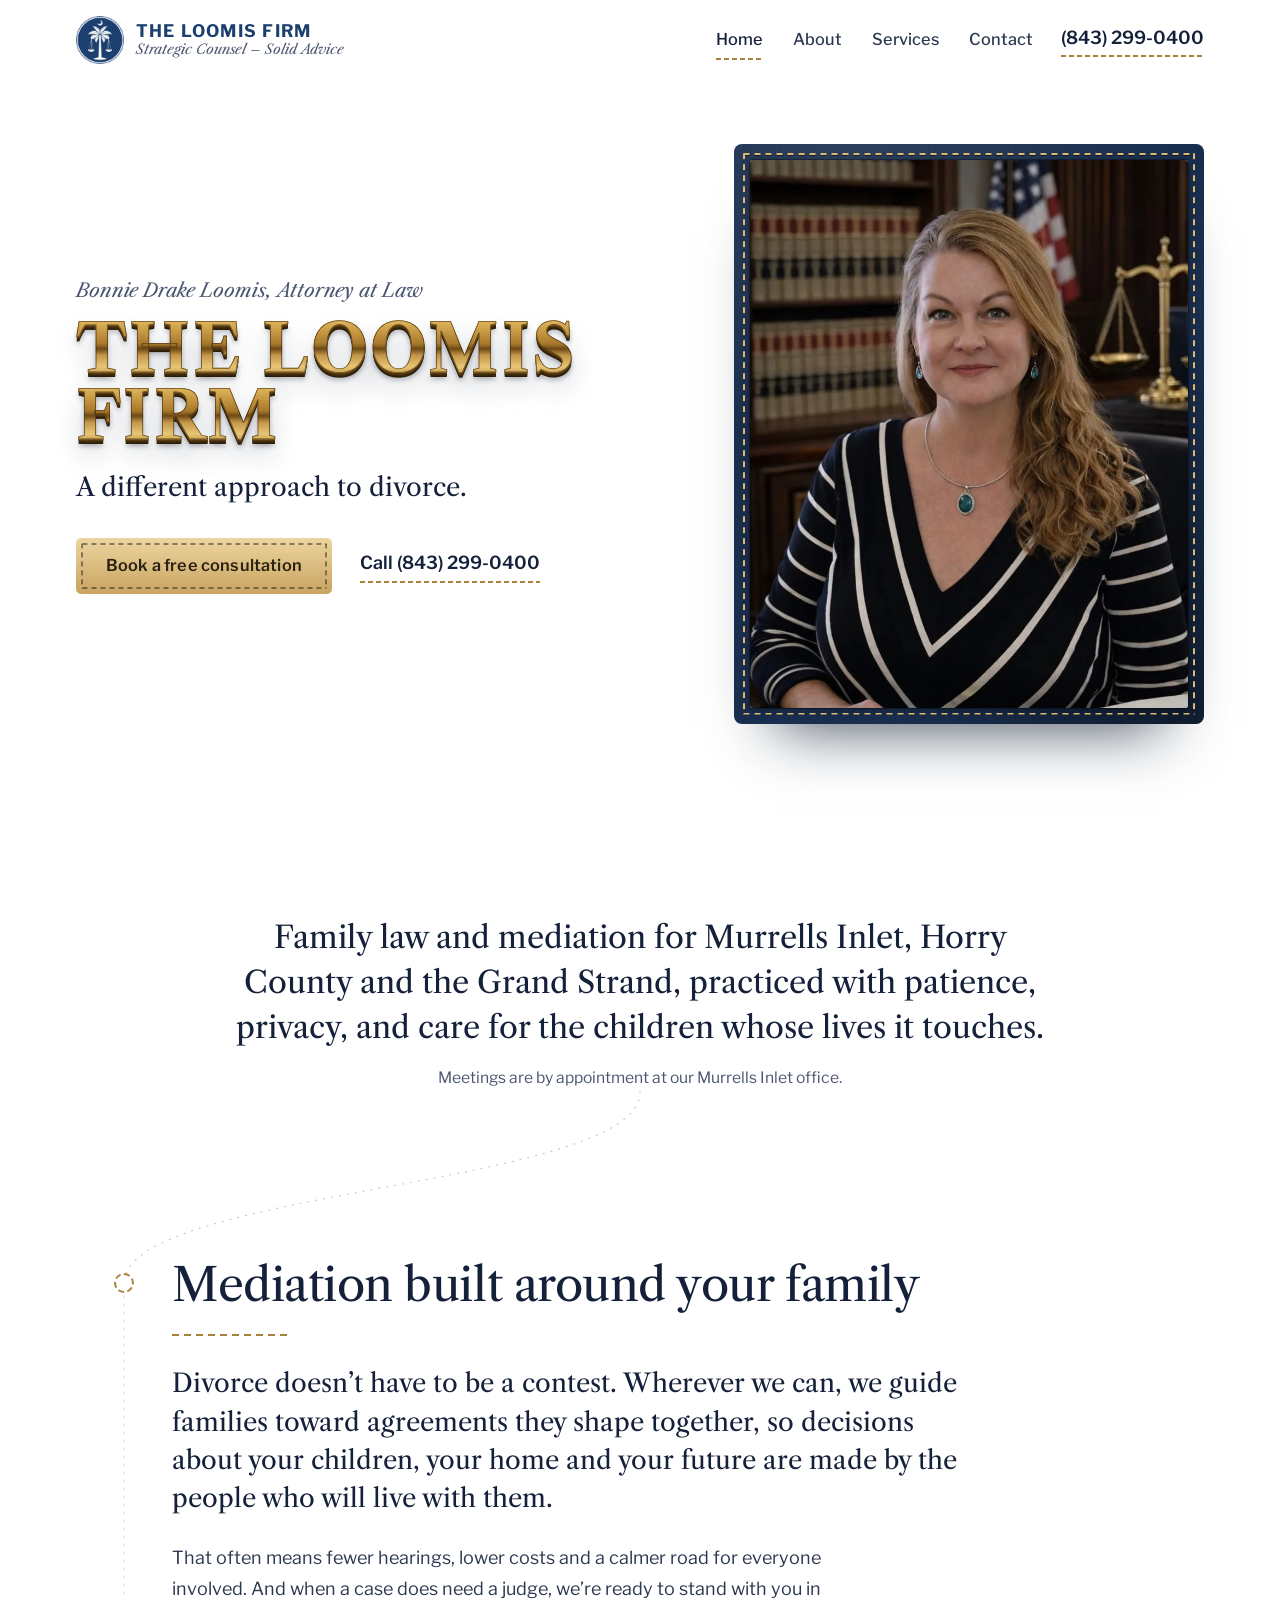
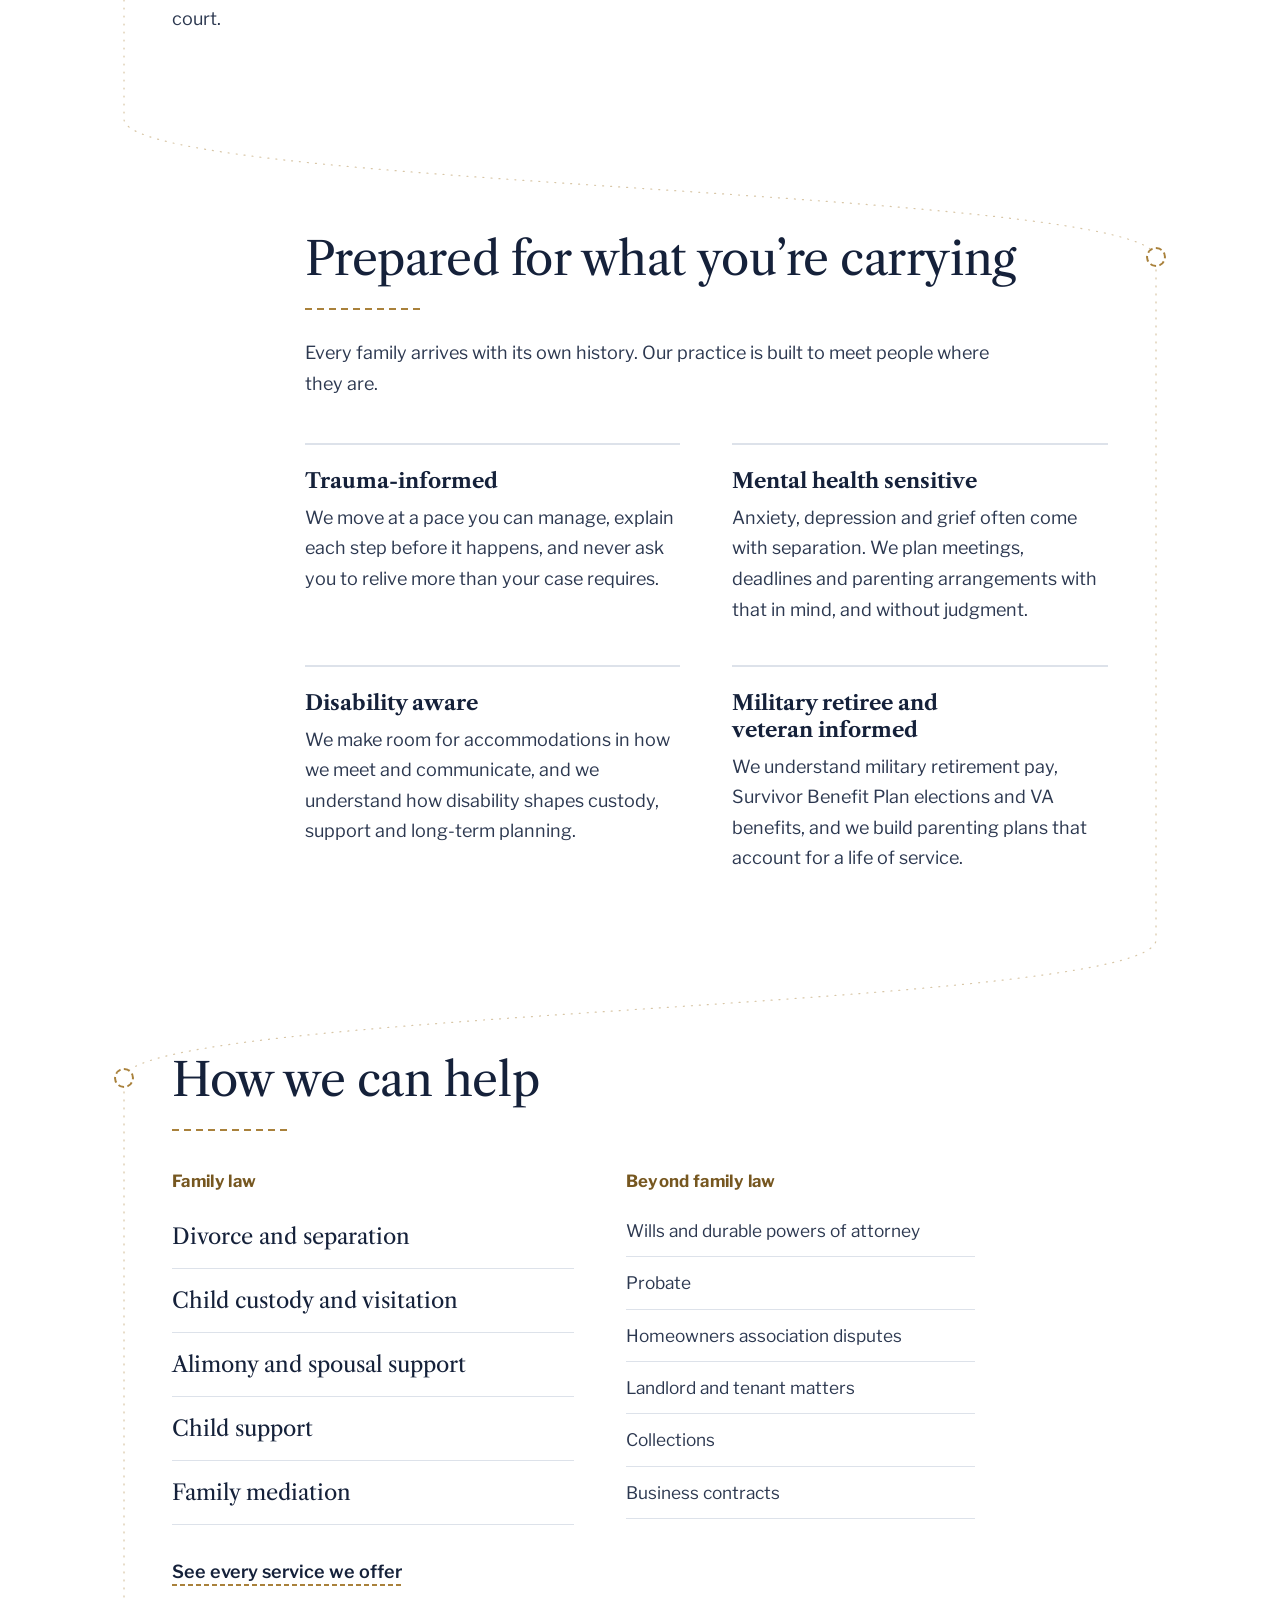
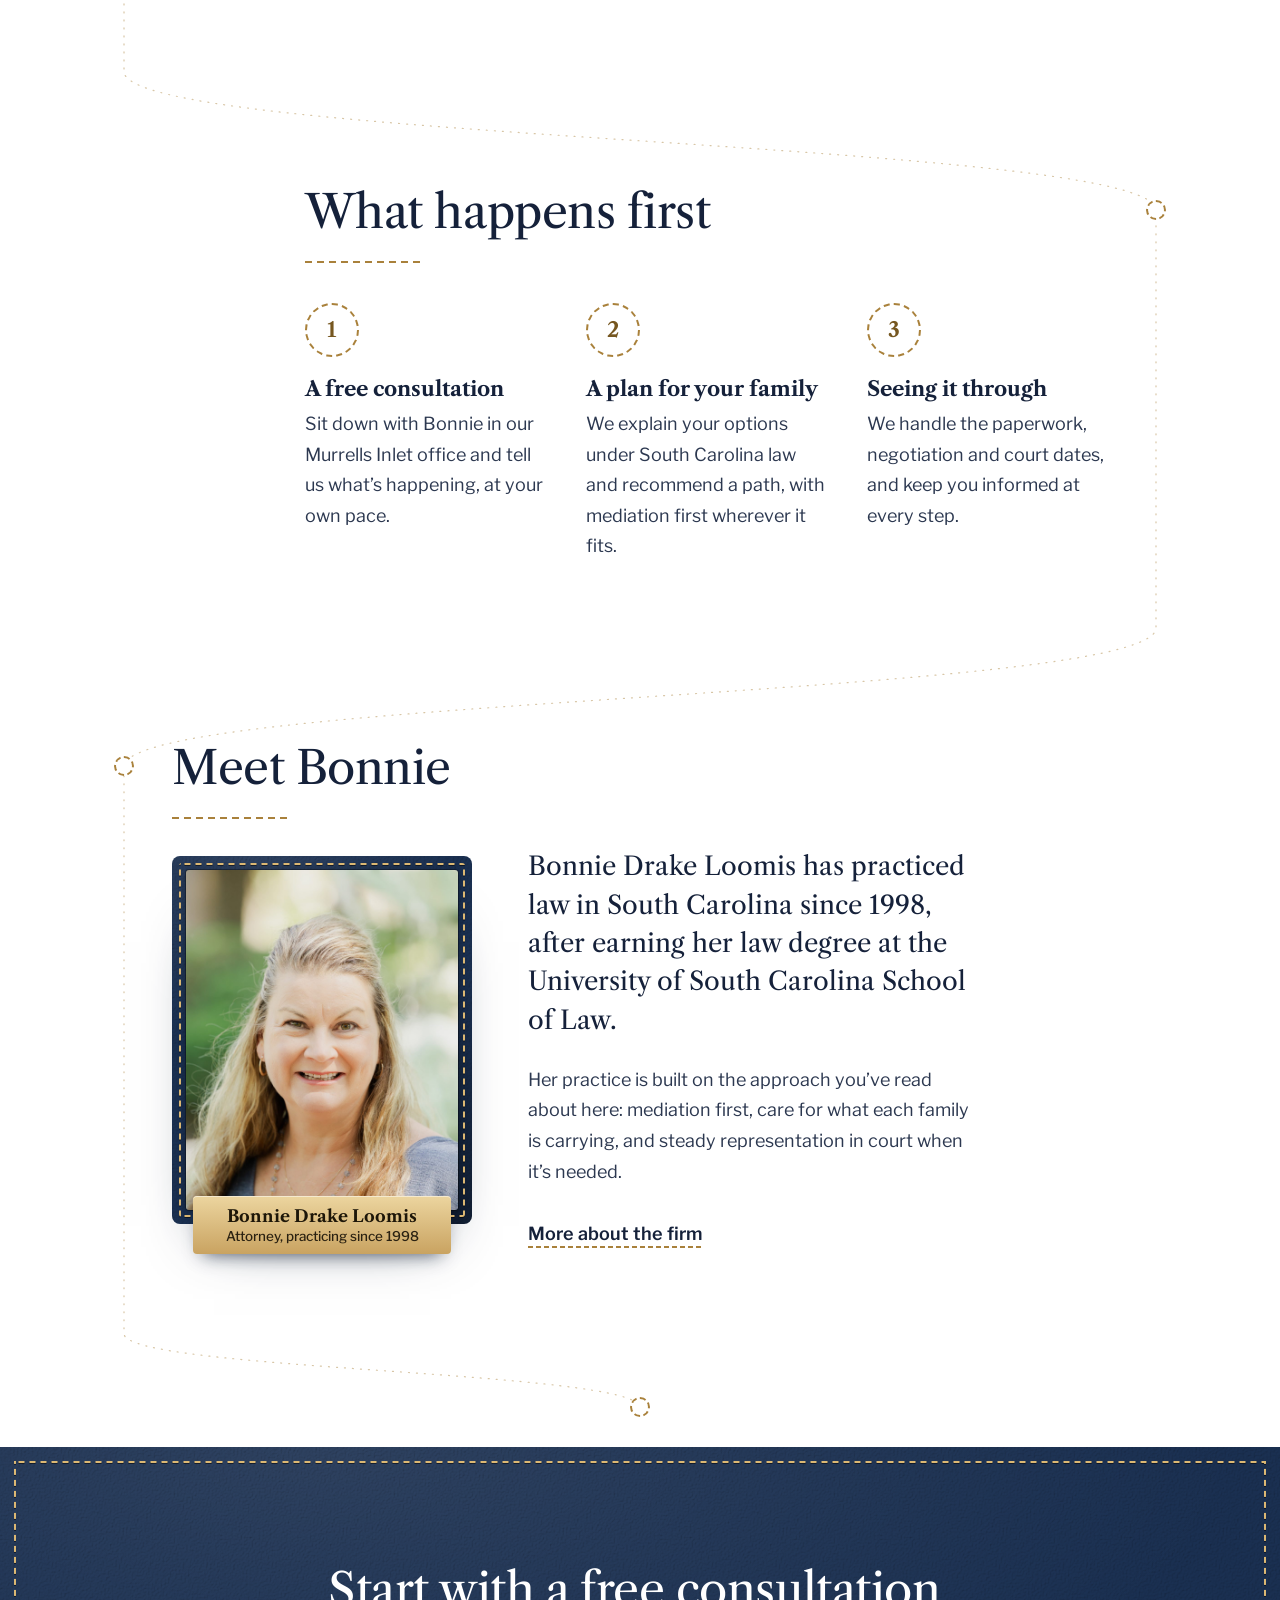
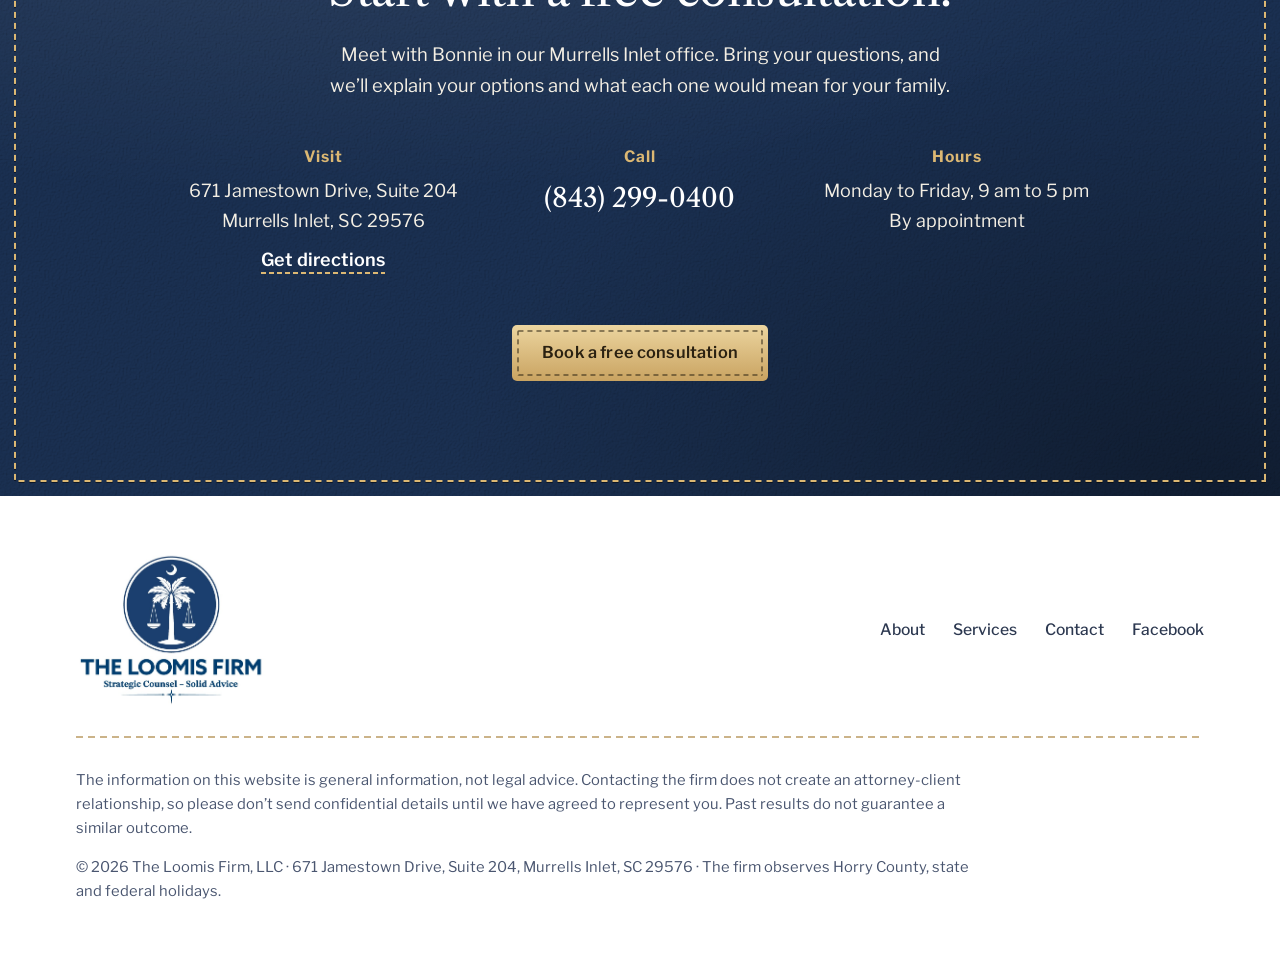
<file: index.html>
<!doctype html>
<html lang="en">
<head>
  <meta charset="utf-8">
  <meta name="viewport" content="width=device-width, initial-scale=1, viewport-fit=cover">
  <title>The Loomis Firm | Family Law in Murrells Inlet, SC</title>
  <meta name="description" content="A different approach to divorce. Family law and mediation in Murrells Inlet, SC: trauma-informed, family-centered, disability-aware and veteran-informed. Free consultations.">
  <link rel="canonical" href="https://lawyerloomis.com/">
  <link rel="icon" href="images/favicon.png" type="image/png">
  <link rel="preconnect" href="https://fonts.googleapis.com">
  <link rel="preconnect" href="https://fonts.gstatic.com" crossorigin>
  <link href="https://fonts.googleapis.com/css2?family=Libre+Caslon+Text:ital,wght@0,400;0,700;1,400&family=Libre+Franklin:wght@400;500;600;700&display=swap" rel="stylesheet">
  <link rel="stylesheet" href="css/style.css">
  <script>document.documentElement.classList.add('js')</script>
</head>
<body data-page="home">
<a class="skip" href="#main">Skip to content</a>

<header class="site-header">
  <div class="wrap header-inner">
    <a class="brand" href="./" aria-label="The Loomis Firm, home">
      <img src="images/emblem.png" width="48" height="48" alt="">
      <span class="brand-text">
        <span class="brand-name">The Loomis Firm</span>
        <span class="brand-tag">Strategic Counsel &ndash; Solid Advice</span>
      </span>
    </a>
    <nav class="nav" id="site-nav" aria-label="Main">
      <a href="./" aria-current="page">Home</a>
      <a href="about/">About</a>
      <a href="services/">Services</a>
      <a href="contact/">Contact</a>
      <a class="nav-call" href="tel:+18432990400">Call (843) 299-0400</a>
    </nav>
    <a class="header-call link-gold" href="tel:+18432990400">(843) 299-0400</a>
    <button class="menu-toggle" type="button" aria-expanded="false" aria-controls="site-nav"><span></span>Menu</button>
  </div>
</header>

<main id="main">
  <div id="motd" class="motd-slot" hidden></div>

  <section class="hero2" aria-labelledby="hero-title">
    <div class="wrap hero2-grid">
      <div class="hero2-copy leather stitched">
        <p class="poster-kicker" data-edit="home/bonnie-drake-loomis-attorney-at-law">Bonnie Drake Loomis, Attorney at Law</p>
        <h1 class="metal" id="hero-title" data-text="The Loomis Firm"><span>The Loomis Firm</span></h1>
        <p class="poster-tagline" data-edit="home/a-different-approach-to-divorce">A different approach to divorce.</p>
        <div class="poster-actions">
          <a class="btn btn-brass stitched" href="contact/">Book a free consultation</a>
          <a class="link-gold on-dark" href="tel:+18432990400">Call (843) 299-0400</a>
        </div>
      </div>
      <figure class="hero2-photo">
        <div class="folio leather stitched">
          <img src="images/hero-bonnie.jpg" width="800" height="1200" alt="Attorney Bonnie Drake Loomis at her desk in her law office">
        </div>
      </figure>
    </div>
  </section>

  <section class="intro" aria-label="About the practice">
    <div class="wrap">
      <p class="intro-lede" data-edit="home/family-law-and-mediation-for-murrells-in">Family law and mediation for Murrells Inlet, Horry County and the Grand Strand, practiced with patience, privacy, and care for the children whose lives it touches.</p>
      <p class="hero-note" data-edit="home/meetings-are-by-appointment-at-our-murre">Meetings are by appointment at our Murrells Inlet office.</p>
    </div>
  </section>

  <section class="updates" data-slot="home" data-limit="6" hidden aria-labelledby="h-updates">
    <div class="wrap">
      <div class="updates-head">
        <h2 id="h-updates" data-edit="home/news-from-the-firm">News from the firm</h2>
        <a class="link-gold" data-all href="blog/" hidden>See all posts</a>
      </div>
      <div class="post-list" data-posts></div>
    </div>
  </section>

  <div class="story">
    <svg class="thread" aria-hidden="true" focusable="false">
      <defs>
        <linearGradient id="needleGrad" x1="0" y1="-2" x2="0" y2="2" gradientUnits="userSpaceOnUse">
          <stop offset="0" stop-color="#f1f2f4"/><stop offset=".5" stop-color="#9aa1aa"/><stop offset="1" stop-color="#5a6069"/>
        </linearGradient>
        <mask id="threadMask" maskUnits="userSpaceOnUse" x="0" y="0" width="100" height="100"><path class="thread-mask"/></mask>
      </defs>
      <path class="thread-guide"/>
      <path class="thread-line" mask="url(#threadMask)"/>
      <g class="needle" style="opacity:0">
        <path class="needle-body" d="M-3 -1.8L28 -.6Q33 0 28 .6L-3 1.8Q-6 0 -3 -1.8Z"/>
        <ellipse class="needle-eye" cx="1" cy="0" rx="2.8" ry=".7"/>
      </g>
    </svg>

    <section class="chapter" data-side="left" id="approach" aria-labelledby="h-approach">
      <span class="knot" aria-hidden="true"></span>
      <div class="chapter-body">
        <h2 class="rv" id="h-approach" data-edit="home/mediation-built-around-your-family">Mediation built around your family</h2>
        <div class="stitch-rule rv" style="--i:1"></div>
        <p class="lead rv" style="--i:2" data-edit="home/divorce-doesn-t-have-to-be-a-contest-whe">Divorce doesn&rsquo;t have to be a contest. Wherever we can, we guide families toward agreements they shape together, so decisions about your children, your home and your future are made by the people who will live with them.</p>
        <p class="rv" style="--i:3" data-edit="home/that-often-means-fewer-hearings-lower-co">That often means fewer hearings, lower costs and a calmer road for everyone involved. And when a case does need a judge, we&rsquo;re ready to stand with you in court.</p>
      </div>
    </section>

    <section class="chapter" data-side="right" id="informed" aria-labelledby="h-informed">
      <span class="knot" aria-hidden="true"></span>
      <div class="chapter-body">
        <h2 class="rv" id="h-informed" data-edit="home/prepared-for-what-you-re-carrying">Prepared for what you&rsquo;re carrying</h2>
        <div class="stitch-rule rv" style="--i:1"></div>
        <p class="rv" style="--i:2" data-edit="home/every-family-arrives-with-its-own-histor">Every family arrives with its own history. Our practice is built to meet people where they are.</p>
        <div class="informed">
          <article class="rv" style="--i:3">
            <h3 data-edit="home/trauma-informed">Trauma-informed</h3>
            <p data-edit="home/we-move-at-a-pace-you-can-manage-explain">We move at a pace you can manage, explain each step before it happens, and never ask you to relive more than your case requires.</p>
          </article>
          <article class="rv" style="--i:4">
            <h3 data-edit="home/mental-health-sensitive">Mental health sensitive</h3>
            <p data-edit="home/anxiety-depression-and-grief-often-come">Anxiety, depression and grief often come with separation. We plan meetings, deadlines and parenting arrangements with that in mind, and without judgment.</p>
          </article>
          <article class="rv" style="--i:5">
            <h3 data-edit="home/disability-aware">Disability aware</h3>
            <p data-edit="home/we-make-room-for-accommodations-in-how-w">We make room for accommodations in how we meet and communicate, and we understand how disability shapes custody, support and long-term planning.</p>
          </article>
          <article class="rv" style="--i:6">
            <h3 data-edit="home/military-retiree-and-veteran-informed">Military retiree and veteran informed</h3>
            <p data-edit="home/we-understand-military-retirement-pay-su">We understand military retirement pay, Survivor Benefit Plan elections and VA benefits, and we build parenting plans that account for a life of service.</p>
          </article>
        </div>
      </div>
    </section>

    <section class="chapter" data-side="left" id="help" aria-labelledby="h-help">
      <span class="knot" aria-hidden="true"></span>
      <div class="chapter-body">
        <h2 class="rv" id="h-help" data-edit="home/how-we-can-help">How we can help</h2>
        <div class="stitch-rule rv" style="--i:1"></div>
        <div class="practice">
          <div class="rv" style="--i:2">
            <h3 data-edit="home/family-law">Family law</h3>
            <ul class="plist">
              <li data-edit="home/divorce-and-separation">Divorce and separation</li>
              <li data-edit="home/child-custody-and-visitation">Child custody and visitation</li>
              <li data-edit="home/alimony-and-spousal-support">Alimony and spousal support</li>
              <li data-edit="home/child-support">Child support</li>
              <li data-edit="home/family-mediation">Family mediation</li>
            </ul>
          </div>
          <div class="rv" style="--i:3">
            <h3 data-edit="home/beyond-family-law">Beyond family law</h3>
            <ul class="plist small">
              <li data-edit="home/wills-and-durable-powers-of-attorney">Wills and durable powers of attorney</li>
              <li data-edit="home/probate">Probate</li>
              <li data-edit="home/homeowners-association-disputes">Homeowners association disputes</li>
              <li data-edit="home/landlord-and-tenant-matters">Landlord and tenant matters</li>
              <li data-edit="home/collections">Collections</li>
              <li data-edit="home/business-contracts">Business contracts</li>
            </ul>
          </div>
        </div>
        <p class="chapter-more rv" style="--i:4"><a class="link-gold" href="services/">See every service we offer</a></p>
      </div>
    </section>

    <section class="chapter" data-side="right" id="first-steps" aria-labelledby="h-steps">
      <span class="knot" aria-hidden="true"></span>
      <div class="chapter-body">
        <h2 class="rv" id="h-steps" data-edit="home/what-happens-first">What happens first</h2>
        <div class="stitch-rule rv" style="--i:1"></div>
        <ol class="steps">
          <li class="rv" style="--i:2">
            <h3 data-edit="home/a-free-consultation">A free consultation</h3>
            <p data-edit="home/sit-down-with-bonnie-in-our-murrells-inl">Sit down with Bonnie in our Murrells Inlet office and tell us what&rsquo;s happening, at your own pace.</p>
          </li>
          <li class="rv" style="--i:3">
            <h3 data-edit="home/a-plan-for-your-family">A plan for your family</h3>
            <p data-edit="home/we-explain-your-options-under-south-caro">We explain your options under South Carolina law and recommend a path, with mediation first wherever it fits.</p>
          </li>
          <li class="rv" style="--i:4">
            <h3 data-edit="home/seeing-it-through">Seeing it through</h3>
            <p data-edit="home/we-handle-the-paperwork-negotiation-and">We handle the paperwork, negotiation and court dates, and keep you informed at every step.</p>
          </li>
        </ol>
      </div>
    </section>

    <section class="chapter" data-side="left" id="meet" aria-labelledby="h-meet">
      <span class="knot" aria-hidden="true"></span>
      <div class="chapter-body">
        <h2 class="rv" id="h-meet" data-edit="home/meet-bonnie">Meet Bonnie</h2>
        <div class="stitch-rule rv" style="--i:1"></div>
        <div class="meet-grid">
          <figure class="meet-portrait rv" style="--i:2">
            <div class="folio leather stitched">
              <img src="images/bonnie-portrait.jpg" width="1200" height="1500" loading="lazy" alt="Portrait of attorney Bonnie Drake Loomis, smiling, outdoors">
            </div>
            <figcaption class="nameplate">
              <strong>Bonnie Drake Loomis</strong>
              <span>Attorney, practicing since 1998</span>
            </figcaption>
          </figure>
          <div>
            <p class="lead rv" style="--i:3" data-edit="home/bonnie-drake-loomis-has-practiced-law-in">Bonnie Drake Loomis has practiced law in South Carolina since 1998, after earning her law degree at the University of South Carolina School of Law.</p>
            <p class="rv" style="--i:4" data-edit="home/her-practice-is-built-on-the-approach-yo">Her practice is built on the approach you&rsquo;ve read about here: mediation first, care for what each family is carrying, and steady representation in court when it&rsquo;s needed.</p>
            <p class="chapter-more rv" style="--i:5"><a class="link-gold" href="about/">More about the firm</a></p>
          </div>
        </div>
      </div>
    </section>

    <div class="tie" aria-hidden="true"><span class="knot"></span></div>
  </div>

  <section class="closing leather stitched" aria-labelledby="h-closing">
    <div class="wrap closing-inner">
      <h2 id="h-closing" data-edit="closing/start-with-a-free-consultation">Start with a free consultation.</h2>
      <p class="closing-lede" data-edit="closing/meet-with-bonnie-in-our-murrells-inlet-o">Meet with Bonnie in our Murrells Inlet office. Bring your questions, and we&rsquo;ll explain your options and what each one would mean for your family.</p>
      <div class="closing-grid">
        <div>
          <h3 data-edit="closing/visit">Visit</h3>
          <address data-edit="closing/671-jamestown-drive-suite-204-murrells-i">671 Jamestown Drive, Suite 204<br>Murrells Inlet, SC 29576</address>
          <a class="link-gold" href="https://www.google.com/maps/search/?api=1&amp;query=671+Jamestown+Drive+Suite+204+Murrells+Inlet+SC+29576" target="_blank" rel="noopener">Get directions</a>
        </div>
        <div>
          <h3 data-edit="closing/call">Call</h3>
          <a class="big" href="tel:+18432990400">(843) 299-0400</a>
        </div>
        <div>
          <h3 data-edit="closing/hours">Hours</h3>
          <p data-edit="closing/monday-to-friday-9-am-to-5-pm-by-appoint">Monday to Friday, 9 am to 5 pm<br>By appointment</p>
        </div>
      </div>
      <a class="btn btn-brass stitched" href="contact/">Book a free consultation</a>
    </div>
  </section>

</main>

<footer class="site-footer">
  <div class="wrap">
    <div class="footer-top">
      <a href="./" aria-label="The Loomis Firm, home"><img class="footer-logo" src="images/logo-full.jpg" width="790" height="646" alt="The Loomis Firm: Strategic Counsel, Solid Advice"></a>
      <nav class="footer-nav" aria-label="Footer">
        <a href="about/">About</a>
        <a href="services/">Services</a>
        <a href="contact/">Contact</a>
        <a href="https://www.facebook.com/1001602969697859" target="_blank" rel="noopener">Facebook</a>
      </nav>
    </div>
    <p class="disclaimer">The information on this website is general information, not legal advice. Contacting the firm does not create an attorney-client relationship, so please don&rsquo;t send confidential details until we have agreed to represent you. Past results do not guarantee a similar outcome.</p>
    <p class="disclaimer">&copy; 2026 The Loomis Firm, LLC &middot; 671 Jamestown Drive, Suite 204, Murrells Inlet, SC 29576 &middot; The firm observes Horry County, state and federal holidays.</p>
  </div>
</footer>

<script src="js/main.js"></script>
<script type="module" src="js/site.js"></script>
</body>
</html>
</file>
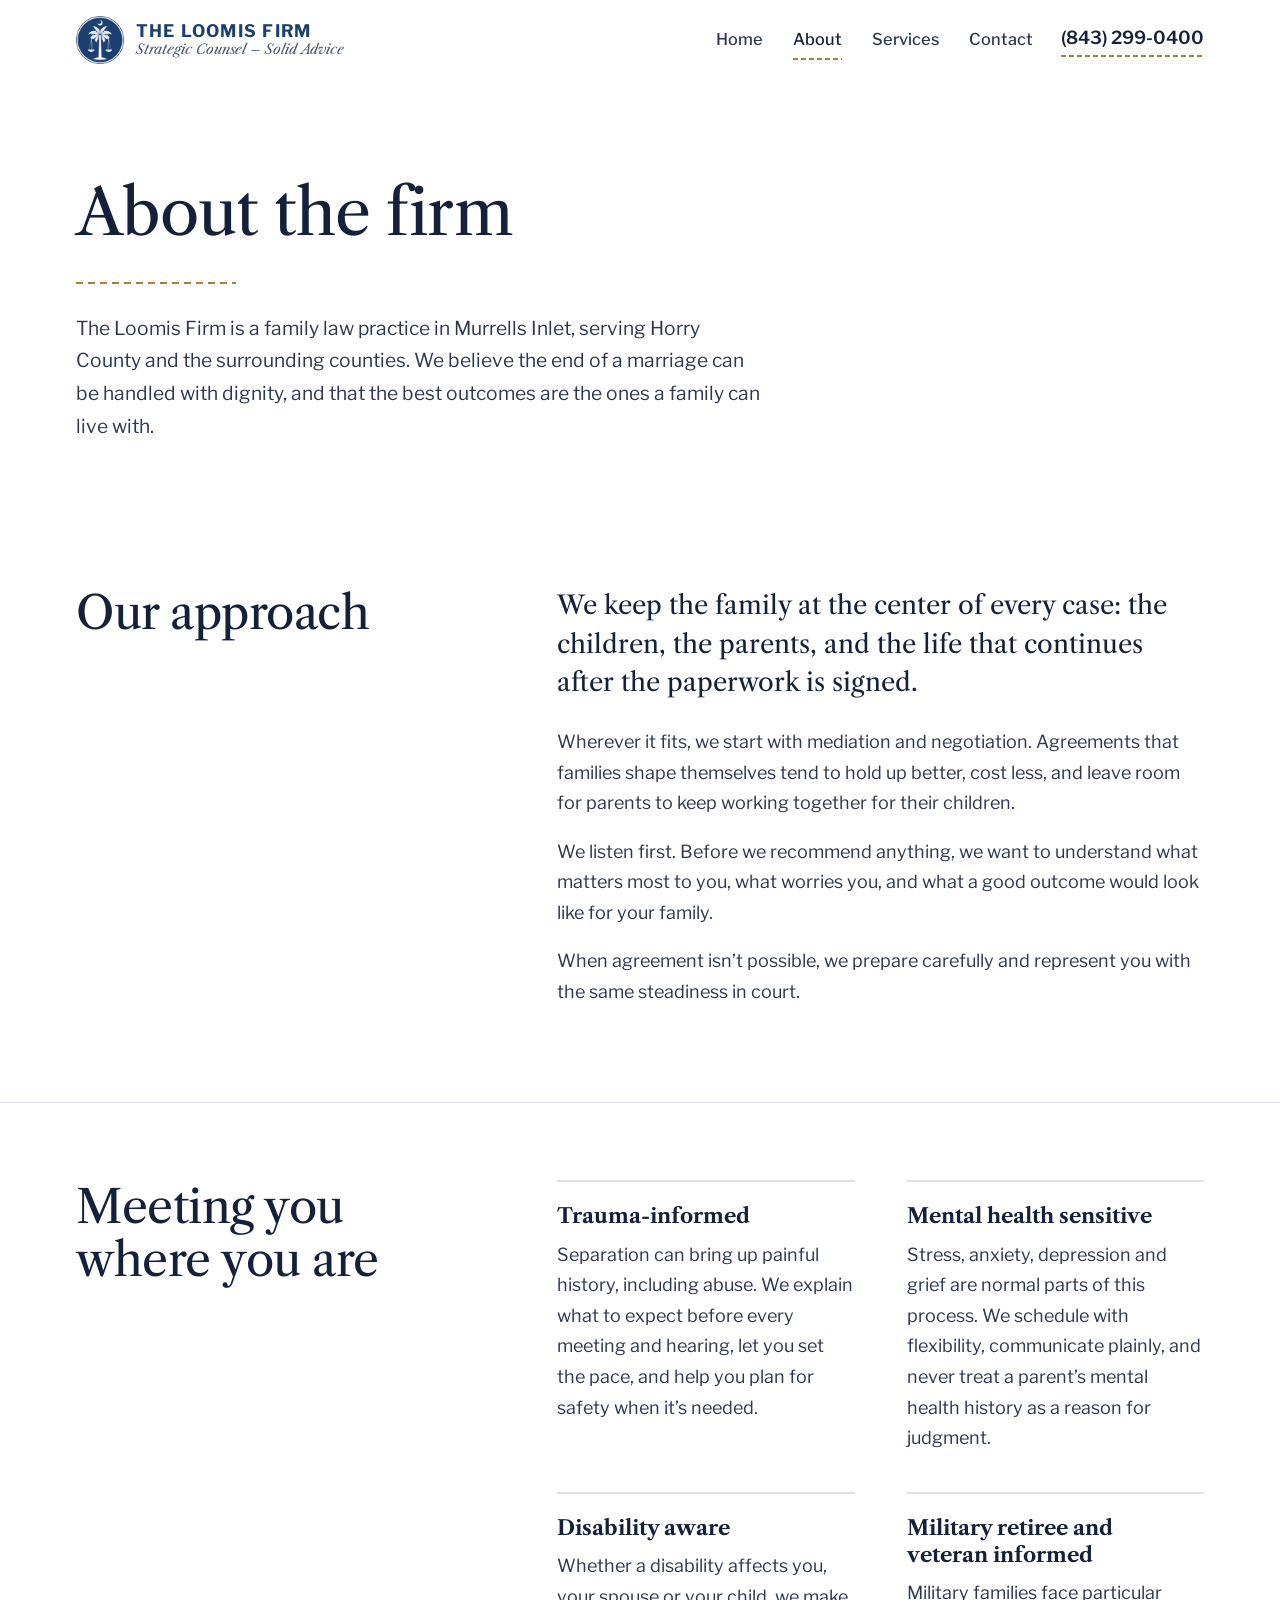
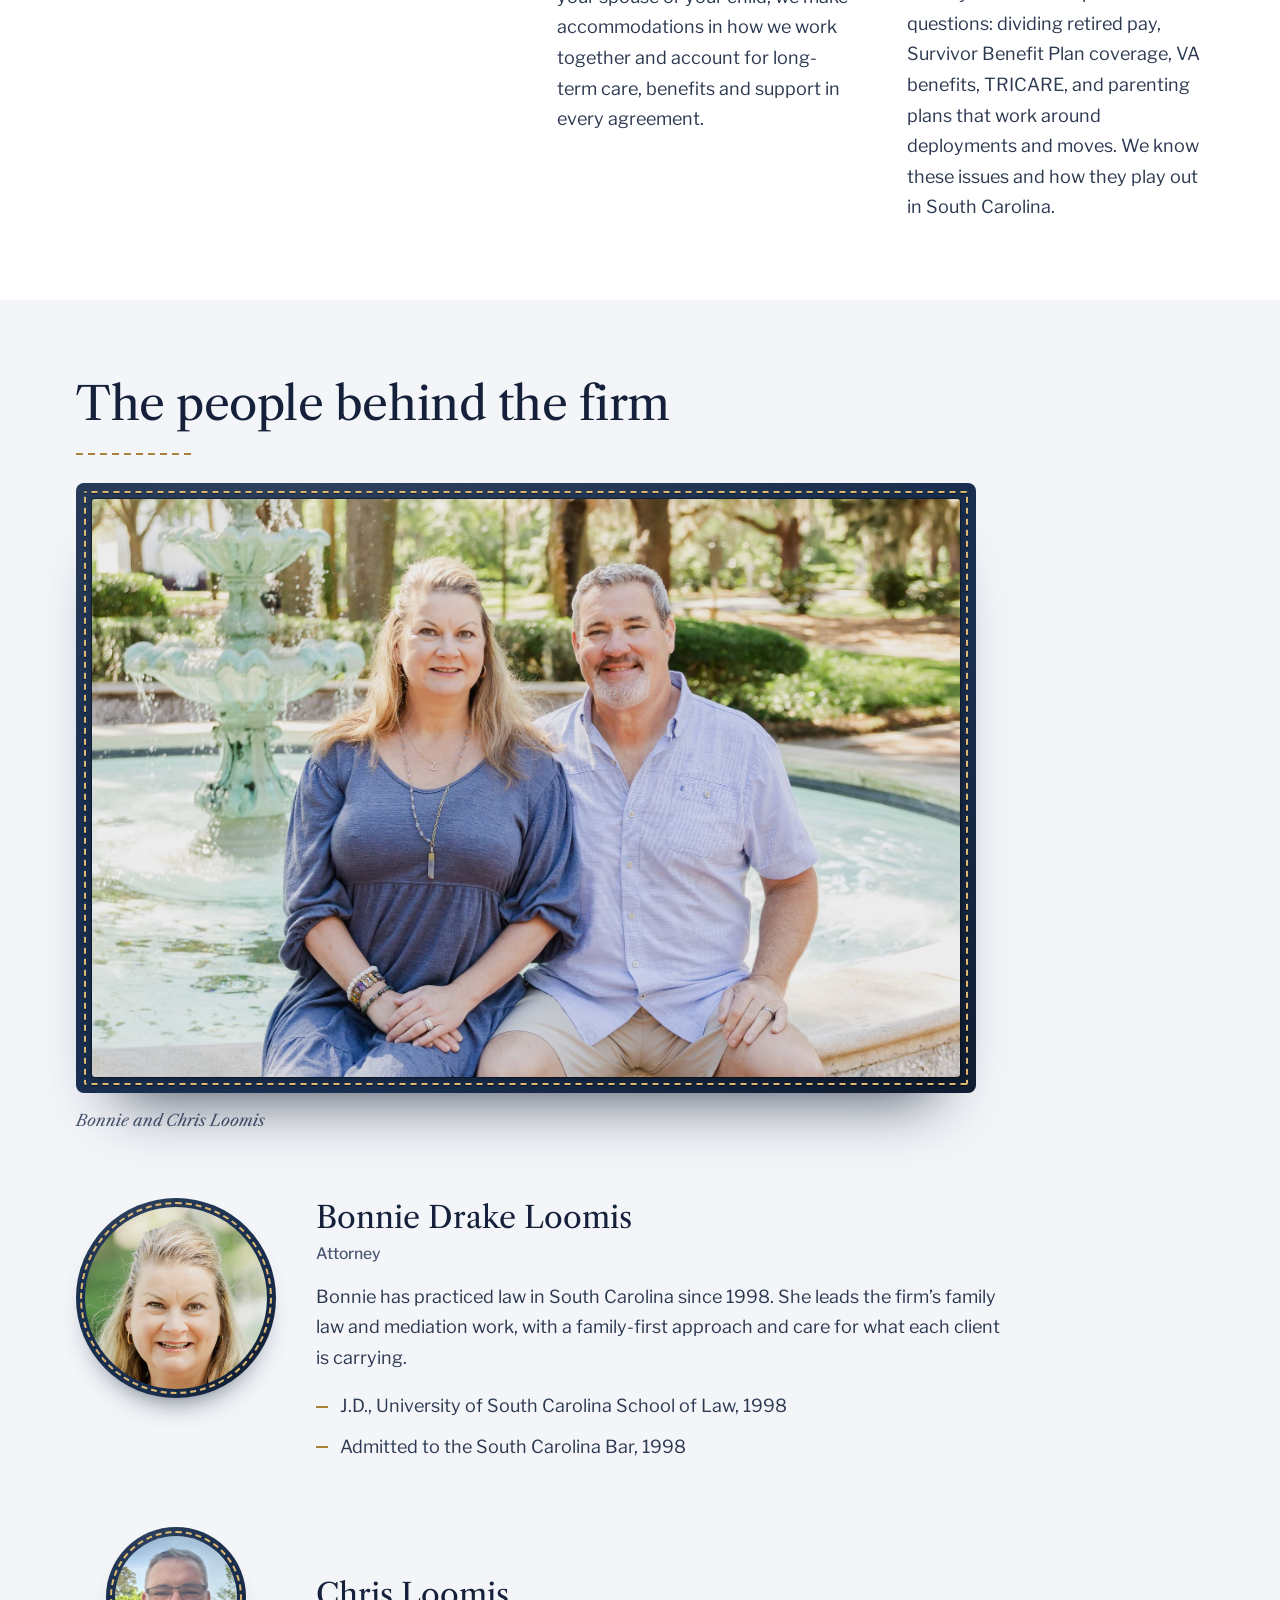
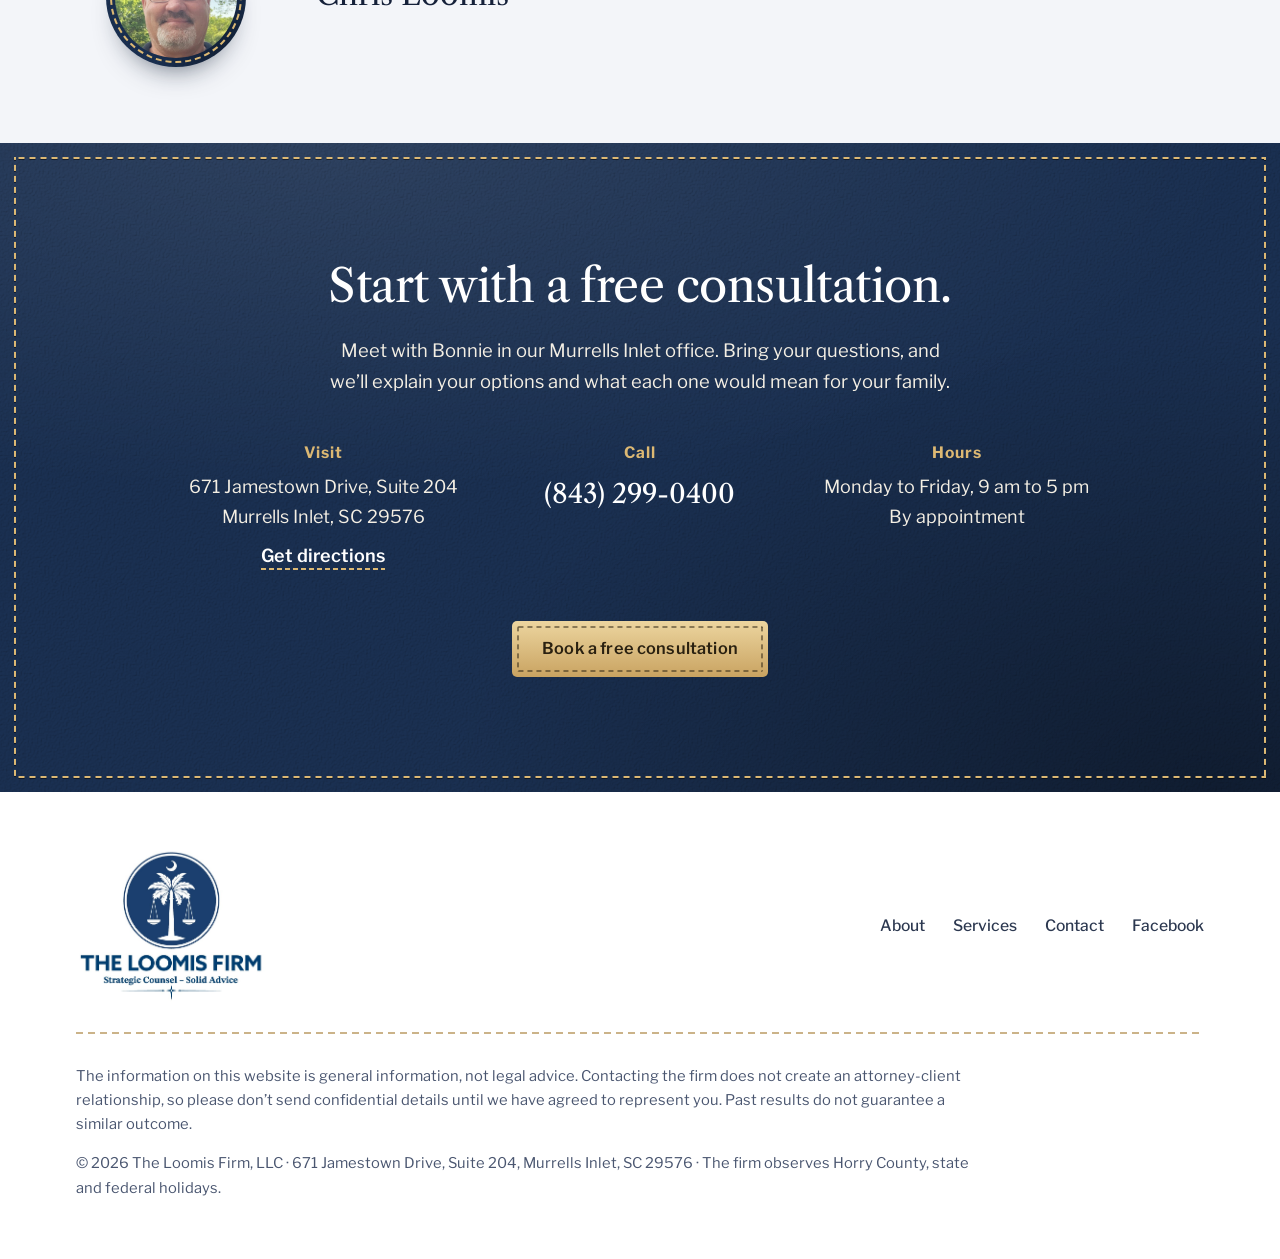
<file: about/index.html>
<!doctype html>
<html lang="en">
<head>
  <meta charset="utf-8">
  <meta name="viewport" content="width=device-width, initial-scale=1, viewport-fit=cover">
  <title>About | The Loomis Firm</title>
  <meta name="description" content="Meet Bonnie Drake Loomis and the team at The Loomis Firm in Murrells Inlet, SC: family-centered, trauma-informed, disability-aware and veteran-informed family law.">
  <link rel="canonical" href="https://lawyerloomis.com/about/">
  <link rel="icon" href="../images/favicon.png" type="image/png">
  <link rel="preconnect" href="https://fonts.googleapis.com">
  <link rel="preconnect" href="https://fonts.gstatic.com" crossorigin>
  <link href="https://fonts.googleapis.com/css2?family=Libre+Caslon+Text:ital,wght@0,400;0,700;1,400&family=Libre+Franklin:wght@400;500;600;700&display=swap" rel="stylesheet">
  <link rel="stylesheet" href="../css/style.css">
  <script>document.documentElement.classList.add('js')</script>
</head>
<body data-page="about">
<a class="skip" href="#main">Skip to content</a>

<header class="site-header">
  <div class="wrap header-inner">
    <a class="brand" href="../" aria-label="The Loomis Firm, home">
      <img src="../images/emblem.png" width="48" height="48" alt="">
      <span class="brand-text">
        <span class="brand-name">The Loomis Firm</span>
        <span class="brand-tag">Strategic Counsel &ndash; Solid Advice</span>
      </span>
    </a>
    <nav class="nav" id="site-nav" aria-label="Main">
      <a href="../">Home</a>
      <a href="../about/" aria-current="page">About</a>
      <a href="../services/">Services</a>
      <a href="../contact/">Contact</a>
      <a class="nav-call" href="tel:+18432990400">Call (843) 299-0400</a>
    </nav>
    <a class="header-call link-gold" href="tel:+18432990400">(843) 299-0400</a>
    <button class="menu-toggle" type="button" aria-expanded="false" aria-controls="site-nav"><span></span>Menu</button>
  </div>
</header>

<main id="main">
  <div id="motd" class="motd-slot" hidden></div>

  <section class="page-head">
    <div class="wrap">
      <h1 data-edit="about/about-the-firm">About the firm</h1>
      <div class="stitch-rule"></div>
      <p class="lede" data-edit="about/the-loomis-firm-is-a-family-law-practice">The Loomis Firm is a family law practice in Murrells Inlet, serving Horry County and the surrounding counties. We believe the end of a marriage can be handled with dignity, and that the best outcomes are the ones a family can live with.</p>
    </div>
  </section>

  <section class="updates tinted" data-slot="about" hidden aria-labelledby="h-about-news">
    <div class="wrap">
      <div class="updates-head"><h2 id="h-about-news" data-edit="about/from-the-office">From the office</h2></div>
      <div class="post-list" data-posts></div>
    </div>
  </section>

  <section class="section" aria-labelledby="h-approach">
    <div class="wrap split">
      <div><h2 id="h-approach" data-edit="about/our-approach">Our approach</h2></div>
      <div class="prose">
        <p class="lead" data-edit="about/we-keep-the-family-at-the-center-of-ever">We keep the family at the center of every case: the children, the parents, and the life that continues after the paperwork is signed.</p>
        <p data-edit="about/wherever-it-fits-we-start-with-mediation">Wherever it fits, we start with mediation and negotiation. Agreements that families shape themselves tend to hold up better, cost less, and leave room for parents to keep working together for their children.</p>
        <p data-edit="about/we-listen-first-before-we-recommend-anyt">We listen first. Before we recommend anything, we want to understand what matters most to you, what worries you, and what a good outcome would look like for your family.</p>
        <p data-edit="about/when-agreement-isn-t-possible-we-prepare">When agreement isn&rsquo;t possible, we prepare carefully and represent you with the same steadiness in court.</p>
      </div>
    </div>
  </section>

  <section class="section" aria-labelledby="h-where">
    <div class="wrap split">
      <div><h2 id="h-where" data-edit="about/meeting-you-where-you-are">Meeting you where you are</h2></div>
      <div class="svc">
        <article>
          <h3 data-edit="about/trauma-informed">Trauma-informed</h3>
          <p data-edit="about/separation-can-bring-up-painful-history">Separation can bring up painful history, including abuse. We explain what to expect before every meeting and hearing, let you set the pace, and help you plan for safety when it&rsquo;s needed.</p>
        </article>
        <article>
          <h3 data-edit="about/mental-health-sensitive">Mental health sensitive</h3>
          <p data-edit="about/stress-anxiety-depression-and-grief-are">Stress, anxiety, depression and grief are normal parts of this process. We schedule with flexibility, communicate plainly, and never treat a parent&rsquo;s mental health history as a reason for judgment.</p>
        </article>
        <article>
          <h3 data-edit="about/disability-aware">Disability aware</h3>
          <p data-edit="about/whether-a-disability-affects-you-your-sp">Whether a disability affects you, your spouse or your child, we make accommodations in how we work together and account for long-term care, benefits and support in every agreement.</p>
        </article>
        <article>
          <h3 data-edit="about/military-retiree-and-veteran-informed">Military retiree and veteran informed</h3>
          <p data-edit="about/military-families-face-particular-questi">Military families face particular questions: dividing retired pay, Survivor Benefit Plan coverage, VA benefits, TRICARE, and parenting plans that work around deployments and moves. We know these issues and how they play out in South Carolina.</p>
        </article>
      </div>
    </div>
  </section>

  <section class="section tinted" id="team" aria-labelledby="h-team">
    <div class="wrap">
      <h2 id="h-team" data-edit="about/the-people-behind-the-firm">The people behind the firm</h2>
      <div class="stitch-rule"></div>
      <figure class="team-photo">
        <div class="folio wide leather stitched">
          <img src="../images/bonnie-chris.jpg" width="2000" height="1333" loading="lazy" alt="Bonnie and Chris Loomis seated together at a fountain under live oaks">
        </div>
        <figcaption data-edit="about/bonnie-and-chris-loomis">Bonnie and Chris Loomis</figcaption>
      </figure>
      <div class="team-list">
        <article class="member">
          <div class="medallion leather"><img src="../images/bonnie.jpg" alt="Bonnie Drake Loomis"><span class="initials" aria-hidden="true">BL</span></div>
          <div>
            <h3 data-edit="about/bonnie-drake-loomis">Bonnie Drake Loomis</h3>
            <p class="role" data-edit="about/attorney">Attorney</p>
            <p data-edit="about/bonnie-has-practiced-law-in-south-caroli">Bonnie has practiced law in South Carolina since 1998. She leads the firm&rsquo;s family law and mediation work, with a family-first approach and care for what each client is carrying.</p>
            <ul class="creds">
              <li data-edit="about/j-d-university-of-south-carolina-school">J.D., University of South Carolina School of Law, 1998</li>
              <li data-edit="about/admitted-to-the-south-carolina-bar-1998">Admitted to the South Carolina Bar, 1998</li>
              <!-- Add from LinkedIn: undergraduate degree, mediation training, memberships -->
            </ul>
          </div>
        </article>
        <article class="member compact">
          <div class="medallion leather"><img src="../images/chris.jpg" alt="Chris Loomis"><span class="initials" aria-hidden="true">CL</span></div>
          <div>
            <h3 data-edit="about/chris-loomis">Chris Loomis</h3>
            <!-- <p class="role" data-edit="about/chris-s-title">Chris's title</p> -->
            <!-- <p data-edit="about/short-bio-for-chris">Short bio for Chris</p> -->
          </div>
        </article>
      </div>
    </div>
  </section>


  <section class="closing leather stitched" aria-labelledby="h-closing">
    <div class="wrap closing-inner">
      <h2 id="h-closing" data-edit="closing/start-with-a-free-consultation">Start with a free consultation.</h2>
      <p class="closing-lede" data-edit="closing/meet-with-bonnie-in-our-murrells-inlet-o">Meet with Bonnie in our Murrells Inlet office. Bring your questions, and we&rsquo;ll explain your options and what each one would mean for your family.</p>
      <div class="closing-grid">
        <div>
          <h3 data-edit="closing/visit">Visit</h3>
          <address data-edit="closing/671-jamestown-drive-suite-204-murrells-i">671 Jamestown Drive, Suite 204<br>Murrells Inlet, SC 29576</address>
          <a class="link-gold" href="https://www.google.com/maps/search/?api=1&amp;query=671+Jamestown+Drive+Suite+204+Murrells+Inlet+SC+29576" target="_blank" rel="noopener">Get directions</a>
        </div>
        <div>
          <h3 data-edit="closing/call">Call</h3>
          <a class="big" href="tel:+18432990400">(843) 299-0400</a>
        </div>
        <div>
          <h3 data-edit="closing/hours">Hours</h3>
          <p data-edit="closing/monday-to-friday-9-am-to-5-pm-by-appoint">Monday to Friday, 9 am to 5 pm<br>By appointment</p>
        </div>
      </div>
      <a class="btn btn-brass stitched" href="../contact/">Book a free consultation</a>
    </div>
  </section>

</main>

<footer class="site-footer">
  <div class="wrap">
    <div class="footer-top">
      <a href="../" aria-label="The Loomis Firm, home"><img class="footer-logo" src="../images/logo-full.jpg" width="790" height="646" alt="The Loomis Firm: Strategic Counsel, Solid Advice"></a>
      <nav class="footer-nav" aria-label="Footer">
        <a href="../about/">About</a>
        <a href="../services/">Services</a>
        <a href="../contact/">Contact</a>
        <a href="https://www.facebook.com/1001602969697859" target="_blank" rel="noopener">Facebook</a>
      </nav>
    </div>
    <p class="disclaimer">The information on this website is general information, not legal advice. Contacting the firm does not create an attorney-client relationship, so please don&rsquo;t send confidential details until we have agreed to represent you. Past results do not guarantee a similar outcome.</p>
    <p class="disclaimer">&copy; 2026 The Loomis Firm, LLC &middot; 671 Jamestown Drive, Suite 204, Murrells Inlet, SC 29576 &middot; The firm observes Horry County, state and federal holidays.</p>
  </div>
</footer>

<script src="../js/main.js"></script>
<script type="module" src="../js/site.js"></script>
</body>
</html>
</file>
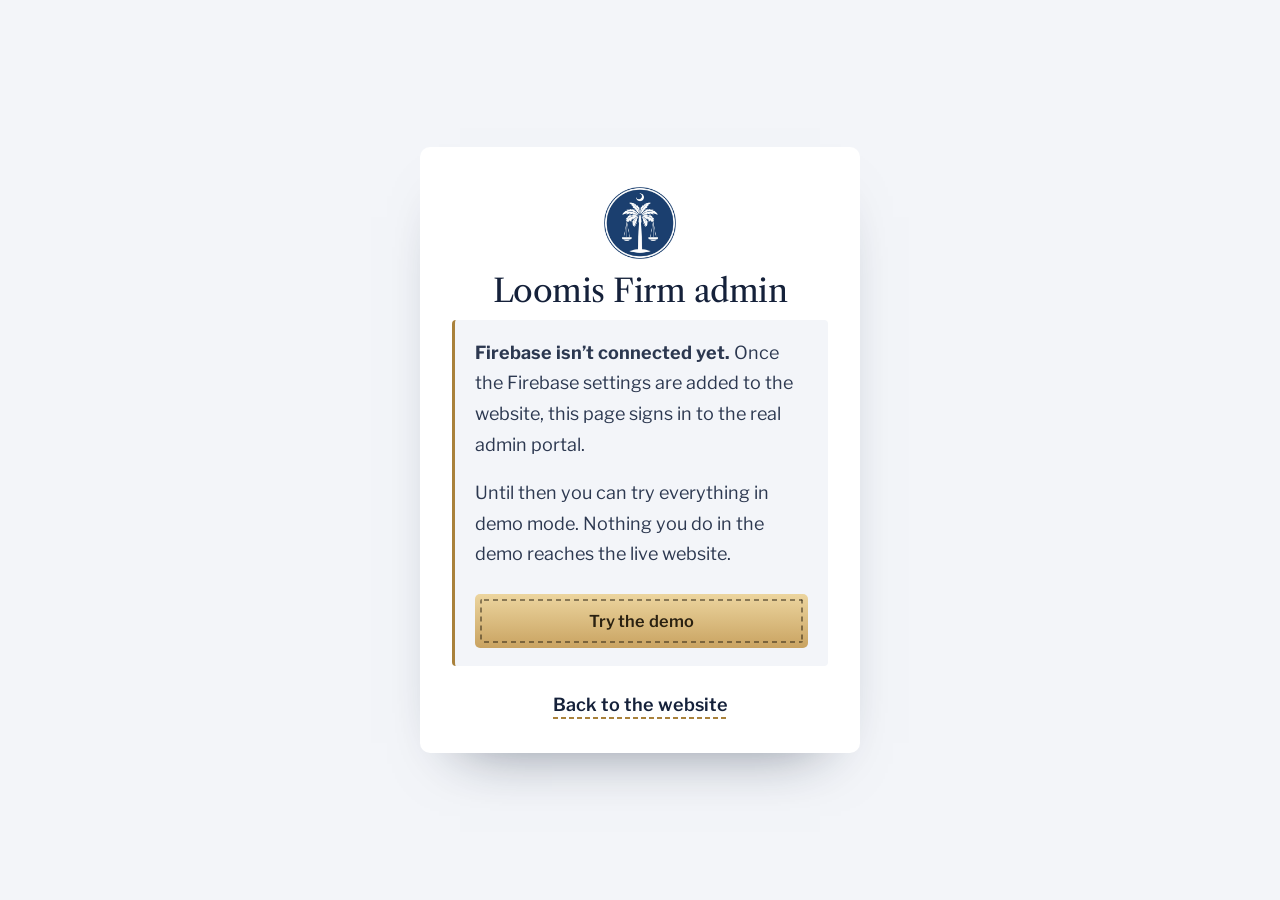
<file: admin/index.html>
<!doctype html>
<html lang="en">
<head>
  <meta charset="utf-8">
  <meta name="viewport" content="width=device-width, initial-scale=1, viewport-fit=cover">
  <title>Admin | The Loomis Firm</title>
  <meta name="robots" content="noindex, nofollow">
  <link rel="icon" href="../images/favicon.png" type="image/png">
  <link rel="preconnect" href="https://fonts.googleapis.com">
  <link rel="preconnect" href="https://fonts.gstatic.com" crossorigin>
  <link href="https://fonts.googleapis.com/css2?family=Libre+Caslon+Text:ital,wght@0,400;0,700;1,400&family=Libre+Franklin:wght@400;500;600;700&display=swap" rel="stylesheet">
  <link rel="stylesheet" href="../css/style.css">
  <link rel="stylesheet" href="../css/admin.css">
  <script>document.documentElement.classList.add('js')</script>
</head>
<body class="admin-body" data-page="admin">

<p class="admin-loading" id="loading">Loading&hellip;</p>

<!-- ============ Sign in ============ -->
<main class="login" id="login" hidden>
  <div class="login-card">
    <img src="../images/emblem.png" width="72" height="72" alt="">
    <h1>Loomis Firm admin</h1>
    <p class="login-note" id="login-note">Sign in to read messages and update the website.</p>

    <form class="form" id="login-form">
      <div class="field">
        <label for="l-email">Email</label>
        <input id="l-email" type="email" autocomplete="username" required>
      </div>
      <div class="field">
        <label for="l-pass">Password</label>
        <input id="l-pass" type="password" autocomplete="current-password" required>
      </div>
      <button class="btn btn-leather leather stitched" type="submit">Sign in</button>
      <p class="form-status" id="login-status" role="status" aria-live="polite"></p>
      <button class="text-btn" type="button" id="forgot">Forgot your password?</button>
    </form>

    <div class="setup-note" id="setup-note" hidden>
      <p><strong>Firebase isn&rsquo;t connected yet.</strong> Once the Firebase settings are added to the website, this page signs in to the real admin portal.</p>
      <p>Until then you can try everything in demo mode. Nothing you do in the demo reaches the live website.</p>
      <button class="btn btn-brass stitched" type="button" id="try-demo">Try the demo</button>
    </div>

    <p class="login-back"><a class="link-gold" href="../">Back to the website</a></p>
  </div>
</main>

<!-- ============ Portal ============ -->
<div class="admin-app" id="app" hidden>
  <header class="admin-top">
    <div class="admin-top-row">
      <a class="admin-brand" href="../admin/"><img src="../images/emblem.png" width="40" height="40" alt=""><span><span class="brand-long">Loomis Firm </span><b>admin</b></span></a>
      <div class="admin-top-links">
        <a class="link-gold" href="../" target="_blank" rel="noopener">View website</a>
        <button class="text-btn" type="button" id="sign-out">Sign out</button>
      </div>
    </div>
    <nav class="admin-tabs" role="tablist" aria-label="Admin sections">
      <button role="tab" type="button" data-tab="messages" id="tab-messages" aria-controls="panel-messages">Messages <span class="badge" id="unread-badge" hidden></span></button>
      <button role="tab" type="button" data-tab="posts" id="tab-posts" aria-controls="panel-posts">Posts</button>
      <button role="tab" type="button" data-tab="motd" id="tab-motd" aria-controls="panel-motd">Message of the day</button>
      <button role="tab" type="button" data-tab="text" id="tab-text" aria-controls="panel-text">Page text</button>
      <button role="tab" type="button" data-tab="account" id="tab-account" aria-controls="panel-account">Account</button>
    </nav>
  </header>

  <div class="demo-banner" id="demo-banner" hidden>
    <p>Demo mode. Changes are saved only in this browser and don&rsquo;t reach the live website.</p>
    <button class="text-btn" type="button" id="reset-demo">Start the demo over</button>
    <button class="text-btn" type="button" id="leave-demo">Leave demo</button>
  </div>

  <main class="admin-main">

    <!-- Messages -->
    <section class="panel" data-panel="messages" id="panel-messages" role="tabpanel" aria-labelledby="tab-messages">
      <div class="panel-head">
        <div>
          <h1>Messages</h1>
          <p class="panel-lede">Everything sent through the website&rsquo;s contact form.</p>
        </div>
        <div class="seg" role="group" aria-label="Show">
          <button type="button" data-filter="all" aria-pressed="true">All</button>
          <button type="button" data-filter="unread" aria-pressed="false">Unread</button>
        </div>
      </div>
      <div class="msg-list" id="msg-list"></div>
    </section>

    <!-- Posts -->
    <section class="panel" data-panel="posts" id="panel-posts" role="tabpanel" aria-labelledby="tab-posts" hidden>
      <div id="post-index">
        <div class="panel-head">
          <div>
            <h1>Posts</h1>
            <p class="panel-lede">Updates, news and blog articles. Choose a style and where each one appears.</p>
          </div>
          <button class="btn btn-leather leather stitched" type="button" id="new-post">New post</button>
        </div>
        <div class="post-rows" id="post-rows"></div>
      </div>

      <div class="editor" id="editor" hidden>
        <div class="editor-top">
          <button class="text-btn back" type="button" id="ed-back">All posts</button>
          <p class="pill" id="ed-pill"></p>
        </div>
        <div class="editor-grid">
          <div class="editor-form">
            <div class="field">
              <label for="ed-title">Title</label>
              <input id="ed-title" type="text" maxlength="200" placeholder="For example: Our office will close early Friday">
            </div>

            <div class="field">
              <span class="label" id="ed-body-label">Text</span>
              <div class="rte">
                <div class="rte-bar" role="toolbar" aria-label="Text formatting">
                  <button type="button" data-cmd="bold" title="Bold" aria-label="Bold"><b>B</b></button>
                  <button type="button" data-cmd="italic" title="Italic" aria-label="Italic"><i>I</i></button>
                  <button type="button" data-cmd="h2" title="Heading">Heading</button>
                  <button type="button" data-cmd="h3" title="Smaller heading">Subheading</button>
                  <button type="button" data-cmd="insertUnorderedList" title="Bulleted list" aria-label="Bulleted list"><svg viewBox="0 0 20 20" width="18" height="18" aria-hidden="true"><circle cx="4" cy="5" r="1.6"/><circle cx="4" cy="10" r="1.6"/><circle cx="4" cy="15" r="1.6"/><path d="M8 5h9M8 10h9M8 15h9" stroke="currentColor" stroke-width="2" stroke-linecap="round"/></svg></button>
                  <button type="button" data-cmd="insertOrderedList" title="Numbered list" aria-label="Numbered list"><svg viewBox="0 0 20 20" width="18" height="18" aria-hidden="true"><text x="1" y="7.5" font-size="6.5" font-family="sans-serif">1</text><text x="1" y="13" font-size="6.5" font-family="sans-serif">2</text><text x="1" y="18.5" font-size="6.5" font-family="sans-serif">3</text><path d="M8 5h9M8 10h9M8 15h9" stroke="currentColor" stroke-width="2" stroke-linecap="round"/></svg></button>
                  <button type="button" data-cmd="blockquote" title="Quote">Quote</button>
                  <button type="button" data-cmd="link" title="Link">Link</button>
                  <button type="button" data-cmd="clear" title="Plain text">Plain</button>
                </div>
                <div class="rte-link" id="rte-link" hidden>
                  <label for="rte-url">Web address</label>
                  <input id="rte-url" type="url" placeholder="https://">
                  <button class="btn-outline" type="button" id="rte-link-ok">Add link</button>
                  <button class="text-btn" type="button" id="rte-link-cancel">Cancel</button>
                </div>
                <div class="rte-area post-body" id="ed-body" contenteditable="true" role="textbox" aria-multiline="true" aria-labelledby="ed-body-label" data-placeholder="Write the post here. Select words to make them bold, add a heading, or turn them into a list."></div>
              </div>
            </div>

            <fieldset class="field">
              <legend>Photos</legend>
              <div class="photo-grid" id="ed-photos"></div>
              <label class="btn-outline add-photos" for="ed-file">Add photos</label>
              <input class="visually-hidden" id="ed-file" type="file" accept="image/*" multiple>
              <p class="hint">The first photo is the main one. Photos are resized automatically, so straight from your phone is fine.</p>
            </fieldset>

            <fieldset class="field">
              <legend>Style</legend>
              <div class="style-pick">
                <label class="style-opt"><input type="radio" name="ed-style" value="card" checked>
                  <span class="style-art art-card" aria-hidden="true"><i></i><b></b><b></b></span>
                  <span class="style-name">Card</span><span class="style-desc">Photo on top with a short summary. Sits in a row with other cards.</span></label>
                <label class="style-opt"><input type="radio" name="ed-style" value="feature">
                  <span class="style-art art-feature" aria-hidden="true"><i></i><b></b><b></b></span>
                  <span class="style-name">Feature</span><span class="style-desc">A large framed photo beside the text. Good for big news.</span></label>
                <label class="style-opt"><input type="radio" name="ed-style" value="note">
                  <span class="style-art art-note" aria-hidden="true"><b></b><b></b><b></b></span>
                  <span class="style-name">Note</span><span class="style-desc">Text only, in a stitched box. Good for short announcements.</span></label>
                <label class="style-opt"><input type="radio" name="ed-style" value="gallery">
                  <span class="style-art art-gallery" aria-hidden="true"><i></i><i></i><i></i></span>
                  <span class="style-name">Gallery</span><span class="style-desc">A grid of photos with a line of text.</span></label>
              </div>
            </fieldset>

            <fieldset class="field">
              <legend>Where it appears</legend>
              <div class="checks">
                <label class="check"><input type="checkbox" name="ed-place" value="home"> Home page <span>(News from the firm)</span></label>
                <label class="check"><input type="checkbox" name="ed-place" value="blog"> Blog</label>
                <label class="check"><input type="checkbox" name="ed-place" value="about"> About page</label>
                <label class="check"><input type="checkbox" name="ed-place" value="contact"> Contact page</label>
              </div>
            </fieldset>

            <div class="field-row">
              <div class="field">
                <label for="ed-date">Date shown on the post</label>
                <input id="ed-date" type="date">
              </div>
              <label class="check pin"><input type="checkbox" id="ed-pinned"> Pin it to the top</label>
            </div>

            <div class="danger-zone"><button class="text-btn danger" type="button" id="ed-delete">Delete this post</button></div>
          </div>

          <aside class="editor-preview" aria-label="Preview">
            <div class="preview-head">
              <span>Preview</span>
              <div class="seg small" role="group" aria-label="Preview as">
                <button type="button" data-preview="list" aria-pressed="true">In a list</button>
                <button type="button" data-preview="full" aria-pressed="false">Full post</button>
              </div>
            </div>
            <div class="preview-frame" id="ed-preview"></div>
          </aside>
        </div>

        <div class="editor-actions">
          <button class="btn btn-leather leather stitched" type="button" id="ed-publish">Publish</button>
          <button class="btn-outline" type="button" id="ed-draft">Save as draft</button>
          <p class="ed-status" id="ed-status" role="status" aria-live="polite"></p>
        </div>
      </div>
    </section>

    <!-- Message of the day -->
    <section class="panel" data-panel="motd" id="panel-motd" role="tabpanel" aria-labelledby="tab-motd" hidden>
      <div class="panel-head">
        <div>
          <h1>Message of the day</h1>
          <p class="panel-lede">A short message in a band across the top of the website.</p>
        </div>
      </div>
      <div class="motd-grid">
        <form class="form" id="motd-form">
          <label class="switch"><input type="checkbox" id="m-on"><span class="switch-ui" aria-hidden="true"></span> Show the message on the website</label>
          <div class="field">
            <label for="m-text">Message</label>
            <textarea id="m-text" maxlength="280" rows="3" placeholder="For example: Our office is closed Friday for the holiday."></textarea>
            <span class="hint" id="m-count">0 of 280 characters</span>
          </div>
          <div class="field-row">
            <div class="field">
              <label for="m-link">Button goes to</label>
              <select id="m-link">
                <option value="">No button</option>
                <option value="contact/">Contact page</option>
                <option value="blog/">Blog</option>
                <option value="about/">About page</option>
                <option value="services/">Services page</option>
                <option value="tel:+18432990400">Phone call to the office</option>
                <option value="custom">Another web address&hellip;</option>
              </select>
            </div>
            <div class="field">
              <label for="m-linktext">Button wording</label>
              <input id="m-linktext" type="text" maxlength="60" placeholder="Book a consultation">
            </div>
          </div>
          <div class="field" id="m-custom-wrap" hidden>
            <label for="m-custom">Web address</label>
            <input id="m-custom" type="url" placeholder="https://">
          </div>
          <fieldset class="field">
            <legend>Style</legend>
            <div class="swatches">
              <label class="swatch"><input type="radio" name="m-style" value="ribbon" checked><span class="sw sw-ribbon"></span> Gold ribbon</label>
              <label class="swatch"><input type="radio" name="m-style" value="leather"><span class="sw sw-leather"></span> Navy leather</label>
              <label class="swatch"><input type="radio" name="m-style" value="quiet"><span class="sw sw-quiet"></span> Quiet</label>
            </div>
          </fieldset>
          <div class="field-row">
            <fieldset class="field">
              <legend>Show it on</legend>
              <label class="check"><input type="radio" name="m-where" value="home" checked> Home page only</label>
              <label class="check"><input type="radio" name="m-where" value="all"> Every page</label>
            </fieldset>
            <div class="field">
              <label for="m-until">Stop showing after</label>
              <input id="m-until" type="date">
              <span class="hint">Leave empty to keep it up until you turn it off.</span>
            </div>
          </div>
          <div class="form-actions">
            <button class="btn btn-leather leather stitched" type="submit">Save message</button>
            <p class="form-status" id="m-status" role="status" aria-live="polite"></p>
          </div>
        </form>
        <div class="motd-preview">
          <p class="preview-label">Preview</p>
          <div class="preview-frame bleed" id="m-preview"></div>
        </div>
      </div>
    </section>

    <!-- Page text -->
    <section class="panel" data-panel="text" id="panel-text" role="tabpanel" aria-labelledby="tab-text" hidden>
      <div class="panel-head">
        <div>
          <h1>Page text</h1>
          <p class="panel-lede">Change any wording on the website right on the page itself.</p>
        </div>
      </div>
      <ol class="how">
        <li>Choose a page below. It opens in a new tab in editing mode.</li>
        <li>Tap any outlined text and type your changes.</li>
        <li>Tap <strong>Save</strong> in the bar at the bottom. Changes go live right away.</li>
      </ol>
      <div class="page-links" id="page-links"></div>
      <div class="text-changes">
        <h2>Text you&rsquo;ve changed</h2>
        <p id="text-count">Nothing changed yet. The website is showing its original wording.</p>
        <button class="text-btn danger" type="button" id="restore-all" hidden>Put every page back to the original wording</button>
        <p class="form-status" id="text-status" role="status" aria-live="polite"></p>
      </div>
    </section>

    <!-- Account -->
    <section class="panel" data-panel="account" id="panel-account" role="tabpanel" aria-labelledby="tab-account" hidden>
      <div class="panel-head">
        <div>
          <h1>Account</h1>
          <p class="panel-lede">Signed in as <strong id="who"></strong>.</p>
        </div>
      </div>
      <form class="form narrow" id="pw-form">
        <h2>Change your password</h2>
        <div class="field"><label for="pw-now">Current password</label><input id="pw-now" type="password" autocomplete="current-password" required></div>
        <div class="field"><label for="pw-new">New password</label><input id="pw-new" type="password" autocomplete="new-password" minlength="8" required><span class="hint">At least 8 characters.</span></div>
        <div class="field"><label for="pw-again">New password again</label><input id="pw-again" type="password" autocomplete="new-password" minlength="8" required></div>
        <div class="form-actions"><button class="btn btn-leather leather stitched" type="submit">Change password</button><p class="form-status" id="pw-status" role="status" aria-live="polite"></p></div>
      </form>
      <div class="help-box">
        <h2>Good to know</h2>
        <ul>
          <li>New contact-form messages appear in <strong>Messages</strong> as soon as they&rsquo;re sent. Keep this page open, or check it each morning.</li>
          <li>Posts marked <strong>Draft</strong> are only visible here. Nothing shows on the website until you publish.</li>
          <li>Bookmark this page. It lives at the website&rsquo;s address followed by <strong>/admin</strong>.</li>
        </ul>
      </div>
    </section>

  </main>
</div>

<script type="module" src="../js/admin.js"></script>
</body>
</html>
</file>
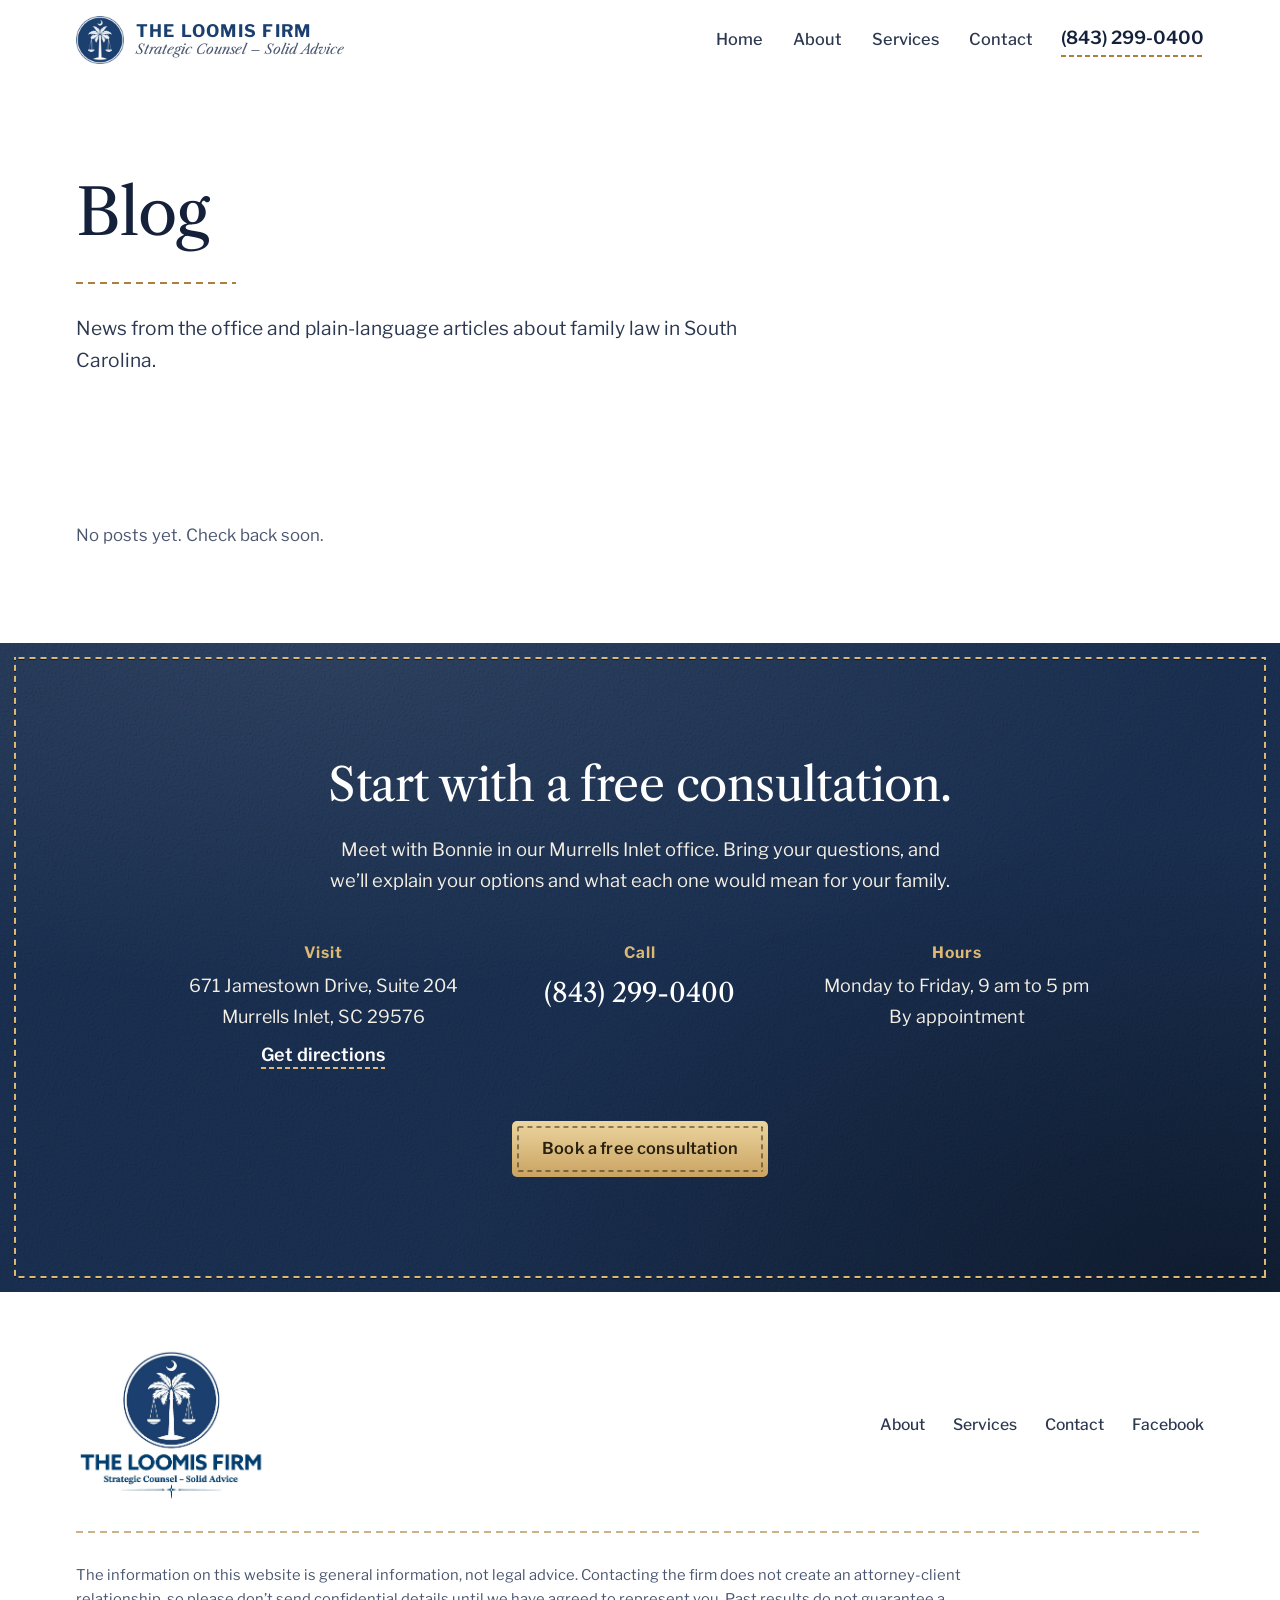
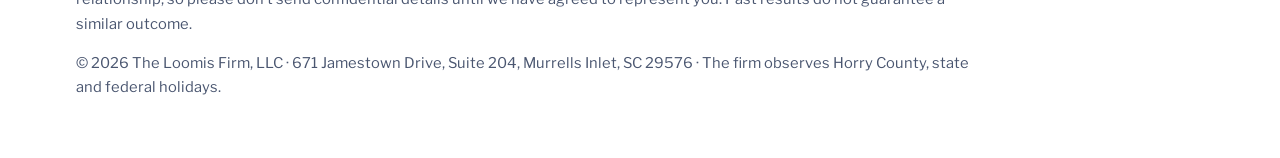
<file: blog/index.html>
<!doctype html>
<html lang="en">
<head>
  <meta charset="utf-8">
  <meta name="viewport" content="width=device-width, initial-scale=1, viewport-fit=cover">
  <title>Blog | The Loomis Firm</title>
  <meta name="description" content="News from The Loomis Firm and plain-language articles about South Carolina family law, divorce, custody and mediation.">
  <link rel="canonical" href="https://lawyerloomis.com/blog/">
  <link rel="icon" href="../images/favicon.png" type="image/png">
  <link rel="preconnect" href="https://fonts.googleapis.com">
  <link rel="preconnect" href="https://fonts.gstatic.com" crossorigin>
  <link href="https://fonts.googleapis.com/css2?family=Libre+Caslon+Text:ital,wght@0,400;0,700;1,400&family=Libre+Franklin:wght@400;500;600;700&display=swap" rel="stylesheet">
  <link rel="stylesheet" href="../css/style.css">
  <script>document.documentElement.classList.add('js')</script>
</head>
<body data-page="blog">
<a class="skip" href="#main">Skip to content</a>

<header class="site-header">
  <div class="wrap header-inner">
    <a class="brand" href="../" aria-label="The Loomis Firm, home">
      <img src="../images/emblem.png" width="48" height="48" alt="">
      <span class="brand-text">
        <span class="brand-name">The Loomis Firm</span>
        <span class="brand-tag">Strategic Counsel &ndash; Solid Advice</span>
      </span>
    </a>
    <nav class="nav" id="site-nav" aria-label="Main">
      <a href="../">Home</a>
      <a href="../about/">About</a>
      <a href="../services/">Services</a>
      <a href="../contact/">Contact</a>
      <a class="nav-call" href="tel:+18432990400">Call (843) 299-0400</a>
    </nav>
    <a class="header-call link-gold" href="tel:+18432990400">(843) 299-0400</a>
    <button class="menu-toggle" type="button" aria-expanded="false" aria-controls="site-nav"><span></span>Menu</button>
  </div>
</header>

<main id="main">
  <div id="motd" class="motd-slot" hidden></div>

  <section class="page-head">
    <div class="wrap">
      <h1 data-edit="blog/blog">Blog</h1>
      <div class="stitch-rule"></div>
      <p class="lede" data-edit="blog/news-from-the-office-and-plain-language">News from the office and plain-language articles about family law in South Carolina.</p>
    </div>
  </section>

  <section class="section" data-slot="blog" data-empty aria-label="Posts">
    <div class="wrap">
      <div class="post-list" data-posts></div>
      <p class="empty-note" data-empty-note hidden>No posts yet. Check back soon.</p>
    </div>
  </section>


  <section class="closing leather stitched" aria-labelledby="h-closing">
    <div class="wrap closing-inner">
      <h2 id="h-closing" data-edit="closing/start-with-a-free-consultation">Start with a free consultation.</h2>
      <p class="closing-lede" data-edit="closing/meet-with-bonnie-in-our-murrells-inlet-o">Meet with Bonnie in our Murrells Inlet office. Bring your questions, and we&rsquo;ll explain your options and what each one would mean for your family.</p>
      <div class="closing-grid">
        <div>
          <h3 data-edit="closing/visit">Visit</h3>
          <address data-edit="closing/671-jamestown-drive-suite-204-murrells-i">671 Jamestown Drive, Suite 204<br>Murrells Inlet, SC 29576</address>
          <a class="link-gold" href="https://www.google.com/maps/search/?api=1&amp;query=671+Jamestown+Drive+Suite+204+Murrells+Inlet+SC+29576" target="_blank" rel="noopener">Get directions</a>
        </div>
        <div>
          <h3 data-edit="closing/call">Call</h3>
          <a class="big" href="tel:+18432990400">(843) 299-0400</a>
        </div>
        <div>
          <h3 data-edit="closing/hours">Hours</h3>
          <p data-edit="closing/monday-to-friday-9-am-to-5-pm-by-appoint">Monday to Friday, 9 am to 5 pm<br>By appointment</p>
        </div>
      </div>
      <a class="btn btn-brass stitched" href="../contact/">Book a free consultation</a>
    </div>
  </section>

</main>

<footer class="site-footer">
  <div class="wrap">
    <div class="footer-top">
      <a href="../" aria-label="The Loomis Firm, home"><img class="footer-logo" src="../images/logo-full.jpg" width="790" height="646" alt="The Loomis Firm: Strategic Counsel, Solid Advice"></a>
      <nav class="footer-nav" aria-label="Footer">
        <a href="../about/">About</a>
        <a href="../services/">Services</a>
        <a href="../contact/">Contact</a>
        <a href="https://www.facebook.com/1001602969697859" target="_blank" rel="noopener">Facebook</a>
      </nav>
    </div>
    <p class="disclaimer">The information on this website is general information, not legal advice. Contacting the firm does not create an attorney-client relationship, so please don&rsquo;t send confidential details until we have agreed to represent you. Past results do not guarantee a similar outcome.</p>
    <p class="disclaimer">&copy; 2026 The Loomis Firm, LLC &middot; 671 Jamestown Drive, Suite 204, Murrells Inlet, SC 29576 &middot; The firm observes Horry County, state and federal holidays.</p>
  </div>
</footer>

<script src="../js/main.js"></script>
<script type="module" src="../js/site.js"></script>
</body>
</html>
</file>
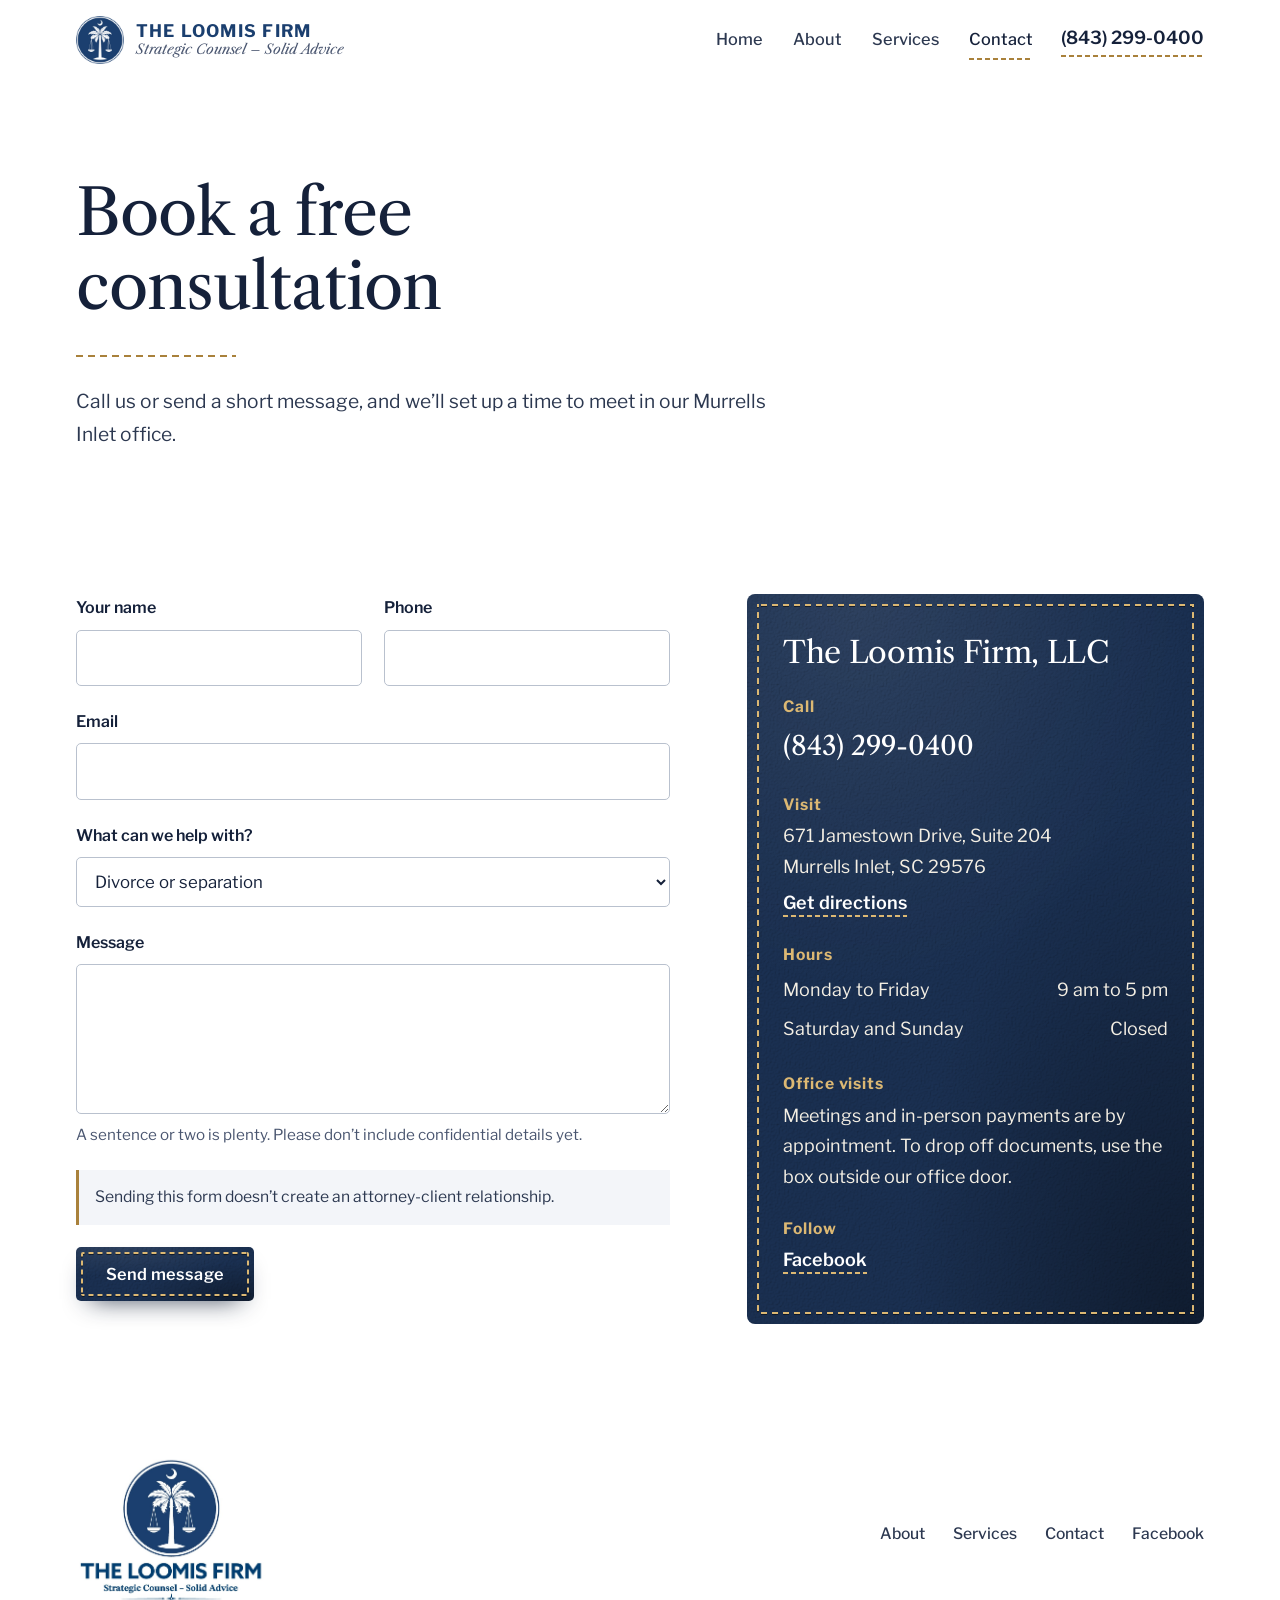
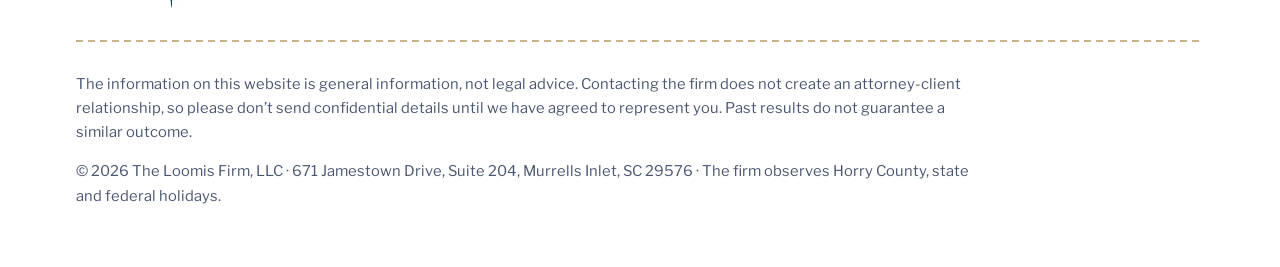
<file: book/index.html>
<!doctype html>
<html lang="en">
<head>
  <meta charset="utf-8">
  <title>Book a free consultation | The Loomis Firm</title>
  <link rel="canonical" href="https://lawyerloomis.com/contact/">
  <meta name="robots" content="noindex">
  <meta http-equiv="refresh" content="0; url=../contact/">
  <script>location.replace("../contact/" + location.hash)</script>
</head>
<body>
  <p>Taking you to our <a href="../contact/">consultation page</a>.</p>
</body>
</html>
</file>
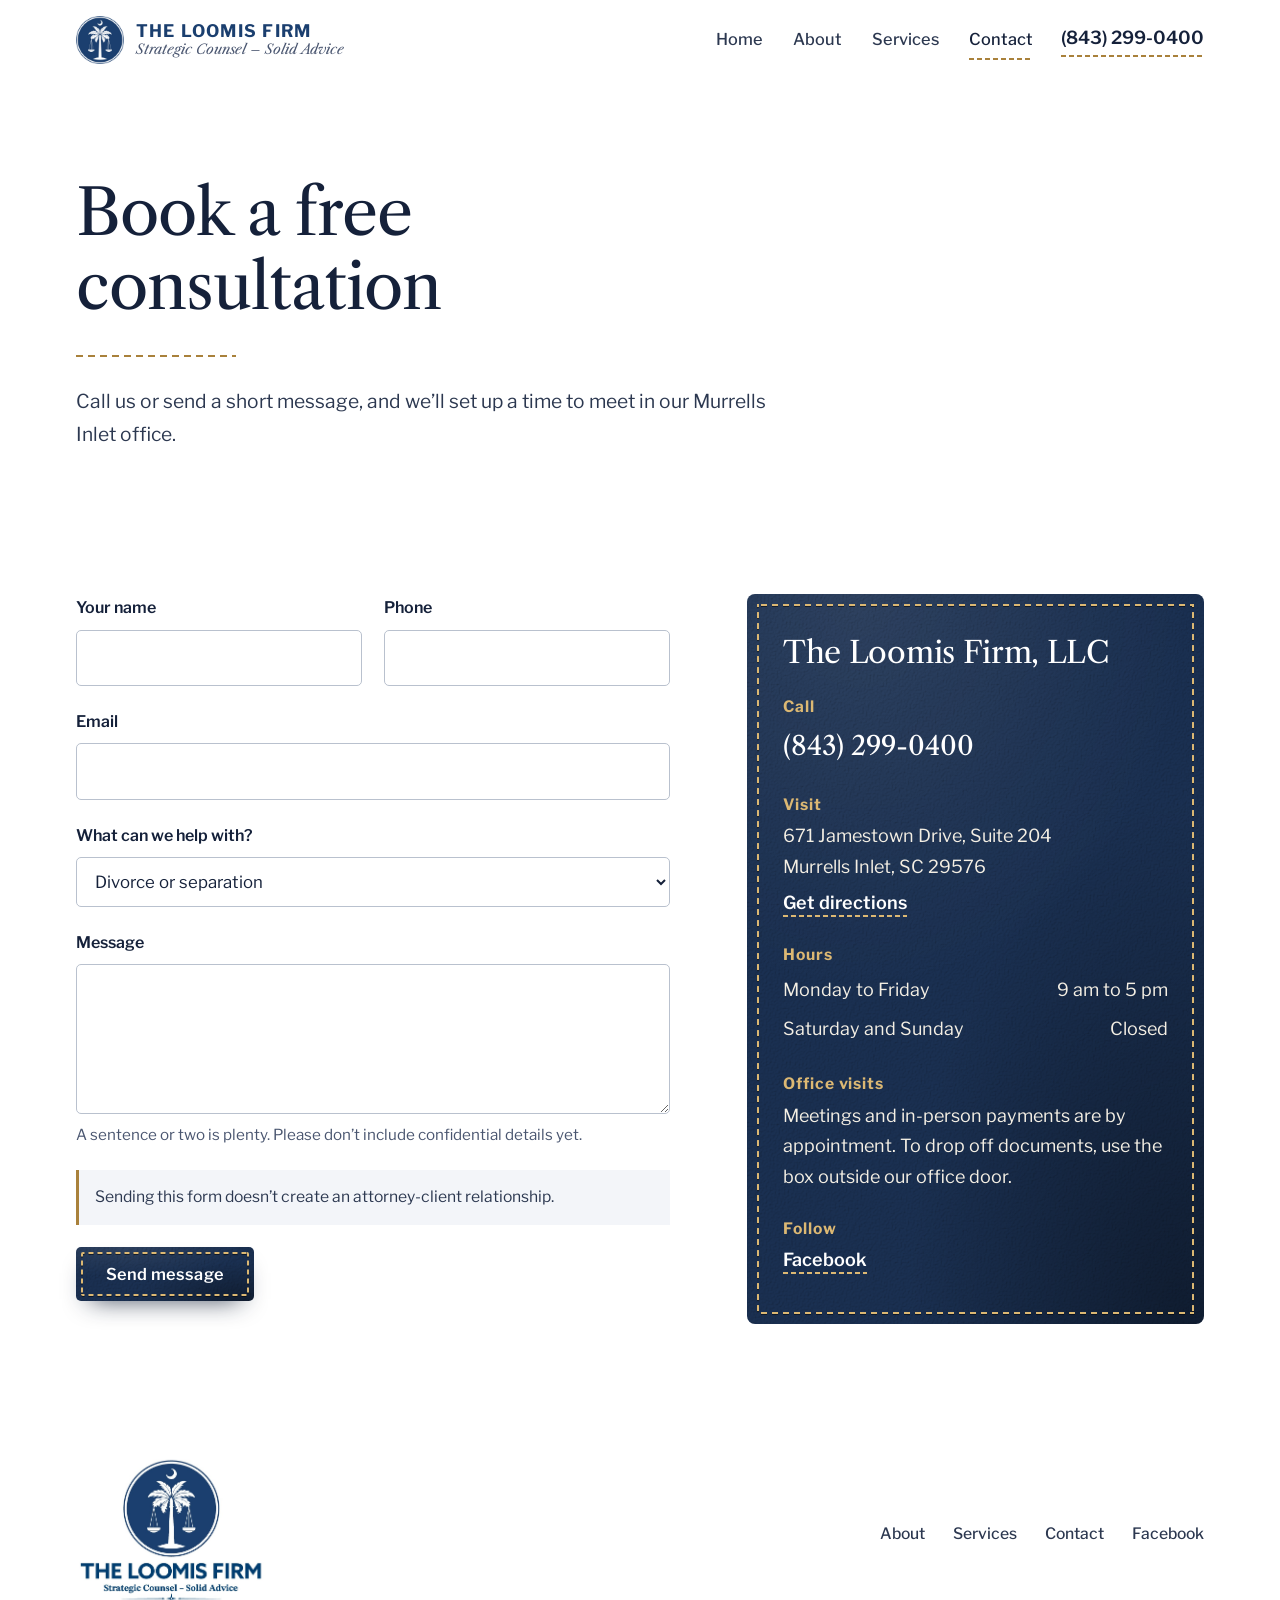
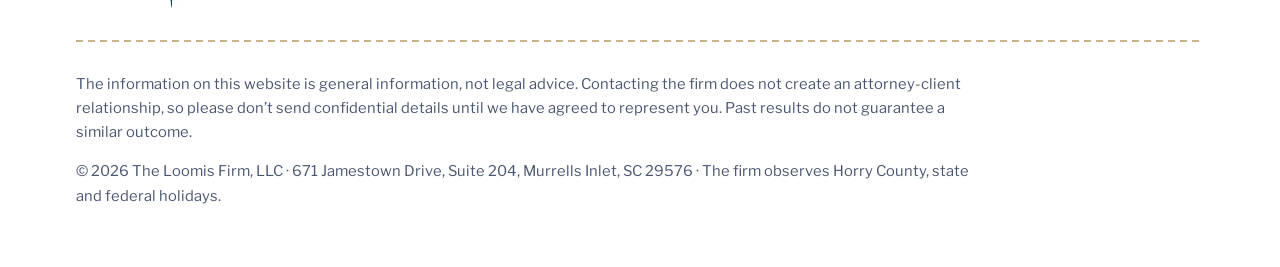
<file: contact/index.html>
<!doctype html>
<html lang="en">
<head>
  <meta charset="utf-8">
  <meta name="viewport" content="width=device-width, initial-scale=1, viewport-fit=cover">
  <title>Contact | The Loomis Firm</title>
  <meta name="description" content="Book a free consultation with The Loomis Firm at 671 Jamestown Drive, Suite 204, Murrells Inlet, SC. Call (843) 299-0400.">
  <link rel="canonical" href="https://lawyerloomis.com/contact/">
  <link rel="icon" href="../images/favicon.png" type="image/png">
  <link rel="preconnect" href="https://fonts.googleapis.com">
  <link rel="preconnect" href="https://fonts.gstatic.com" crossorigin>
  <link href="https://fonts.googleapis.com/css2?family=Libre+Caslon+Text:ital,wght@0,400;0,700;1,400&family=Libre+Franklin:wght@400;500;600;700&display=swap" rel="stylesheet">
  <link rel="stylesheet" href="../css/style.css">
  <script>document.documentElement.classList.add('js')</script>
</head>
<body data-page="contact">
<a class="skip" href="#main">Skip to content</a>

<header class="site-header">
  <div class="wrap header-inner">
    <a class="brand" href="../" aria-label="The Loomis Firm, home">
      <img src="../images/emblem.png" width="48" height="48" alt="">
      <span class="brand-text">
        <span class="brand-name">The Loomis Firm</span>
        <span class="brand-tag">Strategic Counsel &ndash; Solid Advice</span>
      </span>
    </a>
    <nav class="nav" id="site-nav" aria-label="Main">
      <a href="../">Home</a>
      <a href="../about/">About</a>
      <a href="../services/">Services</a>
      <a href="../contact/" aria-current="page">Contact</a>
      <a class="nav-call" href="tel:+18432990400">Call (843) 299-0400</a>
    </nav>
    <a class="header-call link-gold" href="tel:+18432990400">(843) 299-0400</a>
    <button class="menu-toggle" type="button" aria-expanded="false" aria-controls="site-nav"><span></span>Menu</button>
  </div>
</header>

<main id="main">
  <div id="motd" class="motd-slot" hidden></div>

  <section class="page-head">
    <div class="wrap">
      <h1 data-edit="contact/book-a-free-consultation">Book a free consultation</h1>
      <div class="stitch-rule"></div>
      <p class="lede" data-edit="contact/call-us-or-send-a-short-message-and-we-l">Call us or send a short message, and we&rsquo;ll set up a time to meet in our Murrells Inlet office.</p>
    </div>
  </section>

  <section class="updates" data-slot="contact" hidden aria-labelledby="h-contact-news">
    <div class="wrap">
      <div class="updates-head"><h2 id="h-contact-news" data-edit="contact/office-news">Office news</h2></div>
      <div class="post-list" data-posts></div>
    </div>
  </section>

  <section class="section" aria-label="Contact details and message form">
    <div class="wrap contact-grid">
      <!-- Messages are saved to Firebase and appear in the admin portal's inbox. -->
      <form class="form" data-form>
        <div class="hp" aria-hidden="true"><label for="f-company">Company</label><input id="f-company" name="company" type="text" tabindex="-1" autocomplete="off"></div>
        <div class="field-row">
          <div class="field">
            <label for="f-name">Your name</label>
            <input id="f-name" name="name" type="text" autocomplete="name" required>
          </div>
          <div class="field">
            <label for="f-phone">Phone</label>
            <input id="f-phone" name="phone" type="tel" autocomplete="tel" required>
          </div>
        </div>
        <div class="field">
          <label for="f-email">Email</label>
          <input id="f-email" name="email" type="email" autocomplete="email">
        </div>
        <div class="field">
          <label for="f-topic">What can we help with?</label>
          <select id="f-topic" name="topic">
            <option>Divorce or separation</option>
            <option>Child custody or visitation</option>
            <option>Alimony or support</option>
            <option>Mediation</option>
            <option>Wills, powers of attorney, or probate</option>
            <option>Something else</option>
          </select>
        </div>
        <div class="field">
          <label for="f-msg">Message</label>
          <textarea id="f-msg" name="message" aria-describedby="f-msg-hint"></textarea>
          <span class="hint" id="f-msg-hint">A sentence or two is plenty. Please don&rsquo;t include confidential details yet.</span>
        </div>
        <p class="form-note" data-edit="contact/sending-this-form-doesn-t-create-an-atto">Sending this form doesn&rsquo;t create an attorney-client relationship.</p>
        <div><button class="btn btn-leather leather stitched" type="submit">Send message</button></div>
        <p class="form-status" role="status" aria-live="polite"></p>
      </form>

      <aside class="details-card leather stitched" aria-labelledby="h-office">
        <h2 id="h-office" data-edit="contact/the-loomis-firm-llc">The Loomis Firm, LLC</h2>
        <h3 data-edit="contact/call">Call</h3>
        <p><a class="big" href="tel:+18432990400">(843) 299-0400</a></p>
        <h3 data-edit="contact/visit">Visit</h3>
        <address data-edit="contact/671-jamestown-drive-suite-204-murrells-i">671 Jamestown Drive, Suite 204<br>Murrells Inlet, SC 29576</address>
        <p><a class="link-gold" href="https://www.google.com/maps/search/?api=1&amp;query=671+Jamestown+Drive+Suite+204+Murrells+Inlet+SC+29576" target="_blank" rel="noopener">Get directions</a></p>
        <h3 data-edit="contact/hours">Hours</h3>
        <table class="hours">
          <tr><td>Monday to Friday</td><td>9 am to 5 pm</td></tr>
          <tr><td>Saturday and Sunday</td><td>Closed</td></tr>
        </table>
        <h3 data-edit="contact/office-visits">Office visits</h3>
        <p data-edit="contact/meetings-and-in-person-payments-are-by-a">Meetings and in-person payments are by appointment. To drop off documents, use the box outside our office door.</p>
        <h3 data-edit="contact/follow">Follow</h3>
        <p><a class="link-gold" href="https://www.facebook.com/1001602969697859" target="_blank" rel="noopener">Facebook</a></p>
      </aside>
    </div>
  </section>


</main>

<footer class="site-footer">
  <div class="wrap">
    <div class="footer-top">
      <a href="../" aria-label="The Loomis Firm, home"><img class="footer-logo" src="../images/logo-full.jpg" width="790" height="646" alt="The Loomis Firm: Strategic Counsel, Solid Advice"></a>
      <nav class="footer-nav" aria-label="Footer">
        <a href="../about/">About</a>
        <a href="../services/">Services</a>
        <a href="../contact/">Contact</a>
        <a href="https://www.facebook.com/1001602969697859" target="_blank" rel="noopener">Facebook</a>
      </nav>
    </div>
    <p class="disclaimer">The information on this website is general information, not legal advice. Contacting the firm does not create an attorney-client relationship, so please don&rsquo;t send confidential details until we have agreed to represent you. Past results do not guarantee a similar outcome.</p>
    <p class="disclaimer">&copy; 2026 The Loomis Firm, LLC &middot; 671 Jamestown Drive, Suite 204, Murrells Inlet, SC 29576 &middot; The firm observes Horry County, state and federal holidays.</p>
  </div>
</footer>

<script src="../js/main.js"></script>
<script type="module" src="../js/site.js"></script>
</body>
</html>
</file>
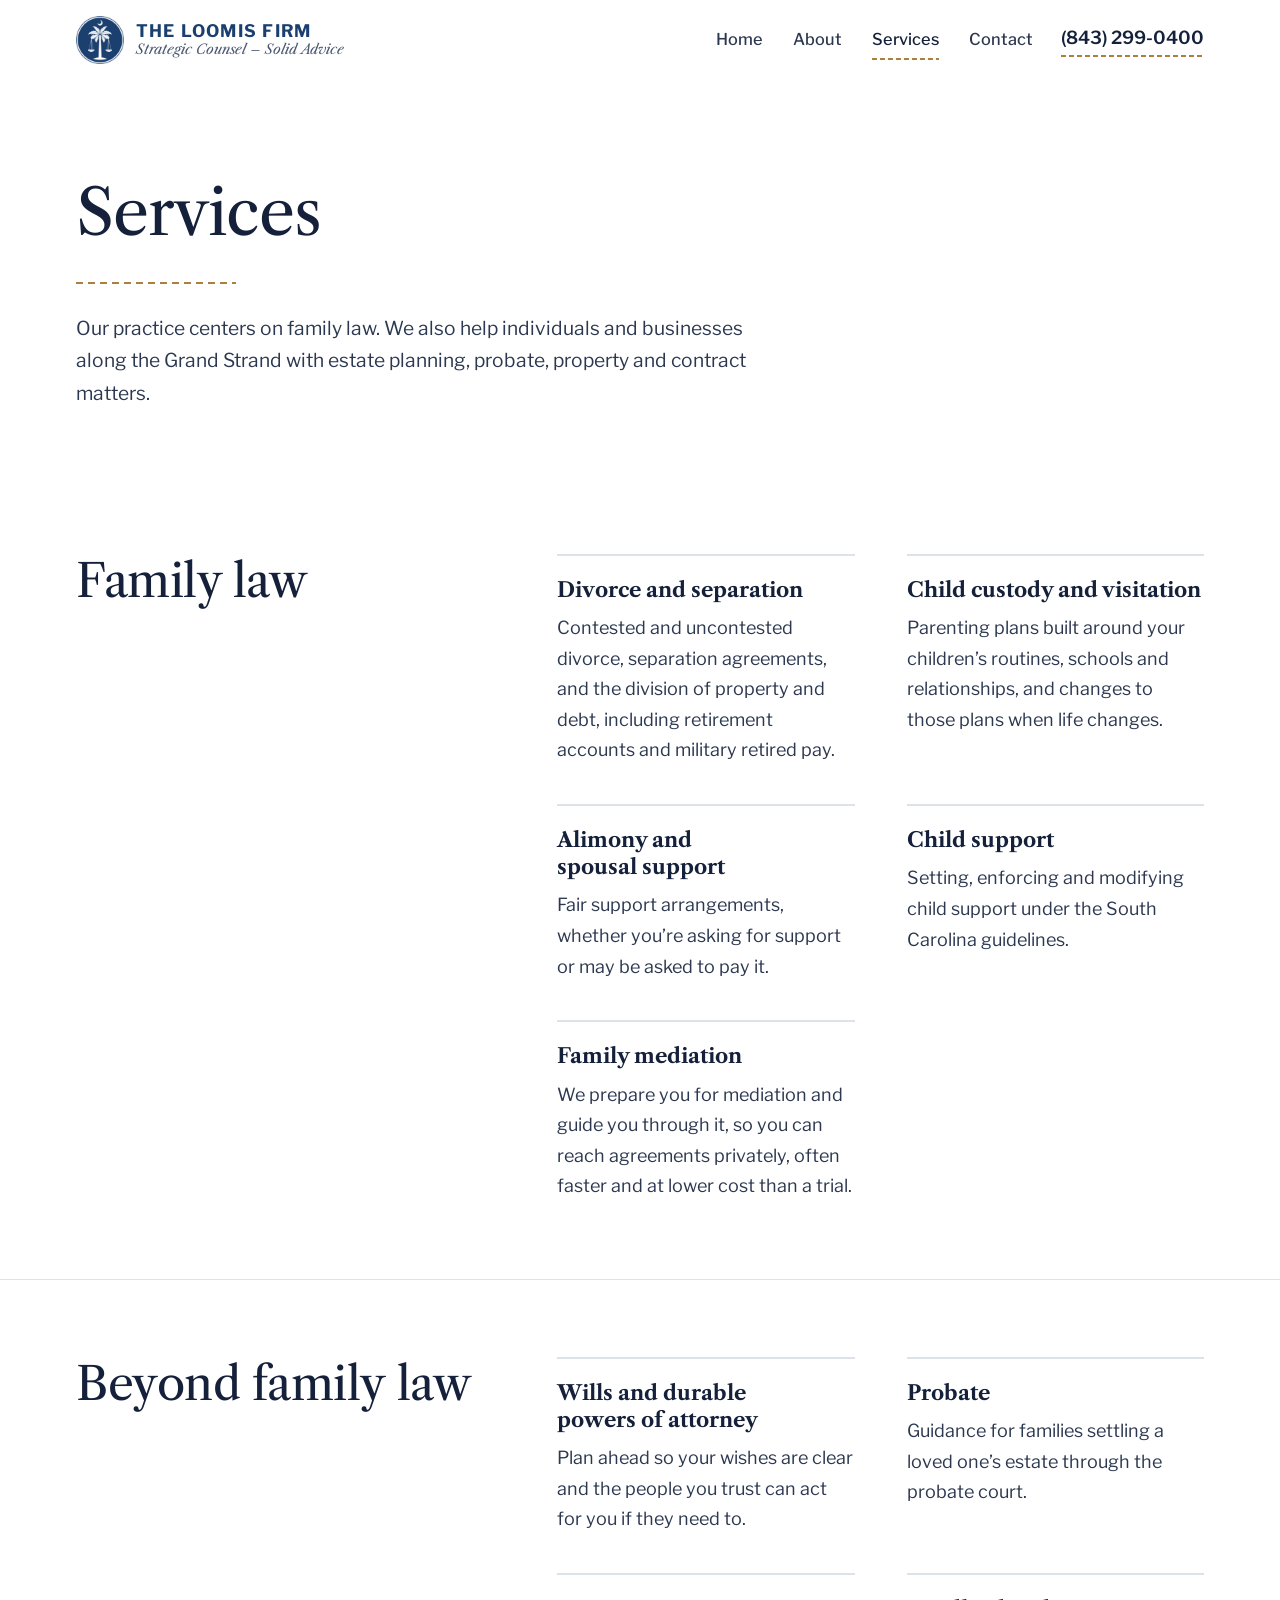
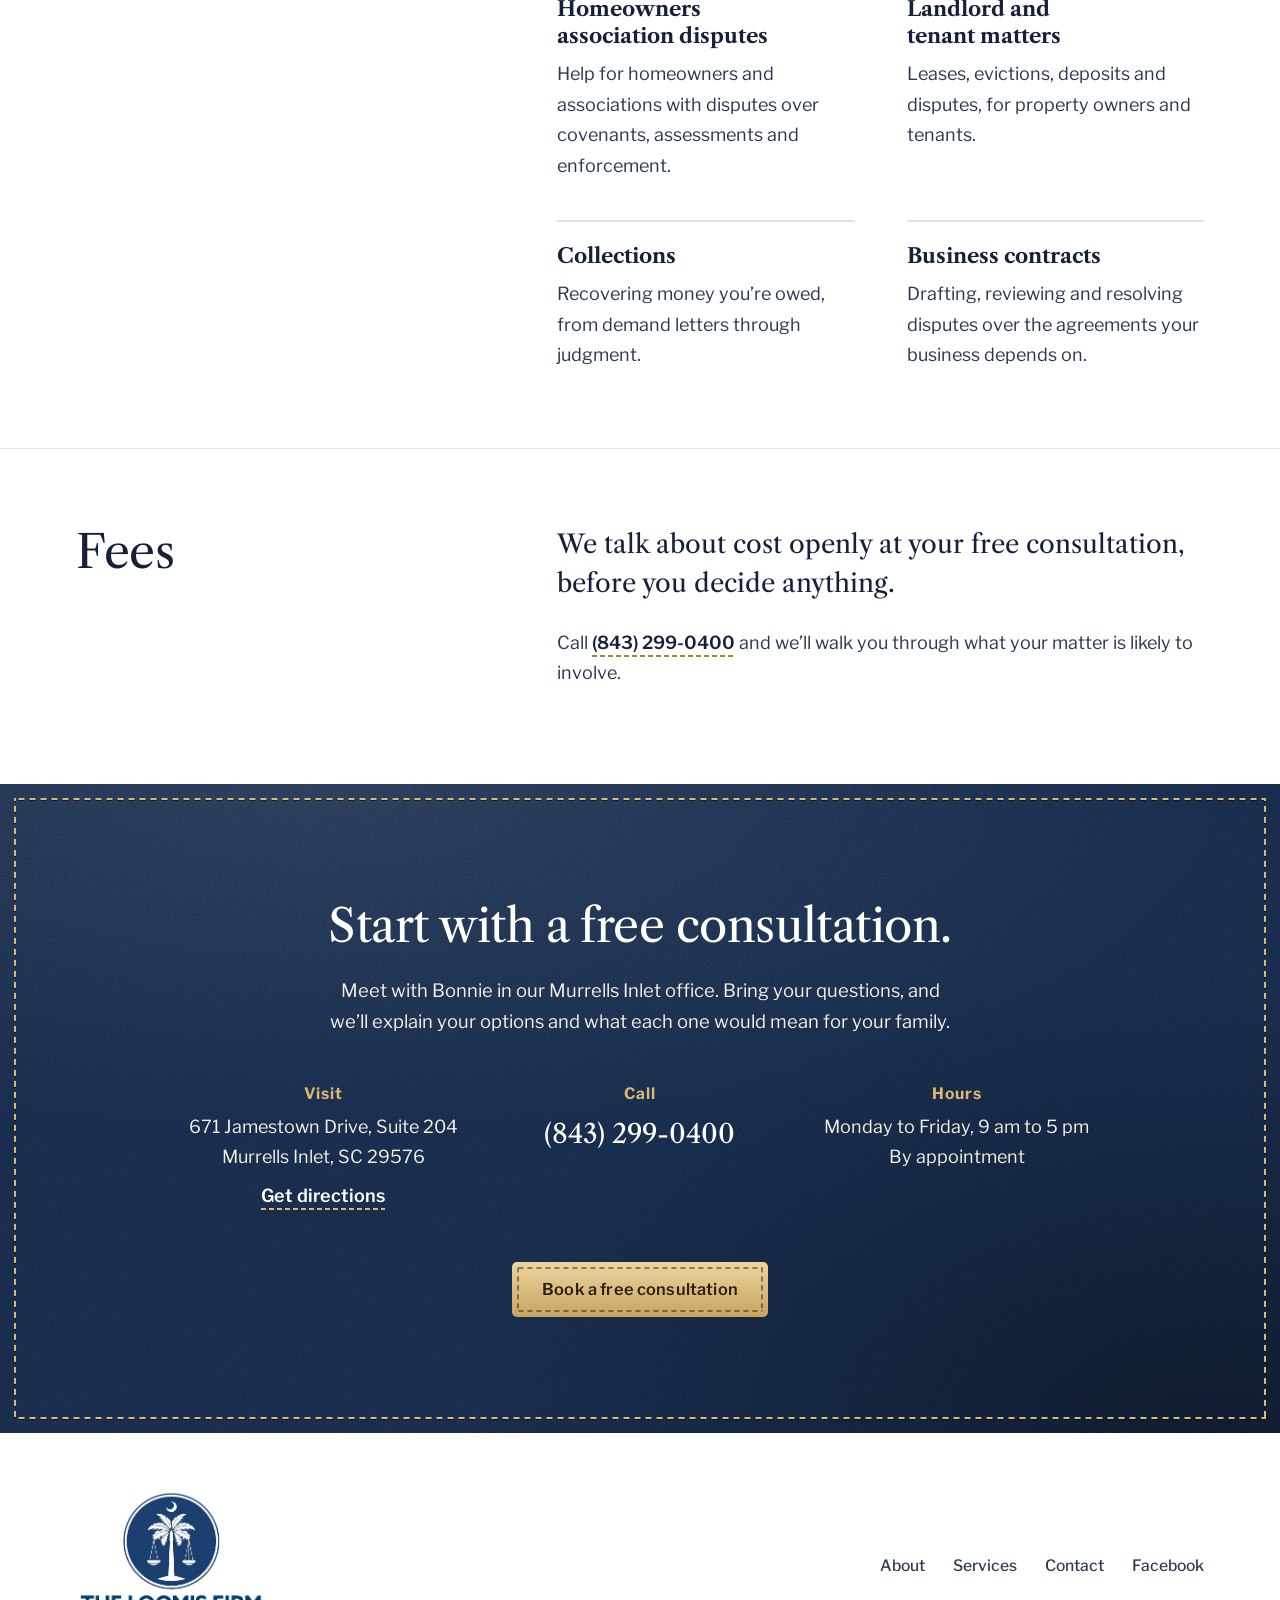
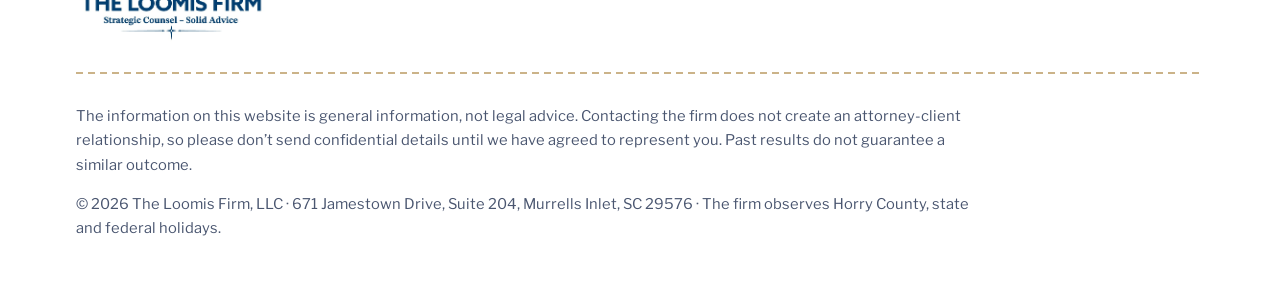
<file: services/index.html>
<!doctype html>
<html lang="en">
<head>
  <meta charset="utf-8">
  <meta name="viewport" content="width=device-width, initial-scale=1, viewport-fit=cover">
  <title>Services | The Loomis Firm</title>
  <meta name="description" content="Divorce, custody, alimony, child support and family mediation, plus wills, probate, HOA, landlord-tenant, collections and business contracts in Horry County, SC.">
  <link rel="canonical" href="https://lawyerloomis.com/services/">
  <link rel="icon" href="../images/favicon.png" type="image/png">
  <link rel="preconnect" href="https://fonts.googleapis.com">
  <link rel="preconnect" href="https://fonts.gstatic.com" crossorigin>
  <link href="https://fonts.googleapis.com/css2?family=Libre+Caslon+Text:ital,wght@0,400;0,700;1,400&family=Libre+Franklin:wght@400;500;600;700&display=swap" rel="stylesheet">
  <link rel="stylesheet" href="../css/style.css">
  <script>document.documentElement.classList.add('js')</script>
</head>
<body data-page="services">
<a class="skip" href="#main">Skip to content</a>

<header class="site-header">
  <div class="wrap header-inner">
    <a class="brand" href="../" aria-label="The Loomis Firm, home">
      <img src="../images/emblem.png" width="48" height="48" alt="">
      <span class="brand-text">
        <span class="brand-name">The Loomis Firm</span>
        <span class="brand-tag">Strategic Counsel &ndash; Solid Advice</span>
      </span>
    </a>
    <nav class="nav" id="site-nav" aria-label="Main">
      <a href="../">Home</a>
      <a href="../about/">About</a>
      <a href="../services/" aria-current="page">Services</a>
      <a href="../contact/">Contact</a>
      <a class="nav-call" href="tel:+18432990400">Call (843) 299-0400</a>
    </nav>
    <a class="header-call link-gold" href="tel:+18432990400">(843) 299-0400</a>
    <button class="menu-toggle" type="button" aria-expanded="false" aria-controls="site-nav"><span></span>Menu</button>
  </div>
</header>

<main id="main">
  <div id="motd" class="motd-slot" hidden></div>

  <section class="page-head">
    <div class="wrap">
      <h1 data-edit="services/services">Services</h1>
      <div class="stitch-rule"></div>
      <p class="lede" data-edit="services/our-practice-centers-on-family-law-we-al">Our practice centers on family law. We also help individuals and businesses along the Grand Strand with estate planning, probate, property and contract matters.</p>
    </div>
  </section>

  <section class="section" aria-labelledby="h-family">
    <div class="wrap split">
      <div><h2 id="h-family" data-edit="services/family-law">Family law</h2></div>
      <div class="svc">
        <article>
          <h3 data-edit="services/divorce-and-separation">Divorce and separation</h3>
          <p data-edit="services/contested-and-uncontested-divorce-separa">Contested and uncontested divorce, separation agreements, and the division of property and debt, including retirement accounts and military retired pay.</p>
        </article>
        <article>
          <h3 data-edit="services/child-custody-and-visitation">Child custody and visitation</h3>
          <p data-edit="services/parenting-plans-built-around-your-childr">Parenting plans built around your children&rsquo;s routines, schools and relationships, and changes to those plans when life changes.</p>
        </article>
        <article>
          <h3 data-edit="services/alimony-and-spousal-support">Alimony and spousal support</h3>
          <p data-edit="services/fair-support-arrangements-whether-you-re">Fair support arrangements, whether you&rsquo;re asking for support or may be asked to pay it.</p>
        </article>
        <article>
          <h3 data-edit="services/child-support">Child support</h3>
          <p data-edit="services/setting-enforcing-and-modifying-child-su">Setting, enforcing and modifying child support under the South Carolina guidelines.</p>
        </article>
        <article>
          <h3 data-edit="services/family-mediation">Family mediation</h3>
          <p data-edit="services/we-prepare-you-for-mediation-and-guide-y">We prepare you for mediation and guide you through it, so you can reach agreements privately, often faster and at lower cost than a trial.</p>
        </article>
      </div>
    </div>
  </section>

  <section class="section" aria-labelledby="h-beyond">
    <div class="wrap split">
      <div><h2 id="h-beyond" data-edit="services/beyond-family-law">Beyond family law</h2></div>
      <div class="svc">
        <article>
          <h3 data-edit="services/wills-and-durable-powers-of-attorney">Wills and durable powers of attorney</h3>
          <p data-edit="services/plan-ahead-so-your-wishes-are-clear-and">Plan ahead so your wishes are clear and the people you trust can act for you if they need to.</p>
        </article>
        <article>
          <h3 data-edit="services/probate">Probate</h3>
          <p data-edit="services/guidance-for-families-settling-a-loved-o">Guidance for families settling a loved one&rsquo;s estate through the probate court.</p>
        </article>
        <article>
          <h3 data-edit="services/homeowners-association-disputes">Homeowners association disputes</h3>
          <p data-edit="services/help-for-homeowners-and-associations-wit">Help for homeowners and associations with disputes over covenants, assessments and enforcement.</p>
        </article>
        <article>
          <h3 data-edit="services/landlord-and-tenant-matters">Landlord and tenant matters</h3>
          <p data-edit="services/leases-evictions-deposits-and-disputes-f">Leases, evictions, deposits and disputes, for property owners and tenants.</p>
        </article>
        <article>
          <h3 data-edit="services/collections">Collections</h3>
          <p data-edit="services/recovering-money-you-re-owed-from-demand">Recovering money you&rsquo;re owed, from demand letters through judgment.</p>
        </article>
        <article>
          <h3 data-edit="services/business-contracts">Business contracts</h3>
          <p data-edit="services/drafting-reviewing-and-resolving-dispute">Drafting, reviewing and resolving disputes over the agreements your business depends on.</p>
        </article>
      </div>
    </div>
  </section>

  <section class="section" aria-labelledby="h-fees">
    <div class="wrap split">
      <div><h2 id="h-fees" data-edit="services/fees">Fees</h2></div>
      <div class="prose">
        <p class="lead" data-edit="services/we-talk-about-cost-openly-at-your-free-c">We talk about cost openly at your free consultation, before you decide anything.</p>
        <p>Call <a class="link-gold" href="tel:+18432990400">(843) 299-0400</a> and we&rsquo;ll walk you through what your matter is likely to involve.</p>
      </div>
    </div>
  </section>


  <section class="closing leather stitched" aria-labelledby="h-closing">
    <div class="wrap closing-inner">
      <h2 id="h-closing" data-edit="closing/start-with-a-free-consultation">Start with a free consultation.</h2>
      <p class="closing-lede" data-edit="closing/meet-with-bonnie-in-our-murrells-inlet-o">Meet with Bonnie in our Murrells Inlet office. Bring your questions, and we&rsquo;ll explain your options and what each one would mean for your family.</p>
      <div class="closing-grid">
        <div>
          <h3 data-edit="closing/visit">Visit</h3>
          <address data-edit="closing/671-jamestown-drive-suite-204-murrells-i">671 Jamestown Drive, Suite 204<br>Murrells Inlet, SC 29576</address>
          <a class="link-gold" href="https://www.google.com/maps/search/?api=1&amp;query=671+Jamestown+Drive+Suite+204+Murrells+Inlet+SC+29576" target="_blank" rel="noopener">Get directions</a>
        </div>
        <div>
          <h3 data-edit="closing/call">Call</h3>
          <a class="big" href="tel:+18432990400">(843) 299-0400</a>
        </div>
        <div>
          <h3 data-edit="closing/hours">Hours</h3>
          <p data-edit="closing/monday-to-friday-9-am-to-5-pm-by-appoint">Monday to Friday, 9 am to 5 pm<br>By appointment</p>
        </div>
      </div>
      <a class="btn btn-brass stitched" href="../contact/">Book a free consultation</a>
    </div>
  </section>

</main>

<footer class="site-footer">
  <div class="wrap">
    <div class="footer-top">
      <a href="../" aria-label="The Loomis Firm, home"><img class="footer-logo" src="../images/logo-full.jpg" width="790" height="646" alt="The Loomis Firm: Strategic Counsel, Solid Advice"></a>
      <nav class="footer-nav" aria-label="Footer">
        <a href="../about/">About</a>
        <a href="../services/">Services</a>
        <a href="../contact/">Contact</a>
        <a href="https://www.facebook.com/1001602969697859" target="_blank" rel="noopener">Facebook</a>
      </nav>
    </div>
    <p class="disclaimer">The information on this website is general information, not legal advice. Contacting the firm does not create an attorney-client relationship, so please don&rsquo;t send confidential details until we have agreed to represent you. Past results do not guarantee a similar outcome.</p>
    <p class="disclaimer">&copy; 2026 The Loomis Firm, LLC &middot; 671 Jamestown Drive, Suite 204, Murrells Inlet, SC 29576 &middot; The firm observes Horry County, state and federal holidays.</p>
  </div>
</footer>

<script src="../js/main.js"></script>
<script type="module" src="../js/site.js"></script>
</body>
</html>
</file>
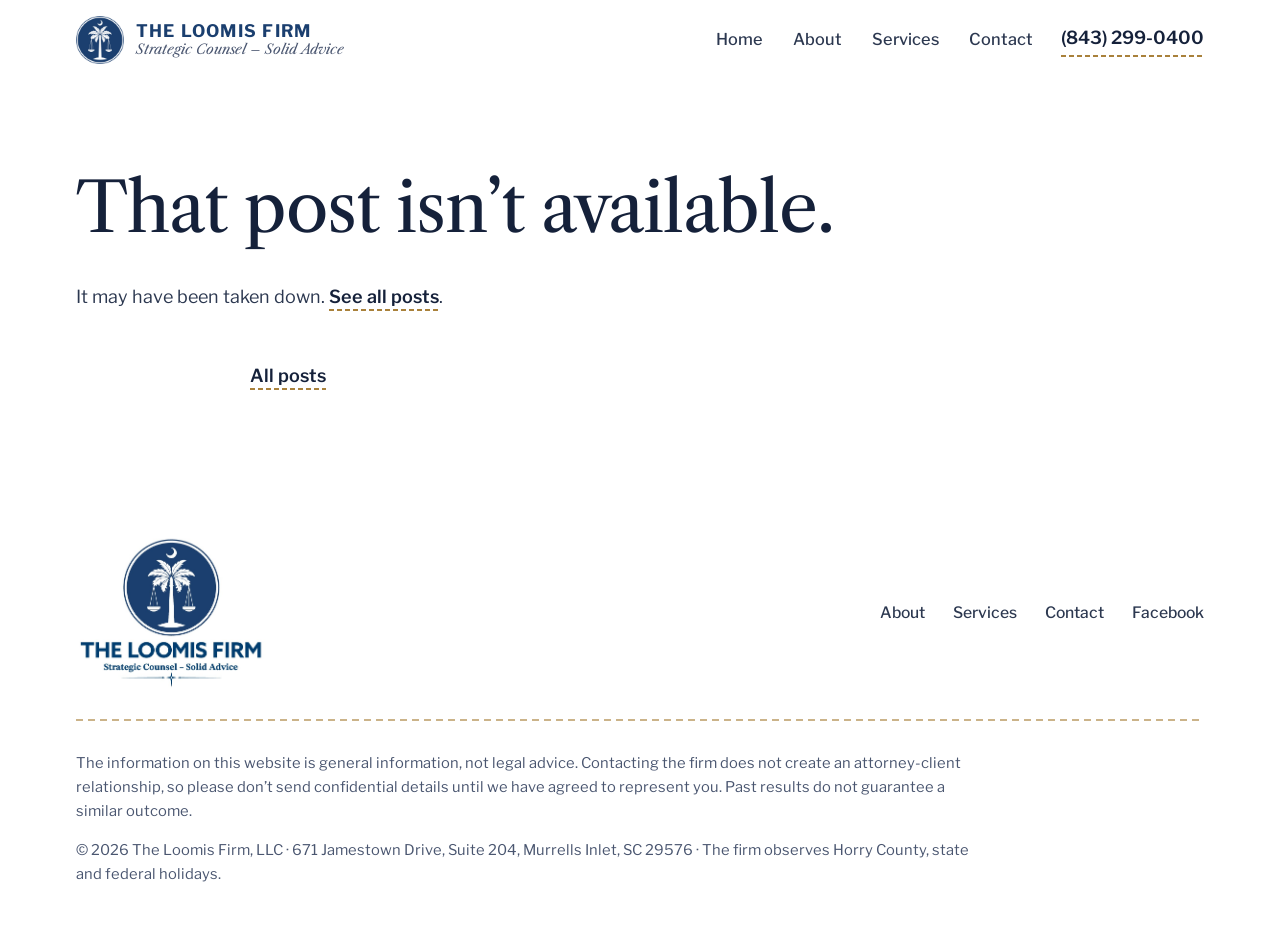
<file: blog/post/index.html>
<!doctype html>
<html lang="en">
<head>
  <meta charset="utf-8">
  <meta name="robots" content="noindex">
  <meta name="viewport" content="width=device-width, initial-scale=1, viewport-fit=cover">
  <title>Blog | The Loomis Firm</title>
  <meta name="description" content="A post from The Loomis Firm.">
  <link rel="icon" href="../../images/favicon.png" type="image/png">
  <link rel="preconnect" href="https://fonts.googleapis.com">
  <link rel="preconnect" href="https://fonts.gstatic.com" crossorigin>
  <link href="https://fonts.googleapis.com/css2?family=Libre+Caslon+Text:ital,wght@0,400;0,700;1,400&family=Libre+Franklin:wght@400;500;600;700&display=swap" rel="stylesheet">
  <link rel="stylesheet" href="../../css/style.css">
  <script>document.documentElement.classList.add('js')</script>
</head>
<body data-page="post">
<a class="skip" href="#main">Skip to content</a>

<header class="site-header">
  <div class="wrap header-inner">
    <a class="brand" href="../../" aria-label="The Loomis Firm, home">
      <img src="../../images/emblem.png" width="48" height="48" alt="">
      <span class="brand-text">
        <span class="brand-name">The Loomis Firm</span>
        <span class="brand-tag">Strategic Counsel &ndash; Solid Advice</span>
      </span>
    </a>
    <nav class="nav" id="site-nav" aria-label="Main">
      <a href="../../">Home</a>
      <a href="../../about/">About</a>
      <a href="../../services/">Services</a>
      <a href="../../contact/">Contact</a>
      <a class="nav-call" href="tel:+18432990400">Call (843) 299-0400</a>
    </nav>
    <a class="header-call link-gold" href="tel:+18432990400">(843) 299-0400</a>
    <button class="menu-toggle" type="button" aria-expanded="false" aria-controls="site-nav"><span></span>Menu</button>
  </div>
</header>

<main id="main">
  <div id="motd" class="motd-slot" hidden></div>

  <section class="post-page">
    <div class="wrap">
      <div data-post aria-live="polite"><p class="empty-note">Loading the post&hellip;</p></div>
      <p class="post-back"><a class="link-gold" href="../../blog/">All posts</a></p>
    </div>
  </section>


</main>

<footer class="site-footer">
  <div class="wrap">
    <div class="footer-top">
      <a href="../../" aria-label="The Loomis Firm, home"><img class="footer-logo" src="../../images/logo-full.jpg" width="790" height="646" alt="The Loomis Firm: Strategic Counsel, Solid Advice"></a>
      <nav class="footer-nav" aria-label="Footer">
        <a href="../../about/">About</a>
        <a href="../../services/">Services</a>
        <a href="../../contact/">Contact</a>
        <a href="https://www.facebook.com/1001602969697859" target="_blank" rel="noopener">Facebook</a>
      </nav>
    </div>
    <p class="disclaimer">The information on this website is general information, not legal advice. Contacting the firm does not create an attorney-client relationship, so please don&rsquo;t send confidential details until we have agreed to represent you. Past results do not guarantee a similar outcome.</p>
    <p class="disclaimer">&copy; 2026 The Loomis Firm, LLC &middot; 671 Jamestown Drive, Suite 204, Murrells Inlet, SC 29576 &middot; The firm observes Horry County, state and federal holidays.</p>
  </div>
</footer>

<script src="../../js/main.js"></script>
<script type="module" src="../../js/site.js"></script>
</body>
</html>
</file>
<file: css/style.css>
/* =========================================================
   The Loomis Firm
   Layout: white pages; a split hero with Bonnie's portrait in a
   navy-leather folio; the team right below; a gold thread that
   stitches the story together as you scroll; a navy leather close.
   Navy comes from the firm's logo, gold is the stitching.
   ========================================================= */

:root {
  color-scheme: light;

  --paper: #ffffff;
  --mist: #f3f5f9;
  --ink: #15213a;        /* headings */
  --ink-2: #2c3850;      /* body text */
  --ink-3: #4a5670;      /* captions and roles */
  --rule: #dde2ea;
  --navy: #1b3f6f;       /* the logo's navy */
  --leather: #1a3052;
  --leather-2: #0d1a30;
  --gold: #a9813b;       /* thread on white */
  --gold-deep: #765720;  /* gold text on white */
  --gold-2: #dcb873;     /* thread on navy leather */
  --backdrop: #f9fafc;   /* the studio backdrop in the poster photo */
  --brass-1: #ecd59f;
  --brass-2: #c9a361;
  --on-leather: #f4efe4;
  --on-brass: #2a2111;

  --serif: "Libre Caslon Text", "Big Caslon", "Iowan Old Style", Georgia, serif;
  --sans: "Libre Franklin", "Franklin Gothic Book", "Helvetica Neue", Arial, sans-serif;

  --wrap: 1200px;
  --header-h: 80px;
  --gutter: 20px;
  --thread-col: 96px;
  --ease: cubic-bezier(.2, .7, .2, 1);
}
@media (min-width: 720px) { :root { --gutter: 36px; } }
@media (max-width: 900px) { :root { --header-h: 72px; } }

* { box-sizing: border-box; }
html { -webkit-text-size-adjust: 100%; scroll-behavior: smooth; }
body {
  margin: 0;
  background: var(--paper);
  color: var(--ink-2);
  font-family: var(--sans);
  font-size: 1.125rem;
  line-height: 1.7;
  font-weight: 400;
  overflow-x: hidden;
  -webkit-font-smoothing: antialiased;
}
img { max-width: 100%; height: auto; display: block; }
a { color: inherit; }
p { margin: 0 0 1em; }
h1, h2, h3 {
  font-family: var(--serif);
  font-weight: 400;
  color: var(--ink);
  line-height: 1.15;
  margin: 0 0 .5em;
  text-wrap: balance;
}
h1 { font-size: clamp(2.5rem, 5.4vw, 4.4rem); letter-spacing: -0.015em; }
h2 { font-size: clamp(2rem, 3.6vw, 2.9rem); letter-spacing: -0.01em; }
h3 { font-size: 1.3rem; font-weight: 700; line-height: 1.3; }

:focus-visible { outline: 3px solid var(--gold); outline-offset: 3px; border-radius: 2px; }

.wrap { width: 100%; max-width: var(--wrap); margin: 0 auto; padding-inline: var(--gutter); }

.skip { position: absolute; left: -999px; top: 8px; z-index: 100; background: var(--ink); color: #fff; padding: 8px 14px; }
.skip:focus { left: 8px; }

/* ---------- Leather + stitching ---------- */

.leather {
  position: relative;
  background-color: var(--leather);
  background-image:
    radial-gradient(120% 90% at 25% 0%, rgba(255,255,255,.09), transparent 60%),
    radial-gradient(100% 120% at 95% 100%, rgba(0,0,0,.4), transparent 60%);
  color: var(--on-leather);
  isolation: isolate;
}
.leather::before { /* pebbled grain */
  content: "";
  position: absolute; inset: 0; z-index: -1;
  border-radius: inherit;
  background-image: url("data:image/svg+xml,%3Csvg xmlns='http://www.w3.org/2000/svg' width='220' height='220'%3E%3Cfilter id='g'%3E%3CfeTurbulence type='fractalNoise' baseFrequency='.55' numOctaves='3' seed='4' stitchTiles='stitch'/%3E%3CfeDiffuseLighting lighting-color='%23ffffff' surfaceScale='1.6'%3E%3CfeDistantLight azimuth='225' elevation='55'/%3E%3C/feDiffuseLighting%3E%3C/filter%3E%3Crect width='100%25' height='100%25' filter='url(%23g)'/%3E%3C/svg%3E");
  mix-blend-mode: multiply;
  opacity: .45;
  pointer-events: none;
}
.stitched::after {
  content: "";
  position: absolute;
  inset: var(--stitch-inset, 10px);
  border-radius: calc(var(--radius, 0px) - var(--stitch-inset, 10px) + 2px);
  pointer-events: none;
  background:
    linear-gradient(90deg, var(--stitch, var(--gold-2)) 58%, transparent 0) top    / var(--dash, 11px) 2px repeat-x,
    linear-gradient(90deg, var(--stitch, var(--gold-2)) 58%, transparent 0) bottom / var(--dash, 11px) 2px repeat-x,
    linear-gradient(180deg, var(--stitch, var(--gold-2)) 58%, transparent 0) left  / 2px var(--dash, 11px) repeat-y,
    linear-gradient(180deg, var(--stitch, var(--gold-2)) 58%, transparent 0) right / 2px var(--dash, 11px) repeat-y;
  filter: drop-shadow(0 1px 0 rgba(0,0,0,.5));
}
.stitch-rule {
  height: 2px; width: 120px;
  background: linear-gradient(90deg, var(--gold) 58%, transparent 0) 0 0 / 12px 2px repeat-x;
  margin: 0 0 28px;
  transform-origin: left center;
}

/* ---------- Buttons and links ---------- */

.btn {
  --radius: 5px; --stitch-inset: 5px; --dash: 9px;
  position: relative;
  display: inline-flex; align-items: center; justify-content: center;
  min-height: 54px; padding: 14px 30px;
  border-radius: var(--radius); border: 0;
  font-family: var(--sans); font-size: 1.02rem; font-weight: 600; letter-spacing: .01em;
  text-decoration: none; cursor: pointer;
  transition: transform .25s var(--ease), box-shadow .25s var(--ease);
}
.btn-leather { color: #fff; box-shadow: 0 12px 26px -14px rgba(13,26,48,.85); }
.btn-leather:hover { transform: translateY(-1px); box-shadow: 0 18px 32px -16px rgba(13,26,48,.95); }
.btn-brass { color: var(--on-brass); background: linear-gradient(180deg, var(--brass-1), var(--brass-2)); --stitch: rgba(42,33,17,.5); }
.btn-brass.stitched::after { filter: none; }
.btn-brass:hover { transform: translateY(-1px); }

.link-gold {
  color: var(--ink); font-weight: 600; text-decoration: none;
  background: linear-gradient(90deg, var(--gold) 58%, transparent 0) 0 100% / 8px 2px repeat-x;
  padding-bottom: 4px;
}
.link-gold:hover { color: var(--gold-deep); }

/* ---------- Header ---------- */

.site-header {
  position: sticky; top: env(safe-area-inset-top, 0px); z-index: 50;
  background: var(--paper);
}
.site-header::after {
  content: ""; position: absolute; left: 0; right: 0; bottom: 0; height: 2px;
  background: linear-gradient(90deg, var(--gold) 58%, transparent 0) 0 0 / 12px 2px repeat-x;
  opacity: 0; transition: opacity .3s;
}
.site-header.is-scrolled::after { opacity: .75; }
.header-inner { display: flex; align-items: center; gap: 28px; min-height: 80px; }

.brand { display: inline-flex; align-items: center; gap: 12px; text-decoration: none; margin-right: auto; min-width: 0; }
.brand img { width: 48px; height: 48px; flex: none; }
.brand-text { display: grid; gap: 2px; min-width: 0; }
.brand-name { font-family: var(--sans); font-weight: 700; font-size: 1.08rem; letter-spacing: .07em; text-transform: uppercase; color: var(--navy); line-height: 1.1; white-space: nowrap; }
.brand-tag { font-family: var(--serif); font-style: italic; font-size: .86rem; color: var(--ink-3); line-height: 1.2; white-space: nowrap; }

.nav { display: flex; gap: 30px; }
.nav a {
  text-decoration: none; font-size: 1.02rem; font-weight: 500; color: var(--ink-2); padding: 6px 0;
  background: linear-gradient(90deg, var(--gold) 58%, transparent 0) 0 100% / 8px 2px repeat-x;
  background-size: 0 2px;
  transition: color .2s, background-size .35s var(--ease);
}
.nav a:hover, .nav a[aria-current="page"] { color: var(--ink); background-size: 8px 2px; }
.header-call { white-space: nowrap; }
.menu-toggle { display: none; }

@media (max-width: 900px) {
  .header-call { display: none; }
  .header-inner { min-height: 72px; gap: 16px; }
  .brand img { width: 42px; height: 42px; }
  .brand-name { font-size: .98rem; }
  .brand-tag { font-size: .8rem; }
  .menu-toggle {
    display: inline-flex; align-items: center; gap: 10px;
    background: none; border: 0; font: inherit; font-size: 1rem; font-weight: 500; color: var(--ink);
    padding: 12px 0; cursor: pointer;
  }
  .menu-toggle span { display: block; width: 22px; height: 2px; background: var(--ink); position: relative; }
  .menu-toggle span::before, .menu-toggle span::after { content: ""; position: absolute; left: 0; right: 0; height: 2px; background: var(--ink); transition: transform .25s; }
  .menu-toggle span::before { top: -7px; }
  .menu-toggle span::after { top: 7px; }
  .menu-toggle[aria-expanded="true"] span { background: transparent; }
  .menu-toggle[aria-expanded="true"] span::before { transform: translateY(7px) rotate(45deg); }
  .menu-toggle[aria-expanded="true"] span::after { transform: translateY(-7px) rotate(-45deg); }
  .nav {
    position: absolute; left: 0; right: 0; top: 100%;
    flex-direction: column; gap: 0;
    background: var(--paper);
    padding: 8px var(--gutter) 24px;
    border-bottom: 1px solid var(--rule);
    box-shadow: 0 20px 30px -24px rgba(21,33,58,.45);
    display: none;
  }
  .nav.is-open { display: flex; }
  .nav a { font-family: var(--serif); font-size: 1.6rem; font-weight: 400; color: var(--ink); padding: 12px 0; background: none; border-bottom: 1px solid var(--rule); }
  .nav .nav-call { font-family: var(--sans); font-size: 1.05rem; font-weight: 600; border: 0; padding-top: 18px; }
}
@media (max-width: 380px) { .brand-tag { display: none; } }
@media (min-width: 901px) { .nav .nav-call { display: none; } }

/* ---------- Hero ---------- */

.hero { padding-block: clamp(36px, 6vw, 84px) clamp(64px, 8vw, 110px); }
.hero-grid {
  display: grid;
  grid-template-columns: minmax(0, 1.12fr) minmax(0, .88fr);
  gap: clamp(36px, 6vw, 96px);
  align-items: center;
}
.hero-copy h1 { max-width: 11em; margin-bottom: .4em; }
.hero-lede { font-size: clamp(1.12rem, 1.5vw, 1.28rem); line-height: 1.65; max-width: 32em; margin-bottom: 34px; }
.hero-actions { display: flex; flex-wrap: wrap; gap: 18px 30px; align-items: center; }
.hero-note { margin: 26px 0 0; font-size: .98rem; color: var(--ink-3); }

.hero-portrait { position: relative; margin: 0 0 30px; justify-self: end; width: 100%; max-width: 470px; }
.folio {
  --radius: 8px; --stitch-inset: 9px;
  border-radius: var(--radius);
  padding: 18px;
  box-shadow: 0 44px 60px -42px rgba(13,26,48,.8);
}
.folio img {
  width: 100%; aspect-ratio: 4 / 5; object-fit: cover;
  border-radius: 3px;
  box-shadow: 0 0 0 1px rgba(0,0,0,.3), 0 2px 8px rgba(0,0,0,.35);
  background: var(--mist);
}
.folio.wide img { aspect-ratio: 3 / 2; }
.nameplate {
  position: absolute; left: 50%; bottom: -30px; transform: translateX(-50%);
  min-width: 70%;
  background: linear-gradient(180deg, var(--brass-1), var(--brass-2));
  color: var(--on-brass);
  border-radius: 4px;
  padding: 12px 22px 11px;
  text-align: center;
  box-shadow: 0 10px 18px -10px rgba(13,26,48,.7), inset 0 1px 0 rgba(255,255,255,.5);
}
.nameplate strong { display: block; font-family: var(--serif); font-weight: 700; font-size: 1.18rem; line-height: 1.25; color: #1d1608; white-space: nowrap; }
.nameplate span { display: block; font-size: .9rem; font-weight: 500; line-height: 1.4; }

@media (max-width: 860px) {
  .hero-grid { grid-template-columns: 1fr; }
  .hero-portrait { justify-self: center; max-width: 420px; }
}

/* sew the frame in once, on load */
.js .hero-portrait .folio::after { clip-path: inset(0 100% 0 0); animation: sew 1.6s var(--ease) .3s forwards; }
@keyframes sew { to { clip-path: inset(0 0 0 0); } }

/* ---------- Team ---------- */

.team { background: var(--mist); padding-block: clamp(56px, 8vw, 100px); }
.team-head { display: flex; flex-wrap: wrap; gap: 12px 40px; align-items: end; justify-content: space-between; }
.team-head h2 { margin: 0; }
.team-head p { margin: 0; max-width: 30em; }
.team-grid { display: grid; grid-template-columns: repeat(4, minmax(0, 1fr)); gap: 40px 24px; margin-top: 48px; }
.person { display: grid; justify-items: center; align-content: start; text-align: center; gap: 4px; }
.person h3 { margin: 16px 0 0; font-size: 1.28rem; }
.role { margin: 0; font-size: .98rem; font-weight: 500; color: var(--ink-3); }
@media (max-width: 760px) { .team-grid { grid-template-columns: repeat(2, minmax(0, 1fr)); gap: 36px 16px; } }

.medallion {
  --radius: 999px;
  position: relative;
  width: 156px; aspect-ratio: 1; max-width: 100%;
  border-radius: 50%;
  padding: 9px;
  flex: none;
  display: grid; place-items: center;
  box-shadow: 0 18px 30px -20px rgba(13,26,48,.8);
}
.medallion::after { /* stitched ring on the leather */
  content: ""; position: absolute; inset: 4px; border-radius: 50%;
  border: 2px dashed var(--gold-2);
  pointer-events: none;
}
.medallion > * { grid-area: 1 / 1; }
.medallion img { width: 100%; height: 100% !important; object-fit: cover; border-radius: 50%; position: relative; z-index: 1; }
.medallion .initials { font-family: var(--serif); font-size: 2.6rem; color: var(--gold-2); letter-spacing: .02em; }
.medallion.has-photo .initials { display: none; }
.medallion.sm { width: 120px; padding: 7px; }
.medallion.sm::after { inset: 3px; }
.medallion.sm .initials { font-size: 2rem; }
@media (max-width: 760px) { .medallion { width: 128px; padding: 7px; } .medallion::after { inset: 3px; } .medallion .initials { font-size: 2.1rem; } }

/* ---------- Poster hero ----------
   Two layers: the photo, and the title card.
   Phones and narrow screens: the picture, then the title in its own leather banner.
   Wide screens: the photo holds still while you scroll, slides right, and the metallic
   title comes in on the left over the white backdrop (driven by --e in main.js). */

.poster { position: relative; background: var(--paper); }
.poster-stage { position: relative; background: var(--backdrop); }
.poster-photo, .poster-photo img { display: block; width: 100%; }
.poster-photo img { height: auto; }

.poster-kicker { font-family: var(--serif); font-style: italic; font-size: clamp(1.05rem, 1.5vw, 1.3rem); color: #fff; margin: 0 0 8px; }
.poster-tagline { font-family: var(--serif); font-size: clamp(1.25rem, 2vw, 1.7rem); color: #fff; margin: 16px 0 28px; }
.poster-actions { display: flex; flex-wrap: wrap; gap: 18px 28px; align-items: center; justify-content: center; }
.link-gold.on-dark { color: #fff; background-image: linear-gradient(90deg, var(--gold-2) 58%, transparent 0); }

/* metallic 3D title: a dark extruded layer behind, polished gold on top */
.metal {
  position: relative; isolation: isolate;
  display: inline-block; margin: 0;
  font-family: var(--serif); font-weight: 700;
  font-size: clamp(2.1rem, 9.5vw, 3.6rem);
  line-height: 1.06; letter-spacing: .035em; text-transform: uppercase;
  color: transparent;
  text-wrap: balance;
}
.metal span {
  position: relative; z-index: 1;
  background: linear-gradient(180deg, #fffaf0 0%, #f7e4ae 16%, #dcb465 38%, #8d6222 49%, #e8c77a 55%, #fff0c2 68%, #c0913f 84%, #6f4c18 100%);
  -webkit-background-clip: text; background-clip: text;
  color: transparent;
  -webkit-text-stroke: .01em rgba(255, 244, 214, .6);
}
.metal::before {
  content: attr(data-text);
  content: attr(data-text) / "";
  position: absolute; inset: 0; z-index: -1;
  color: #4a3210;
  text-shadow:
    0 .012em 0 #5d4015, 0 .024em 0 #543912, 0 .036em 0 #4a3210, 0 .048em 0 #402b0d,
    0 .06em 0 #36240b, 0 .072em 0 #2c1d09,
    0 .1em .1em rgba(0,0,0,.55), 0 .22em .45em rgba(0,0,0,.35);
}

/* stacked: picture, then the banner */
.poster-card { --radius: 0px; --stitch-inset: 10px; text-align: center; padding: 42px 22px 46px; }
.scroll-cue { display: none; margin: 0; }
@media (max-width: 560px) { .poster-actions { flex-direction: column; } }
.js .poster-card > * { opacity: 0; transform: translateY(14px); transition: opacity .8s var(--ease), transform .8s var(--ease); }
.js .poster-card > :nth-child(2) { transition-delay: .1s; }
.js .poster-card > :nth-child(3) { transition-delay: .2s; }
.js .poster-card > :nth-child(4) { transition-delay: .3s; }
.js .poster-card.is-shown > * { opacity: 1; transform: none; }

/* wide screens: the scroll scene */
@media (min-width: 1000px) and (min-aspect-ratio: 1/1) {
  .poster { height: 200vh; }
  .poster-stage {
    position: sticky; top: calc(var(--header-h) + env(safe-area-inset-top, 0px));
    height: calc(100vh - var(--header-h));
    min-height: 560px;
    overflow: hidden;
  }
  .poster-photo {
    position: absolute; inset: 0;
    transform: translateX(calc(var(--e, 0) * 23vw)) scale(calc(1.03 - .07 * var(--e, 0)));
    transform-origin: 50% 100%;
    will-change: transform;
  }
  .poster-photo img { height: 100%; object-fit: contain; object-position: 50% 0%; }

  .poster-card {
    position: absolute; top: 50%;
    left: max(var(--gutter), calc((100vw - var(--wrap)) / 2 + var(--gutter)));
    width: min(720px, 48vw);
    padding: 0;
    text-align: left;
    opacity: var(--e, 0);
    transform: translate(calc((1 - var(--e, 0)) * -48px), -50%);
    pointer-events: none;
  }
  .poster-card.is-shown { pointer-events: auto; }
  .poster-card.leather { background: none; color: var(--ink-2); }
  .poster-card.leather::before, .poster-card.leather::after { display: none; }
  .js .poster-card > * { opacity: 1; transform: none; transition: none; }

  .poster-kicker { color: var(--ink-3); }
  .poster-tagline { color: var(--ink); }
  .poster-actions { justify-content: flex-start; }
  .link-gold.on-dark { color: var(--ink); background-image: linear-gradient(90deg, var(--gold) 58%, transparent 0); }

  /* deeper gold with a dark edge so it holds up on white */
  .metal { font-size: clamp(3rem, 4.6vw, 5rem); line-height: 1.02; }
  .metal span {
    background: linear-gradient(180deg, #f3d999 0%, #d7ab52 22%, #a7782b 45%, #6c4915 51%, #c4964a 59%, #e8c676 73%, #a8782a 89%, #5b3d11 100%);
    -webkit-background-clip: text; background-clip: text;
    -webkit-text-stroke: .012em rgba(70, 46, 12, .75);
  }
  .metal::before { text-shadow:
    0 .012em 0 #5d4015, 0 .024em 0 #543912, 0 .036em 0 #4a3210, 0 .048em 0 #402b0d,
    0 .06em 0 #36240b, 0 .072em 0 #2c1d09,
    0 .1em .08em rgba(13,26,48,.35), 0 .24em .4em rgba(13,26,48,.22); }

  .scroll-cue {
    position: absolute; bottom: 26px;
    left: max(var(--gutter), calc((100vw - var(--wrap)) / 2 + var(--gutter)));
    display: flex; align-items: center; gap: 10px;
    font-size: .95rem; font-weight: 600; color: var(--ink-2);
    opacity: calc(1 - var(--e, 0) * 4);
  }
  .scroll-cue::before { content: ""; width: 2px; height: 26px; background: linear-gradient(180deg, var(--gold) 58%, transparent 0) 0 0 / 2px 6px repeat-y; animation: cue 1.6s ease-in-out infinite; }
  @keyframes cue { 0%, 100% { transform: translateY(0); } 50% { transform: translateY(5px); } }
}

.intro { padding-block: clamp(56px, 8vw, 104px) 0; text-align: center; }
.intro-lede { font-family: var(--serif); font-size: clamp(1.35rem, 2.4vw, 1.95rem); line-height: 1.45; color: var(--ink); max-width: 30em; margin: 0 auto 16px; text-wrap: balance; }
.intro .hero-note { margin: 0; }

.meet-grid { display: grid; grid-template-columns: minmax(0, 300px) minmax(0, 1fr); gap: clamp(32px, 5vw, 56px); align-items: center; margin-top: 8px; }
.meet-portrait { position: relative; margin: 0 0 34px; }
.meet-portrait .folio { padding: 14px; --stitch-inset: 7px; }
.meet-portrait .nameplate { min-width: 86%; padding: 10px 16px 9px; }
.meet-portrait .nameplate strong { font-size: 1.05rem; }
.meet-portrait .nameplate span { font-size: .84rem; }
@media (max-width: 700px) { .meet-grid { grid-template-columns: 1fr; } .meet-portrait { max-width: 300px; } }

@media (prefers-reduced-motion: reduce) {
  .poster { height: auto; }
  .poster-stage { position: relative; top: 0; }
  .js .poster-card > * { opacity: 1; transform: none; transition: none; }
  .scroll-cue::before { animation: none; }
}

/* ---------- Landing hero: Bonnie's portrait and the metallic title ----------
   Phones: the photo, then the title in its own navy leather banner.
   Wider screens: title on white at left, the photo framed in navy leather at right. */

.hero2 { background: var(--paper); }
.hero2-grid { display: grid; padding-inline: 0; }
.hero2-photo { margin: 0; order: -1; }
.hero2-photo .folio { padding: 0; border-radius: 0; box-shadow: none; }
.hero2-photo .folio::after { display: none; }
.hero2-photo img { display: block; width: 100%; height: auto; }
.hero2-copy { --radius: 0px; --stitch-inset: 10px; text-align: center; padding: 40px 22px 46px; }
@media (max-width: 560px) { .hero2-copy .poster-actions { flex-direction: column; } }

@media (min-width: 761px) {
  .hero2 { padding-block: clamp(36px, 5vw, 72px) clamp(56px, 7vw, 96px); }
  .hero2-grid {
    grid-template-columns: minmax(0, 1.1fr) minmax(0, .9fr);
    gap: clamp(36px, 6vw, 96px);
    align-items: center;
    padding-inline: var(--gutter);
  }
  .hero2-photo { order: 0; justify-self: end; width: 100%; max-width: 470px; }
  .hero2-photo .folio { --radius: 8px; --stitch-inset: 9px; padding: 16px; border-radius: var(--radius); box-shadow: 0 44px 60px -42px rgba(13,26,48,.8); }
  .hero2-photo .folio::after { display: block; }
  .hero2-photo img { aspect-ratio: 4 / 5; object-fit: cover; object-position: 50% 18%; border-radius: 3px; box-shadow: 0 0 0 1px rgba(0,0,0,.3), 0 2px 8px rgba(0,0,0,.35); }
  .js .hero2-photo .folio::after { clip-path: inset(0 100% 0 0); animation: sew 1.6s var(--ease) .3s forwards; }

  .hero2-copy.leather { background: none; color: var(--ink-2); padding: 0; text-align: left; }
  .hero2-copy.leather::before, .hero2-copy.leather::after { display: none; }
  .hero2-copy .poster-kicker { color: var(--ink-3); }
  .hero2-copy .poster-tagline { color: var(--ink); }
  .hero2-copy .poster-actions { justify-content: flex-start; }
  .hero2-copy .link-gold.on-dark { color: var(--ink); background-image: linear-gradient(90deg, var(--gold) 58%, transparent 0); }
  .hero2-copy .metal { font-size: clamp(2.8rem, 5.2vw, 5.2rem); line-height: 1.02; }
  /* deeper gold with a dark edge so it holds up on white */
  .hero2-copy .metal span {
    background: linear-gradient(180deg, #f3d999 0%, #d7ab52 22%, #a7782b 45%, #6c4915 51%, #c4964a 59%, #e8c676 73%, #a8782a 89%, #5b3d11 100%);
    -webkit-background-clip: text; background-clip: text;
    -webkit-text-stroke: .012em rgba(70, 46, 12, .75);
  }
  .hero2-copy .metal::before { text-shadow:
    0 .012em 0 #5d4015, 0 .024em 0 #543912, 0 .036em 0 #4a3210, 0 .048em 0 #402b0d,
    0 .06em 0 #36240b, 0 .072em 0 #2c1d09,
    0 .1em .08em rgba(13,26,48,.35), 0 .24em .4em rgba(13,26,48,.22); }
}
@media (prefers-reduced-motion: reduce) { .js .hero2-photo .folio::after { animation: none; clip-path: none; } }

/* ---------- The story (home) ---------- */

.story { position: relative; padding-top: clamp(40px, 6vw, 80px); }
.thread { position: absolute; left: 0; top: 0; width: 100%; pointer-events: none; overflow: visible; z-index: 0; }
.thread-guide { fill: none; stroke: var(--gold); stroke-width: 1.2; stroke-dasharray: 1 7; stroke-linecap: round; opacity: .45; }
.thread-line { fill: none; stroke: var(--gold); stroke-width: 2.6; stroke-dasharray: 9 6; stroke-linecap: round; }
.thread-mask { fill: none; stroke: #fff; stroke-width: 14; }
.needle { transition: opacity .4s; }
.needle-body { fill: url(#needleGrad); }
.needle-eye { fill: #fff; }

.chapter {
  position: relative; z-index: 1;
  display: grid;
  grid-template-columns: var(--thread-col) minmax(0, 1fr) var(--thread-col);
  max-width: var(--wrap);
  margin: 0 auto;
  padding: clamp(52px, 7vw, 100px) var(--gutter);
}
.chapter > .knot { grid-row: 1; align-self: start; justify-self: center; margin-top: .95rem; }
.chapter[data-side="left"]  > .knot { grid-column: 1; }
.chapter[data-side="right"] > .knot { grid-column: 3; }
.chapter[data-side="left"]  > .chapter-body { grid-column: 2 / 4; grid-row: 1; padding-right: clamp(0px, 6vw, 96px); }
.chapter[data-side="right"] > .chapter-body { grid-column: 1 / 3; grid-row: 1; padding-left: clamp(0px, 6vw, 96px); }
.chapter-body { max-width: 880px; min-width: 0; }
.chapter[data-side="right"] .chapter-body { justify-self: end; }

.knot {
  width: 20px; height: 20px; border-radius: 50%;
  background: var(--paper);
  border: 2px dashed var(--gold);
  transition: background .4s, border-color .4s, transform .4s var(--ease);
}
.knot.is-tied { background: var(--gold); border-style: solid; transform: scale(1.1); }

.lead { font-family: var(--serif); font-size: clamp(1.28rem, 2vw, 1.6rem); line-height: 1.5; color: var(--ink); max-width: 32em; }
.chapter p { max-width: 38em; }

@media (max-width: 819px) {
  :root { --thread-col: 34px; }
  .chapter { grid-template-columns: var(--thread-col) minmax(0, 1fr); padding-left: 8px; }
  .chapter > .knot,
  .chapter[data-side="right"] > .knot { grid-column: 1; justify-self: start; margin-left: 4px; margin-top: .6rem; }
  .chapter[data-side] > .chapter-body { grid-column: 2; padding: 0; justify-self: start; }
}

/* content is revealed when the thread reaches each knot */
.js .story .rv {
  opacity: 0;
  transform: translateY(16px);
  transition: opacity .8s var(--ease), transform .8s var(--ease);
  transition-delay: calc(var(--i, 0) * 100ms);
}
.js .story .is-in .rv { opacity: 1; transform: none; }
.js .story .stitch-rule.rv { transform: scaleX(0); }
.js .story .is-in .stitch-rule.rv { transform: scaleX(1); }

.informed { display: grid; grid-template-columns: repeat(2, minmax(0, 1fr)); gap: 40px 52px; margin-top: 44px; }
.informed article { border-top: 2px solid var(--rule); padding-top: 22px; }
.informed h3 { margin-bottom: .4em; }
.informed p { margin: 0; }
@media (max-width: 640px) { .informed { grid-template-columns: 1fr; gap: 30px; } }

.practice { display: grid; grid-template-columns: 1.15fr 1fr; gap: 52px; margin-top: 40px; }
.practice h3 { font-family: var(--sans); font-size: 1.05rem; font-weight: 700; letter-spacing: .02em; color: var(--gold-deep); margin-bottom: 12px; }
.plist { list-style: none; margin: 0; padding: 0; }
.plist li { font-family: var(--serif); font-size: clamp(1.2rem, 1.7vw, 1.4rem); color: var(--ink); padding: 13px 0; border-bottom: 1px solid var(--rule); }
.plist.small li { font-family: var(--sans); font-size: 1.08rem; color: var(--ink-2); padding: 11px 0; }
@media (max-width: 720px) { .practice { grid-template-columns: 1fr; gap: 36px; } }

.steps { list-style: none; margin: 40px 0 0; padding: 0; display: grid; grid-template-columns: repeat(3, minmax(0, 1fr)); gap: 40px; counter-reset: step; }
.steps li { counter-increment: step; }
.steps li::before {
  content: counter(step);
  display: grid; place-items: center;
  width: 50px; height: 50px; border-radius: 50%;
  border: 2px dashed var(--gold);
  font-family: var(--serif); font-weight: 700; font-size: 1.3rem; color: var(--gold-deep);
  margin-bottom: 18px;
}
.steps h3 { margin-bottom: .35em; }
.steps p { margin: 0; }
@media (max-width: 760px) { .steps { grid-template-columns: 1fr; gap: 32px; } }

.meet-photo { margin: 40px 0 0; }
.meet-photo .folio { padding: 16px; --stitch-inset: 8px; }
.meet-photo figcaption { margin-top: 14px; font-family: var(--serif); font-style: italic; color: var(--ink-3); font-size: 1rem; }
.chapter-more { margin-top: 32px; }

.tie { position: relative; z-index: 1; display: flex; justify-content: center; padding: 40px 0 30px; }

/* ---------- Closing band ---------- */

.closing { --radius: 0px; --stitch-inset: 14px; padding-block: clamp(70px, 9vw, 116px); }
.closing-inner { position: relative; text-align: center; }
.closing h2 { color: #fff; }
.closing-lede { max-width: 34em; margin: 0 auto 46px; color: var(--on-leather); font-size: 1.15rem; }
.closing-grid { display: grid; grid-template-columns: repeat(3, minmax(0, 1fr)); gap: 30px; max-width: 920px; margin: 0 auto 50px; }
.closing-grid h3 { font-family: var(--sans); font-size: .98rem; font-weight: 700; letter-spacing: .06em; color: var(--gold-2); margin-bottom: 8px; }
.closing-grid address, .closing-grid p { font-style: normal; margin: 0 0 8px; color: var(--on-leather); }
.closing-grid a { color: #fff; }
.closing-grid .big { font-family: var(--serif); font-size: 1.65rem; text-decoration: none; }
.closing .link-gold { color: #fff; background-image: linear-gradient(90deg, var(--gold-2) 58%, transparent 0); }
@media (max-width: 720px) { .closing-grid { grid-template-columns: 1fr; gap: 28px; } }

/* ---------- Footer ---------- */

.site-footer { padding-block: 56px 44px; font-size: .98rem; color: var(--ink-3); }
.footer-top { display: flex; flex-wrap: wrap; gap: 24px 48px; align-items: center; justify-content: space-between; padding-bottom: 30px; margin-bottom: 30px; position: relative; }
.footer-top::after { content: ""; position: absolute; left: 0; right: 0; bottom: 0; height: 2px; background: linear-gradient(90deg, var(--gold) 58%, transparent 0) 0 0 / 12px 2px repeat-x; opacity: .6; }
.footer-logo { width: 190px; height: auto; }
.footer-nav { display: flex; flex-wrap: wrap; gap: 10px 28px; }
.footer-nav a { text-decoration: none; font-weight: 500; color: var(--ink-2); }
.footer-nav a:hover { color: var(--ink); }
.disclaimer { max-width: 62em; font-size: .92rem; line-height: 1.65; }

/* ---------- Inner pages ---------- */

.page-head { padding-block: clamp(48px, 8vw, 96px) clamp(28px, 4vw, 48px); }
.page-head h1 { font-size: clamp(2.4rem, 5vw, 4rem); max-width: 16ch; }
.page-head .lede { max-width: 36em; font-size: clamp(1.12rem, 1.5vw, 1.26rem); }
.page-head .stitch-rule { width: 160px; }
.js .page-head .stitch-rule { transform: scaleX(0); animation: draw 1.1s var(--ease) .2s forwards; }
@keyframes draw { to { transform: scaleX(1); } }

.section { padding-block: clamp(44px, 6vw, 84px); }
.section + .section { border-top: 1px solid var(--rule); }
.section.tinted { background: var(--mist); border-top: 0; }
.split { display: grid; grid-template-columns: minmax(0, 1fr) minmax(0, 1.6fr); gap: clamp(28px, 6vw, 96px); align-items: start; }
.split > :first-child h2 { position: sticky; top: 120px; }
@media (max-width: 820px) { .split { grid-template-columns: 1fr; } .split > :first-child h2 { position: static; } }
.prose p { max-width: 38em; }

.svc { display: grid; grid-template-columns: repeat(2, minmax(0, 1fr)); gap: 38px 52px; }
.svc article { border-top: 2px solid var(--rule); padding-top: 20px; }
.svc p { margin: 0; }
@media (max-width: 680px) { .svc { grid-template-columns: 1fr; gap: 28px; } }

.team-list { display: grid; gap: 64px; }
.member { display: grid; grid-template-columns: 200px minmax(0, 1fr); gap: 40px; align-items: start; }
.member .medallion { width: 200px; }
.member .medallion .initials { font-size: 3.2rem; }
.member h3 { font-size: 1.9rem; font-weight: 400; margin-bottom: .1em; }
.member .role { margin-bottom: 14px; }
.member p { max-width: 38em; }
.team-photo { margin: 8px 0 64px; max-width: 900px; }
.team-photo .folio { padding: 16px; --stitch-inset: 8px; }
.team-photo figcaption { margin-top: 14px; font-family: var(--serif); font-style: italic; color: var(--ink-3); font-size: 1rem; }
.member.compact { grid-template-columns: 200px minmax(0, 1fr); align-items: center; }
.member.compact .medallion { width: 140px; justify-self: center; }
@media (max-width: 640px) { .member.compact { grid-template-columns: 1fr; } .member.compact .medallion { width: 120px; justify-self: start; } }
.creds { list-style: none; padding: 0; margin: 18px 0 0; display: grid; gap: 10px; }
.creds li { padding-left: 24px; position: relative; }
.creds li::before { content: ""; position: absolute; left: 0; top: .8em; width: 12px; height: 2px; background: var(--gold); }
@media (max-width: 640px) {
  .member { grid-template-columns: 1fr; gap: 20px; }
  .member .medallion { width: 150px; }
  .member .medallion .initials { font-size: 2.5rem; }
}

.contact-grid { display: grid; grid-template-columns: minmax(0, 1.3fr) minmax(0, 1fr); gap: clamp(32px, 6vw, 88px); align-items: start; }
@media (max-width: 860px) { .contact-grid { grid-template-columns: 1fr; } }
.form { display: grid; gap: 22px; }
.field { display: grid; gap: 8px; }
.field label { font-weight: 600; font-size: 1rem; color: var(--ink); }
.field input, .field select, .field textarea {
  font: inherit; font-size: 1.05rem; color: var(--ink);
  background: var(--paper);
  border: 1.5px solid #b9c1ce;
  border-radius: 5px;
  padding: 13px 14px;
  width: 100%;
  transition: border-color .2s, box-shadow .2s;
}
.field textarea { min-height: 150px; resize: vertical; }
.field input:focus, .field select:focus, .field textarea:focus { outline: none; border-color: var(--navy); box-shadow: 0 0 0 3px rgba(27,63,111,.18); }
.field .hint { font-size: .95rem; color: var(--ink-3); }
.field-row { display: grid; grid-template-columns: 1fr 1fr; gap: 22px; }
@media (max-width: 560px) { .field-row { grid-template-columns: 1fr; } }
.form-note { font-size: .98rem; padding: 14px 16px; background: var(--mist); border-left: 3px solid var(--gold); margin: 0; }
.form-status { font-weight: 600; color: var(--ink); margin: 0; }
.details-card { --radius: 8px; --stitch-inset: 10px; border-radius: var(--radius); padding: 42px 36px; }
.details-card h2 { color: #fff; font-size: 1.9rem; }
.details-card h3 { font-family: var(--sans); font-size: .98rem; font-weight: 700; letter-spacing: .06em; color: var(--gold-2); margin: 26px 0 6px; }
.details-card address, .details-card p { font-style: normal; margin: 0 0 6px; color: var(--on-leather); }
.details-card a { color: #fff; }
.details-card .big { font-family: var(--serif); font-size: 1.65rem; text-decoration: none; }
.details-card .link-gold { background-image: linear-gradient(90deg, var(--gold-2) 58%, transparent 0); }
.hours { width: 100%; border-collapse: collapse; color: var(--on-leather); }
.hours td { padding: 4px 0; }
.hours td:last-child { text-align: right; }

/* ---------- Reduced motion ---------- */

@media (prefers-reduced-motion: reduce) {
  html { scroll-behavior: auto; }
  .js .hero-portrait .folio::after, .js .page-head .stitch-rule { animation: none; clip-path: none; transform: none; }
  .js .story .rv { opacity: 1; transform: none; transition: none; }
  .needle { display: none; }
}

/* =========================================================
   Dynamic content: message of the day, posts, blog, page editor
   ========================================================= */

[hidden] { display: none !important; }
.hp { position: absolute; left: -10000px; width: 1px; height: 1px; overflow: hidden; }

/* ---------- Message of the day ---------- */

.motd { position: relative; }
.motd-inner { display: flex; flex-wrap: wrap; align-items: center; justify-content: center; gap: 6px 22px; padding-block: 13px; padding-right: 56px; text-align: center; }
.motd-text { margin: 0; font-size: 1.02rem; font-weight: 500; line-height: 1.5; max-width: 52em; }
.motd-link { font-weight: 700; white-space: nowrap; text-underline-offset: 4px; }
.motd-close {
  position: absolute; right: 12px; top: 50%; transform: translateY(-50%);
  width: 40px; height: 40px; display: grid; place-items: center;
  border: 0; border-radius: 50%; background: transparent; color: inherit; cursor: pointer; opacity: .75;
}
.motd-close:hover { opacity: 1; background: rgba(0,0,0,.08); }
.motd--ribbon { background: linear-gradient(180deg, var(--brass-1), var(--brass-2)); color: var(--on-brass); box-shadow: inset 0 -1px 0 rgba(42,33,17,.2); }
.motd--ribbon .motd-link { color: #1d1608; }
.motd--leather { --radius: 0px; --stitch-inset: 6px; --dash: 9px; color: #fff; }
.motd--leather .motd-link { color: var(--gold-2); }
.motd--leather .motd-close:hover { background: rgba(255,255,255,.12); }
.motd--quiet { background: var(--mist); color: var(--ink); }
.motd--quiet::after { content: ""; position: absolute; left: 0; right: 0; bottom: 0; height: 2px; background: linear-gradient(90deg, var(--gold) 58%, transparent 0) 0 0 / 12px 2px repeat-x; }
.motd--quiet .motd-link { color: var(--ink); }

/* ---------- Post sections ---------- */

.updates { padding-block: clamp(56px, 8vw, 96px) 0; }
.updates.tinted { background: var(--mist); padding-block: clamp(48px, 7vw, 84px); }
.updates-head { display: flex; flex-wrap: wrap; align-items: baseline; justify-content: space-between; gap: 12px 32px; margin-bottom: 36px; }
.updates-head h2 { margin: 0; }
.post-list { display: grid; grid-template-columns: repeat(3, minmax(0, 1fr)); gap: 48px 32px; grid-auto-flow: dense; }
.post-list > .post--feature, .post-list > .post--note { grid-column: 1 / -1; }
@media (max-width: 980px) { .post-list { grid-template-columns: repeat(2, minmax(0, 1fr)); } }
@media (max-width: 640px) { .post-list { grid-template-columns: 1fr; gap: 40px; } }
.empty-note { color: var(--ink-3); font-size: 1.05rem; }

.post { min-width: 0; }
.post-date { margin: 0 0 6px; font-size: .92rem; font-weight: 600; letter-spacing: .02em; color: var(--gold-deep); }
.post-title { margin: 0 0 10px; font-size: 1.4rem; font-weight: 700; }
.post-title a { text-decoration: none; color: var(--ink); }
.post-title a:hover { color: var(--gold-deep); }
.post-excerpt { margin: 0 0 12px; }
.post-more { margin: 0; }

.post--card .post-media { margin: 0 0 18px; aspect-ratio: 3 / 2; border-radius: 5px; overflow: hidden; background: var(--mist); box-shadow: 0 18px 30px -24px rgba(13,26,48,.6); }
.post--card .post-media img { width: 100%; height: 100%; object-fit: cover; }

.post--feature { display: grid; grid-template-columns: minmax(0, 1.1fr) minmax(0, 1fr); gap: clamp(28px, 5vw, 64px); align-items: center; }
.post--feature.no-media { grid-template-columns: minmax(0, 1fr); max-width: 760px; }
.post--feature .post-media { margin: 0; }
.post--feature .folio { padding: 14px; --stitch-inset: 7px; }
.post--feature .post-title { font-size: clamp(1.6rem, 2.6vw, 2.2rem); font-weight: 400; }
@media (max-width: 760px) { .post--feature { grid-template-columns: 1fr; } }

.post--note {
  --radius: 6px; --stitch-inset: 9px; --stitch: var(--gold); --dash: 11px;
  position: relative; background: var(--mist); border-radius: var(--radius);
  padding: clamp(28px, 4vw, 42px) clamp(24px, 4vw, 48px);
}
.post--note.stitched::after { filter: none; opacity: .8; }
.post--note .post-body { font-family: var(--serif); font-size: 1.15rem; line-height: 1.6; color: var(--ink); max-width: 46em; }

.post-gallery { display: grid; grid-template-columns: repeat(3, minmax(0, 1fr)); gap: 10px; margin: 16px 0 14px; }
.post-gallery figure { margin: 0; aspect-ratio: 1; overflow: hidden; border-radius: 4px; background: var(--mist); }
.post-gallery img { width: 100%; height: 100%; object-fit: cover; }
.post--gallery .post-gallery { grid-template-columns: repeat(3, minmax(0, 1fr)); }

.post-body > :first-child { margin-top: 0; }
.post-body > :last-child { margin-bottom: 0; }
.post-body h2 { font-size: 1.7rem; margin: 1.4em 0 .5em; }
.post-body h3 { font-size: 1.3rem; margin: 1.3em 0 .4em; }
.post-body ul, .post-body ol { padding-left: 1.3em; margin: 0 0 1em; }
.post-body li { margin-bottom: .35em; }
.post-body blockquote { margin: 1.4em 0; padding: 4px 0 4px 22px; border-left: 3px solid var(--gold); font-family: var(--serif); font-size: 1.2rem; color: var(--ink); }
.post-body a { color: var(--navy); text-underline-offset: 3px; }

/* ---------- Single post page ---------- */

.post-page { padding-block: clamp(40px, 7vw, 88px); }
.post-full { max-width: 780px; margin: 0 auto; }
.post-full h1 { font-size: clamp(2.2rem, 4.6vw, 3.5rem); margin-bottom: .4em; }
.post-full .post-date { font-size: .98rem; }
.post-hero { margin: 28px 0 40px; }
.post-hero .folio { padding: 16px; --stitch-inset: 8px; }
.post-hero figcaption, .post-gallery--full figcaption { margin-top: 10px; font-family: var(--serif); font-style: italic; color: var(--ink-3); font-size: .98rem; }
.post-full .post-body { font-size: 1.15rem; line-height: 1.75; }
.post-gallery--full { grid-template-columns: repeat(2, minmax(0, 1fr)); gap: 24px; margin-top: 40px; }
.post-gallery--full figure { aspect-ratio: auto; background: none; overflow: visible; }
.post-gallery--full img { height: auto; border-radius: 4px; }
@media (max-width: 560px) { .post-gallery--full { grid-template-columns: 1fr; } }
.post-back { margin: 48px auto 0; max-width: 780px; }

/* ---------- Page editor ---------- */

html.is-editing [data-edit] { outline: 2px dashed rgba(169,129,59,.6); outline-offset: 5px; border-radius: 2px; cursor: text; }
html.is-editing [data-edit]:hover { outline-color: var(--gold); }
html.is-editing [data-edit]:focus { outline: 2px solid var(--gold); background: rgba(236,213,159,.18); }
html.is-editing .leather [data-edit] { outline-color: rgba(220,184,115,.7); }
html.is-editing .story .rv { opacity: 1 !important; transform: none !important; }
html.is-editing body { padding-bottom: 120px; }
.edit-bar {
  position: fixed; left: 0; right: 0; bottom: 0; z-index: 90;
  background: var(--leather-2); color: #fff;
  padding-block: 14px calc(14px + env(safe-area-inset-bottom, 0px));
  box-shadow: 0 -12px 30px -12px rgba(13,26,48,.6);
  border-top: 2px dashed var(--gold-2);
}
.edit-bar-inner { display: flex; flex-wrap: wrap; align-items: center; justify-content: space-between; gap: 12px 24px; }
.edit-msg { margin: 0; font-weight: 500; }
.edit-actions { display: flex; flex-wrap: wrap; align-items: center; gap: 12px 20px; }
.edit-actions .btn { min-height: 46px; padding: 10px 22px; }
.edit-link { background: none; border: 0; color: #fff; font: inherit; font-weight: 600; text-decoration: underline; text-underline-offset: 4px; cursor: pointer; padding: 8px 2px; }
</file>
<file: css/admin.css>
/* Loomis Firm admin portal. Builds on the site's tokens in style.css. */

.admin-body { background: var(--mist); min-height: 100vh; }
.admin-loading { padding: 40vh 20px 0; text-align: center; color: var(--ink-3); }
.visually-hidden { position: absolute !important; width: 1px; height: 1px; overflow: hidden; clip: rect(0 0 0 0); white-space: nowrap; }

.text-btn { background: none; border: 0; padding: 8px 2px; font: inherit; font-weight: 600; color: var(--navy); cursor: pointer; text-decoration: underline; text-underline-offset: 4px; }
.text-btn:hover { color: var(--ink); }
.text-btn.danger { color: #9b2c2c; }
.btn-outline {
  display: inline-flex; align-items: center; justify-content: center; min-height: 48px; padding: 10px 22px;
  border: 1.5px solid var(--navy); border-radius: 5px; background: var(--paper); color: var(--navy);
  font: inherit; font-weight: 600; font-size: 1rem; text-decoration: none; cursor: pointer;
}
.btn-outline:hover { background: var(--mist); }
.btn[disabled], .btn-outline[disabled] { opacity: .55; cursor: not-allowed; transform: none; }
.hint { display: block; font-size: .92rem; color: var(--ink-3); margin-top: 6px; }
.form-status { min-height: 1.4em; }

/* ---------- Sign in ---------- */

.login { min-height: 100vh; display: grid; place-items: center; padding: 40px 16px; }
.login-card {
  width: 100%; max-width: 440px; background: var(--paper); border-radius: 10px;
  padding: 40px 32px 32px; box-shadow: 0 30px 60px -40px rgba(13,26,48,.6); text-align: center;
}
.login-card > img { margin: 0 auto 14px; }
.login-card h1 { font-size: 2rem; margin-bottom: .3em; }
.login-note { color: var(--ink-3); margin-bottom: 26px; }
.login-card .form { text-align: left; gap: 18px; }
.login-card .btn { width: 100%; }
.login-card .text-btn { justify-self: center; }
.setup-note { text-align: left; background: var(--mist); border-left: 3px solid var(--gold); padding: 18px 20px; border-radius: 4px; }
.setup-note .btn { width: 100%; margin-top: 6px; }
.login-back { margin: 24px 0 0; }

/* ---------- Top bar and tabs ---------- */

.admin-top { position: sticky; top: env(safe-area-inset-top, 0px); z-index: 40; background: var(--paper); box-shadow: 0 1px 0 var(--rule); }
.admin-top-row { display: flex; align-items: center; justify-content: space-between; gap: 16px; padding: 12px var(--gutter); max-width: 1280px; margin: 0 auto; }
.admin-brand { display: inline-flex; align-items: center; gap: 10px; text-decoration: none; color: var(--navy); font-weight: 600; letter-spacing: .02em; }
.admin-brand b { font-weight: 700; color: var(--gold-deep); }
.admin-top-links { display: flex; align-items: center; gap: 18px; font-size: .98rem; }
.admin-tabs { display: flex; gap: 4px; padding: 0 var(--gutter); max-width: 1280px; margin: 0 auto; overflow-x: auto; scrollbar-width: none; }
.admin-tabs::-webkit-scrollbar { display: none; }
.admin-tabs button {
  position: relative; flex: none; background: none; border: 0; padding: 12px 14px 14px; cursor: pointer;
  font: inherit; font-weight: 600; font-size: 1rem; color: var(--ink-3); white-space: nowrap;
}
.admin-tabs button[aria-selected="true"] { color: var(--ink); }
.admin-tabs button[aria-selected="true"]::after {
  content: ""; position: absolute; left: 10px; right: 10px; bottom: 0; height: 3px;
  background: linear-gradient(90deg, var(--gold) 58%, transparent 0) 0 0 / 10px 3px repeat-x;
}
.badge { display: inline-grid; place-items: center; min-width: 22px; height: 22px; padding: 0 6px; border-radius: 999px; background: #9b2c2c; color: #fff; font-size: .8rem; font-weight: 700; margin-left: 4px; }

.demo-banner { display: flex; flex-wrap: wrap; align-items: center; justify-content: center; gap: 4px 18px; padding: 10px var(--gutter); background: linear-gradient(180deg, var(--brass-1), var(--brass-2)); color: var(--on-brass); text-align: center; }
.demo-banner p { margin: 0; font-weight: 600; }
.demo-banner .text-btn { color: var(--on-brass); padding: 4px 2px; }

.admin-main { max-width: 1280px; margin: 0 auto; padding: 32px var(--gutter) 120px; }
.panel-head { display: flex; flex-wrap: wrap; align-items: flex-end; justify-content: space-between; gap: 16px 24px; margin-bottom: 28px; }
.panel-head h1 { font-size: clamp(2rem, 4vw, 2.6rem); margin: 0 0 .15em; }
.panel-lede { margin: 0; color: var(--ink-3); }

.seg { display: inline-flex; background: var(--paper); border: 1.5px solid var(--rule); border-radius: 999px; padding: 3px; }
.seg button { border: 0; background: none; font: inherit; font-weight: 600; font-size: .95rem; padding: 8px 16px; border-radius: 999px; color: var(--ink-3); cursor: pointer; }
.seg button[aria-pressed="true"] { background: var(--leather); color: #fff; }
.seg.small button { padding: 5px 12px; font-size: .88rem; }

/* ---------- Messages ---------- */

.msg-list { display: grid; gap: 10px; }
.msg { background: var(--paper); border-radius: 8px; box-shadow: 0 1px 0 var(--rule), 0 12px 24px -22px rgba(13,26,48,.5); overflow: hidden; }
.msg-head {
  width: 100%; display: grid; grid-template-columns: 14px minmax(0, 1fr) auto; align-items: center; gap: 4px 14px;
  padding: 16px 18px; background: none; border: 0; text-align: left; font: inherit; color: var(--ink-2); cursor: pointer;
}
.msg-head:hover { background: #fbfcfd; }
.dot { width: 10px; height: 10px; border-radius: 50%; background: transparent; }
.msg.unread .dot { background: var(--gold); box-shadow: 0 0 0 3px rgba(169,129,59,.2); }
.msg-who { min-width: 0; }
.msg-name { display: block; font-weight: 600; color: var(--ink); overflow: hidden; text-overflow: ellipsis; white-space: nowrap; }
.msg.unread .msg-name { font-weight: 700; }
.msg-topic { display: block; font-size: .95rem; color: var(--ink-3); overflow: hidden; text-overflow: ellipsis; white-space: nowrap; }
.msg-date { font-size: .9rem; color: var(--ink-3); white-space: nowrap; }
.msg-body { padding: 0 18px 20px 46px; }
.msg-meta { display: grid; grid-template-columns: max-content minmax(0, 1fr); gap: 6px 16px; margin: 0 0 14px; font-size: 1rem; }
.msg-meta dt { color: var(--ink-3); }
.msg-meta dd { margin: 0; overflow-wrap: anywhere; }
.msg-text { white-space: pre-wrap; background: var(--mist); border-radius: 6px; padding: 14px 16px; margin: 0 0 16px; max-width: 46em; }
.msg-actions { display: flex; flex-wrap: wrap; align-items: center; gap: 10px 18px; }
.msg-actions .btn, .msg-actions .btn-outline { min-height: 44px; padding: 8px 18px; }
@media (max-width: 560px) { .msg-body { padding-left: 18px; } .msg-head { grid-template-columns: 12px minmax(0, 1fr); } .msg-date { grid-column: 2; } }
.empty { background: var(--paper); border-radius: 8px; padding: 40px 24px; text-align: center; color: var(--ink-3); }
.empty strong { display: block; font-family: var(--serif); font-size: 1.35rem; color: var(--ink); font-weight: 400; margin-bottom: 6px; }

/* ---------- Post list ---------- */

.post-rows { display: grid; gap: 10px; }
.post-row {
  display: grid; grid-template-columns: 72px minmax(0, 1fr) auto; gap: 16px; align-items: center;
  width: 100%; padding: 12px 18px 12px 12px; background: var(--paper); border: 0; border-radius: 8px; text-align: left;
  font: inherit; color: var(--ink-2); cursor: pointer; box-shadow: 0 1px 0 var(--rule), 0 12px 24px -22px rgba(13,26,48,.5);
}
.post-row:hover { background: #fbfcfd; }
.post-thumb { width: 72px; height: 56px; border-radius: 5px; overflow: hidden; background: var(--mist); display: grid; place-items: center; color: var(--gold-deep); font-family: var(--serif); font-size: 1.4rem; }
.post-thumb img { width: 100%; height: 100%; object-fit: cover; }
.post-row-title { display: block; font-weight: 700; color: var(--ink); font-size: 1.08rem; overflow: hidden; text-overflow: ellipsis; white-space: nowrap; }
.post-row-meta { display: block; font-size: .92rem; color: var(--ink-3); }
.pill { display: inline-block; margin: 0; padding: 3px 10px; border-radius: 999px; font-size: .82rem; font-weight: 700; letter-spacing: .02em; white-space: nowrap; }
.pill.published { background: #e5f2e8; color: #1f5a2e; }
.pill.draft { background: #eef0f4; color: var(--ink-3); }
.pill.pinned { background: #f6edd9; color: var(--gold-deep); margin-left: 6px; }
@media (max-width: 560px) { .post-row { grid-template-columns: 56px minmax(0, 1fr); } .post-thumb { width: 56px; height: 48px; } .post-row .pills { grid-column: 2; } }

/* ---------- Editor ---------- */

.editor-top { display: flex; align-items: center; justify-content: space-between; gap: 12px; margin-bottom: 18px; }
.back::before { content: "\2190\00a0"; text-decoration: none; display: inline-block; }
.editor-grid { display: grid; grid-template-columns: minmax(0, 1.15fr) minmax(0, 1fr); gap: 32px; align-items: start; }
@media (max-width: 1000px) { .editor-grid { grid-template-columns: 1fr; } }
.editor-form { display: grid; gap: 26px; background: var(--paper); border-radius: 10px; padding: 26px; box-shadow: 0 1px 0 var(--rule); }
@media (max-width: 560px) { .editor-form { padding: 18px 16px; } }
.editor-form .field > label, .editor-form .label, .editor-form legend, .motd-grid legend { font-weight: 600; font-size: 1rem; color: var(--ink); margin-bottom: 8px; }
fieldset.field { border: 0; padding: 0; margin: 0; min-width: 0; }
.editor-form input[type="text"], .editor-form input[type="date"] { font-size: 1.05rem; }
#ed-title { font-family: var(--serif); font-size: 1.35rem; }

.rte { border: 1.5px solid #b9c1ce; border-radius: 6px; background: var(--paper); }
.rte:focus-within { border-color: var(--navy); box-shadow: 0 0 0 3px rgba(27,63,111,.15); }
.rte-bar { display: flex; flex-wrap: wrap; gap: 2px; padding: 6px; border-bottom: 1px solid var(--rule); background: #fafbfc; border-radius: 6px 6px 0 0; position: sticky; top: 112px; z-index: 2; }
.rte-bar button { min-width: 40px; height: 38px; padding: 0 10px; border: 0; border-radius: 4px; background: none; color: var(--ink-2); font: inherit; font-size: .92rem; font-weight: 600; cursor: pointer; display: inline-grid; place-items: center; }
.rte-bar button:hover { background: var(--mist); }
.rte-bar button[aria-pressed="true"] { background: var(--leather); color: #fff; }
.rte-bar svg { fill: currentColor; }
.rte-link { display: flex; flex-wrap: wrap; align-items: center; gap: 8px 12px; padding: 10px; border-bottom: 1px solid var(--rule); background: #fffdf6; }
.rte-link label { font-weight: 600; font-size: .95rem; }
.rte-link input { flex: 1 1 220px; font: inherit; padding: 9px 11px; border: 1.5px solid #b9c1ce; border-radius: 5px; }
.rte-link .btn-outline { min-height: 40px; padding: 6px 14px; }
.rte-area { min-height: 220px; padding: 16px 18px; outline: none; font-size: 1.08rem; line-height: 1.7; }
.rte-area:empty::before { content: attr(data-placeholder); color: #8a93a5; }
.rte-area p { margin: 0 0 1em; }

.photo-grid { display: grid; grid-template-columns: repeat(auto-fill, minmax(150px, 1fr)); gap: 12px; margin-bottom: 12px; }
.photo-grid:empty { display: none; }
.photo-tile { background: var(--mist); border-radius: 6px; overflow: hidden; display: grid; }
.photo-tile .ph { aspect-ratio: 4 / 3; background: #e6e9ef; display: grid; place-items: center; color: var(--ink-3); font-size: .9rem; position: relative; }
.photo-tile .ph img { width: 100%; height: 100%; object-fit: cover; position: absolute; inset: 0; }
.photo-tile .main-tag { position: absolute; left: 8px; top: 8px; z-index: 1; background: var(--leather); color: #fff; font-size: .75rem; font-weight: 700; padding: 2px 8px; border-radius: 999px; }
.photo-tile input { border: 0; border-top: 1px solid var(--rule); padding: 9px 10px; font: inherit; font-size: .92rem; background: var(--paper); width: 100%; }
.tile-actions { display: flex; justify-content: space-between; background: var(--paper); border-top: 1px solid var(--rule); }
.tile-actions button { flex: 1; height: 38px; border: 0; background: none; cursor: pointer; font: inherit; font-weight: 600; color: var(--ink-2); }
.tile-actions button:hover { background: var(--mist); }
.tile-actions button.remove { color: #9b2c2c; }
.tile-actions button[disabled] { opacity: .35; cursor: default; }
.add-photos { cursor: pointer; }

.style-pick { display: grid; grid-template-columns: repeat(2, minmax(0, 1fr)); gap: 10px; }
@media (max-width: 480px) { .style-pick { grid-template-columns: 1fr; } }
.style-opt { position: relative; display: grid; grid-template-columns: 64px minmax(0, 1fr); grid-template-rows: auto auto; column-gap: 14px; padding: 14px; border: 1.5px solid var(--rule); border-radius: 8px; cursor: pointer; background: var(--paper); }
.style-opt input { position: absolute; opacity: 0; }
.style-opt:has(input:checked) { border-color: var(--navy); box-shadow: 0 0 0 3px rgba(27,63,111,.15); }
.style-opt:has(input:focus-visible) { outline: 3px solid var(--gold); outline-offset: 2px; }
.style-art { grid-row: 1 / 3; width: 64px; height: 52px; border-radius: 4px; background: var(--mist); padding: 6px; display: grid; gap: 4px; }
.style-art i { background: #b9c6da; border-radius: 2px; }
.style-art b { background: #cfd5df; border-radius: 2px; height: 5px; }
.art-card { grid-template-rows: 1fr 5px 5px; }
.art-feature { grid-template-columns: 1.1fr 1fr; grid-template-rows: 1fr 1fr; column-gap: 5px; }
.art-feature i { grid-row: 1 / 3; background: var(--leather); }
.art-note { border: 1.5px dashed var(--gold); align-content: center; }
.art-gallery { grid-template-columns: repeat(3, 1fr); align-content: center; }
.art-gallery i { aspect-ratio: 1; }
.style-name { font-weight: 700; color: var(--ink); }
.style-desc { font-size: .9rem; color: var(--ink-3); line-height: 1.4; }

.checks { display: grid; grid-template-columns: repeat(2, minmax(0, 1fr)); gap: 8px 20px; }
@media (max-width: 480px) { .checks { grid-template-columns: 1fr; } }
.check { display: flex; align-items: center; gap: 10px; font-weight: 500; color: var(--ink); cursor: pointer; padding: 4px 0; }
.check span { color: var(--ink-3); font-weight: 400; }
.check input { width: 20px; height: 20px; accent-color: var(--navy); flex: none; }
.check.pin { align-self: end; padding-bottom: 12px; }

.editor-preview { position: sticky; top: 130px; }
@media (max-width: 1000px) { .editor-preview { position: static; } }
.preview-head { display: flex; align-items: center; justify-content: space-between; gap: 12px; margin-bottom: 10px; font-weight: 700; color: var(--ink); }
.preview-frame { background: var(--paper); border-radius: 10px; padding: 26px; box-shadow: 0 1px 0 var(--rule), 0 24px 40px -36px rgba(13,26,48,.7); max-height: calc(100vh - 220px); overflow: auto; }
.preview-frame.bleed { padding: 0; overflow: hidden; max-height: none; }
.preview-frame .post-list { grid-template-columns: 1fr; }
.preview-frame .post--feature { grid-template-columns: 1fr; }
.preview-frame .post-full h1 { font-size: 2rem; }
.preview-frame a { pointer-events: none; }
.preview-label { font-weight: 700; color: var(--ink); margin: 0 0 10px; }

.editor-actions {
  position: sticky; bottom: 0; z-index: 30; margin: 24px calc(var(--gutter) * -1) -120px; padding: 14px var(--gutter) calc(14px + env(safe-area-inset-bottom, 0px));
  display: flex; flex-wrap: wrap; align-items: center; gap: 12px 18px;
  background: rgba(255,255,255,.96); box-shadow: 0 -1px 0 var(--rule), 0 -12px 24px -20px rgba(13,26,48,.5);
}
.editor-actions .btn { min-height: 48px; }
.ed-status { margin: 0; font-weight: 600; color: var(--ink); flex: 1 1 220px; }
.ed-status a { color: var(--navy); }

/* ---------- Message of the day ---------- */

.motd-grid { display: grid; grid-template-columns: minmax(0, 1fr) minmax(0, 1fr); gap: 32px; align-items: start; }
@media (max-width: 1000px) { .motd-grid { grid-template-columns: 1fr; } }
.motd-grid .form { background: var(--paper); border-radius: 10px; padding: 26px; box-shadow: 0 1px 0 var(--rule); }
@media (max-width: 560px) { .motd-grid .form { padding: 18px 16px; } }
.motd-preview { position: sticky; top: 130px; }
.motd-preview .motd-close { pointer-events: none; }
.motd-preview .empty { border-radius: 10px; }
.switch { display: flex; align-items: center; gap: 14px; font-weight: 600; color: var(--ink); cursor: pointer; }
.switch input { position: absolute; opacity: 0; }
.switch-ui { width: 52px; height: 30px; border-radius: 999px; background: #c6ccd6; position: relative; transition: background .2s; flex: none; }
.switch-ui::after { content: ""; position: absolute; top: 3px; left: 3px; width: 24px; height: 24px; border-radius: 50%; background: #fff; box-shadow: 0 1px 3px rgba(0,0,0,.3); transition: transform .2s; }
.switch input:checked + .switch-ui { background: var(--navy); }
.switch input:checked + .switch-ui::after { transform: translateX(22px); }
.switch input:focus-visible + .switch-ui { outline: 3px solid var(--gold); outline-offset: 2px; }
.swatches { display: flex; flex-wrap: wrap; gap: 10px 22px; }
.swatch { display: flex; align-items: center; gap: 10px; font-weight: 500; cursor: pointer; }
.swatch input { width: 20px; height: 20px; accent-color: var(--navy); }
.sw { width: 44px; height: 26px; border-radius: 4px; box-shadow: inset 0 0 0 1px rgba(0,0,0,.1); }
.sw-ribbon { background: linear-gradient(180deg, var(--brass-1), var(--brass-2)); }
.sw-leather { background: var(--leather); outline: 1.5px dashed var(--gold-2); outline-offset: -5px; }
.sw-quiet { background: var(--mist); border-bottom: 2px dashed var(--gold); }
.form-actions { display: flex; flex-wrap: wrap; align-items: center; gap: 12px 18px; }
.form-actions .form-status { margin: 0; font-weight: 600; }
.motd-grid textarea { min-height: 96px; }

/* ---------- Page text ---------- */

.how { max-width: 40em; padding-left: 1.3em; margin: 0 0 28px; }
.how li { margin-bottom: 6px; }
.page-links { display: grid; grid-template-columns: repeat(auto-fill, minmax(220px, 1fr)); gap: 12px; margin-bottom: 40px; }
.page-link {
  display: flex; align-items: center; justify-content: space-between; gap: 12px; padding: 18px 20px; border-radius: 8px;
  background: var(--paper); text-decoration: none; color: var(--ink); font-weight: 700; font-size: 1.08rem;
  box-shadow: 0 1px 0 var(--rule), 0 12px 24px -22px rgba(13,26,48,.5);
}
.page-link span { font-weight: 500; font-size: .92rem; color: var(--gold-deep); }
.page-link:hover { background: #fbfcfd; }
.text-changes { background: var(--paper); border-radius: 10px; padding: 24px 26px; max-width: 720px; }
.text-changes h2 { font-size: 1.5rem; }

/* ---------- Account ---------- */

.form.narrow { max-width: 460px; background: var(--paper); border-radius: 10px; padding: 26px; margin-bottom: 28px; }
.form.narrow h2 { font-size: 1.5rem; margin: 0; }
.help-box { max-width: 720px; background: var(--paper); border-radius: 10px; padding: 24px 26px; }
.help-box h2 { font-size: 1.5rem; }
.help-box ul { padding-left: 1.2em; margin: 0; }
.help-box li { margin-bottom: 8px; }

.danger-zone { border-top: 1px solid var(--rule); padding-top: 16px; }
.admin-brand > span, .admin-top-links a, .admin-top-links button { white-space: nowrap; }
@media (max-width: 560px) {
  .brand-long { display: none; }
  .admin-top-row { padding-block: 8px; }
  .admin-top-links { gap: 14px; font-size: .95rem; }
  .editor-actions { gap: 10px; }
  .editor-actions .btn, .editor-actions .btn-outline { min-height: 44px; padding: 8px 16px; }
  .ed-status:empty { display: none; }
  .rte-bar { top: 104px; }
}
</file>
